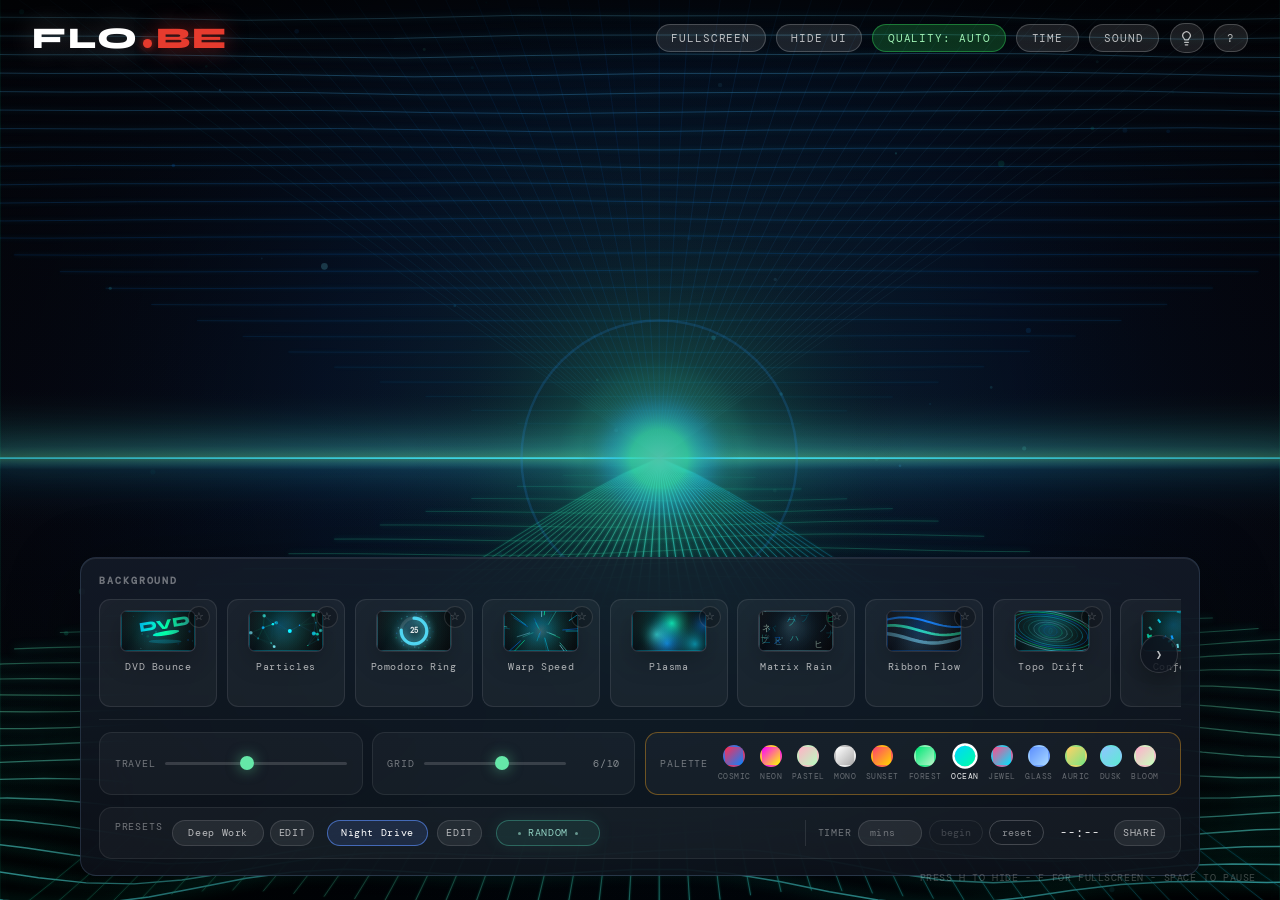
<file: index.html>
<!DOCTYPE html>
<html lang="en">
<head>
<meta charset="UTF-8">
<meta name="viewport" content="width=device-width, initial-scale=1.0, viewport-fit=cover">
<title>Flobe - Dynamic Backgrounds</title>
<link href="https://fonts.googleapis.com/css2?family=DM+Mono:wght@300;400&family=Syne:wght@400;700;800&display=swap" rel="stylesheet">
<link rel="stylesheet" href="styles.css">
<script async src="https://tally.so/widgets/embed.js"></script>
</head>
<body>

<canvas id="bg-canvas" aria-hidden="true"></canvas>

<div id="ui">
  <div id="title-bar">
    <div class="logo" aria-label="Flobe">
      <span class="logo-focus">Flo</span>
      <div class="logo-dot"></div>
      <span class="logo-flow">be</span>
    </div>
    <div id="top-actions">
      <button id="fullscreen-btn" type="button" aria-label="Toggle fullscreen">FULLSCREEN</button>
      <button id="hide-btn" type="button" aria-label="Hide interface">HIDE UI</button>
      <button id="auto-quality-btn" type="button" aria-label="Change quality profile">AUTO</button>
      <button id="leaderboard-btn" type="button" title="Most used backgrounds" aria-label="Most used backgrounds">TIME</button>
      <button id="sound-btn" type="button" title="Ambient sounds" aria-label="Ambient sounds">SOUND</button>
      <button id="idea-btn" type="button" title="Share an idea" aria-label="Share an idea" data-tally-open="ja5Dd1" data-tally-layout="modal" data-tally-emoji-text="💡" data-tally-emoji-animation="tada">
        <svg viewBox="0 0 24 24" aria-hidden="true">
          <path d="M15 14c.2-1.2.9-2 1.7-2.9A6 6 0 1 0 7.3 11c.8.9 1.5 1.8 1.7 3"></path>
          <path d="M9 18h6"></path>
          <path d="M10 22h4"></path>
          <path d="M10 14h4"></path>
        </svg>
      </button>
      <button id="help-btn" type="button" title="Help" aria-label="Help">?</button>
    </div>
  </div>

  <div id="global-timer" class="hidden" aria-hidden="true" aria-live="polite">
    <span id="global-timer-label">TIMER</span>
    <strong id="global-timer-display">--:--</strong>
    <button id="global-timer-toggle" type="button" aria-label="Start timer">START</button>
    <button id="global-timer-reset" type="button" aria-label="Reset timer">RESET</button>
  </div>

  <div id="panel">
    <button id="panel-toggle" type="button" aria-expanded="false">Controls</button>
    <h2>Background</h2>
    <div class="scene-rail">
      <div id="scene-grid"></div>
      <button id="scene-scroll-btn" class="scene-scroll-btn" type="button" title="More backgrounds" aria-label="More backgrounds">›</button>
    </div>
      <div id="controls">
      <div class="ctrl">
        <label id="speed-label">SPEED</label>
        <input type="range" id="speed-slider" min="1" max="10" value="5" aria-label="Speed">
      </div>
      <div class="ctrl">
        <label id="density-label">DENSITY</label>
        <input type="range" id="density-slider" min="1" max="10" value="5" aria-label="Density">
        <span id="density-value" class="ctrl-value">5/10</span>
      </div>
      <div class="ctrl">
        <label>PALETTE</label>
        <div class="palette-row" id="palette-row"></div>
      </div>
      <div class="ctrl presets">
        <label>PRESETS</label>
        <div class="preset-row shell">
          <div class="preset-row slots" id="preset-row"></div>
          <div id="timer-row" aria-label="Custom timer controls">
            <label>TIMER</label>
            <input id="timer-custom-mins" type="number" min="1" max="180" step="1" placeholder="mins" inputmode="numeric" aria-label="Timer minutes">
            <button id="timer-begin" type="button" disabled aria-label="Start timer">begin</button>
            <button id="timer-reset" type="button" aria-label="Reset timer">reset</button>
            <div id="timer-display" role="timer" aria-live="polite">--:--</div>
          </div>
          <button class="preset-share" id="preset-share-btn" type="button">SHARE</button>
        </div>
      </div>
    </div>
  </div>
</div>

<div id="timer-alert" role="alert" aria-live="assertive">
  <div id="timer-alert-box">TIME'S UP</div>
</div>

<div id="qa-badge" aria-live="polite"></div>
<div id="scene-tooltip" role="tooltip"></div>

<div id="help-overlay" class="modal-overlay" role="dialog" aria-modal="true" aria-labelledby="help-title">
  <div id="help-box">
    <h3 id="help-title">Flobe</h3>
    <div class="help-list">
      <div><span>H</span><span>hide or show the interface</span></div>
      <div><span>F</span><span>toggle fullscreen</span></div>
      <div><span>T</span><span>start, pause, or resume the active timer</span></div>
      <div><span>Space</span><span>pause or resume motion</span></div>
      <div><span>Arrows</span><span>move through focused scenes or palettes</span></div>
      <div><span>Esc</span><span>closes open panels</span></div>
      <div><span>QUALITY</span><span>cycles Auto, Crisp, and Battery render profiles</span></div>
      <div><span>SOUND</span><span>opens three opt-in ambient sound choices</span></div>
      <div><span>IDEA</span><span>opens the feedback form</span></div>
      <div><span>V</span><span>runs a visual QA cycle across scenes</span></div>
      <div><span>PRESETS</span><span>save two local scene setups in this browser</span></div>
      <div><span>SHARE</span><span>copies the current scene settings as a link</span></div>
    </div>
    <button id="help-close" type="button">CLOSE</button>
  </div>
</div>

<div id="leaderboard-overlay" class="modal-overlay" role="dialog" aria-modal="true" aria-labelledby="leaderboard-title">
  <div id="leaderboard-box">
    <h3 id="leaderboard-title">Most Used</h3>
    <div id="usage-summary" class="usage-summary"></div>
    <div id="leaderboard-list"></div>
    <button id="leaderboard-close" type="button">CLOSE</button>
  </div>
</div>

<div id="sound-overlay" class="modal-overlay" role="dialog" aria-modal="true" aria-labelledby="sound-title">
  <div id="sound-box">
    <h3 id="sound-title">Ambient Sound</h3>
    <div id="sound-list" class="sound-list"></div>
    <label class="sound-volume" for="sound-volume">
      <span>VOLUME</span>
      <input id="sound-volume" type="range" min="0" max="100" value="55">
      <span id="sound-volume-value">55%</span>
    </label>
    <div id="sound-status" aria-live="polite"></div>
    <button id="sound-close" type="button">CLOSE</button>
  </div>
</div>

<div id="rename-overlay" class="modal-overlay" role="dialog" aria-modal="true" aria-labelledby="rename-title">
  <div id="rename-box">
    <h3 id="rename-title">Save Preset</h3>
    <input id="rename-input" type="text" maxlength="18" autocomplete="off" aria-label="Preset name">
    <div class="rename-actions">
      <button id="rename-cancel" type="button">CANCEL</button>
      <button id="rename-save" type="button">SAVE</button>
    </div>
  </div>
</div>

<div id="hint">PRESS H TO HIDE - F FOR FULLSCREEN - SPACE TO PAUSE</div>

</div>

<script type="module" src="js/app.js"></script>
</body>
</html>
</file>
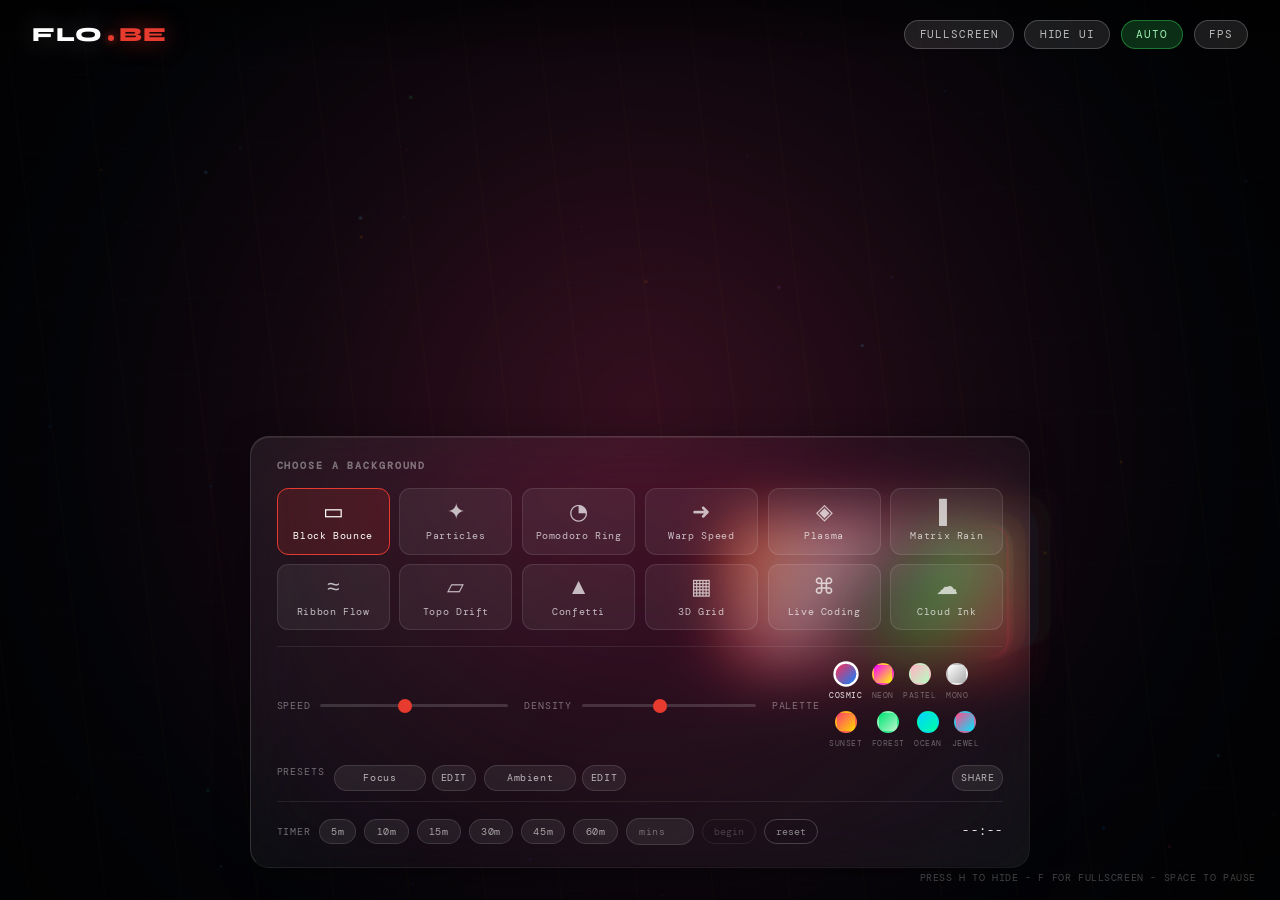
<file: index - Copy 24.4.26.html>
﻿<!DOCTYPE html>
<html lang="en">
<head>
<meta charset="UTF-8">
<meta name="viewport" content="width=device-width, initial-scale=1.0">
<title>Flobe - Dynamic Backgrounds</title>
<link href="https://fonts.googleapis.com/css2?family=DM+Mono:wght@300;400&family=Syne:wght@400;700;800&display=swap" rel="stylesheet">
<style>
  *, *::before, *::after { box-sizing: border-box; margin: 0; padding: 0; }

  :root {
    --ink: #0f0f0f;
    --paper: #f5f2eb;
    --muted: #888;
    --accent: #e63b2e;
    --panel-bg: rgba(245,242,235,0.92);
    --panel-border: rgba(0,0,0,0.12);
  }

.pal-wrap {
  display: flex;
  flex-direction: column;
  align-items: center;
  gap: 0.3rem;
  cursor: pointer;
}
.pal-label {
  font-family: 'DM Mono', monospace;
  font-size: 0.52rem;
  letter-spacing: 0.06em;
  color: rgba(255,255,255,0.35);
  text-transform: uppercase;
  transition: color 0.15s;
  white-space: nowrap;
}
.pal-wrap:hover .pal-label { color: rgba(255,255,255,0.7); }
.pal-swatch.active + .pal-label { color: rgba(255,255,255,0.9); }

  body {
    font-family: 'Syne', sans-serif;
    background: #0f0f0f;
    color: #fff;
    overflow: hidden;
    height: 100vh;
    width: 100vw;
  }

  /* CANVAS LAYER */
  #bg-canvas {
    position: fixed;
    inset: 0;
    width: 100%;
    height: 100%;
    z-index: 0;
  }

  /* UI OVERLAY */
  #ui {
    position: fixed;
    z-index: 10;
    inset: 0;
    pointer-events: none;
    display: flex;
    flex-direction: column;
    justify-content: flex-end;
    align-items: center;
    padding-bottom: 2rem;
    transition: opacity 0.6s;
  }
  #ui.hidden { opacity: 0; }
  #ui.hidden #panel { pointer-events: none; }

  #title-bar {
    position: fixed;
    top: 0; left: 0; right: 0;
    padding: 1.25rem 2rem;
    display: flex;
    align-items: center;
    justify-content: space-between;
    pointer-events: all;
    background: linear-gradient(to bottom, rgba(0,0,0,0.5), transparent);
  }

  .logo {
    display: flex;
    align-items: baseline;
    gap: 0.1em;
    cursor: default;
    user-select: none;
  }
  .logo-focus {
    font-family: 'Syne', sans-serif;
    font-size: 1.25rem;
    font-weight: 800;
    letter-spacing: 0.06em;
    text-transform: uppercase;
    color: #fff;
    text-shadow: 0 0 28px rgba(255,255,255,0.25);
  }
  .logo-flow {
    font-family: 'Syne', sans-serif;
    font-size: 1.25rem;
    font-weight: 800;
    letter-spacing: 0.06em;
    text-transform: uppercase;
    color: #e63b2e;
    text-shadow: 0 0 22px rgba(230,59,46,0.55);
  }
  .logo-dot {
    width: 6px;
    height: 6px;
    border-radius: 50%;
    background: #e63b2e;
    margin: 0 0.18em 0.22em;
    box-shadow: 0 0 8px rgba(230,59,46,0.8);
    flex-shrink: 0;
  }

  #top-actions {
    display: flex;
    gap: 0.65rem;
    align-items: center;
  }

  #hide-btn,
  #fullscreen-btn,
  #auto-quality-btn {
    font-family: 'DM Mono', monospace;
    font-size: 0.7rem;
    letter-spacing: 0.08em;
    background: rgba(255,255,255,0.1);
    border: 1px solid rgba(255,255,255,0.2);
    color: rgba(255,255,255,0.7);
    padding: 0.4rem 0.9rem;
    border-radius: 999px;
    cursor: pointer;
    pointer-events: all;
    transition: background 0.2s, color 0.2s;
  }
  #hide-btn:hover,
  #fullscreen-btn:hover,
  #auto-quality-btn:hover { background: rgba(255,255,255,0.2); color: #fff; }
  #auto-quality-btn.active {
    background: rgba(48,209,88,0.22);
    border-color: rgba(48,209,88,0.45);
    color: #9df0b3;
  }

#fps-btn {
  font-family: 'DM Mono', monospace;
  font-size: 0.7rem;
  letter-spacing: 0.08em;
  background: rgba(255,255,255,0.1);
  border: 1px solid rgba(255,255,255,0.2);
  color: rgba(255,255,255,0.7);
  padding: 0.4rem 0.9rem;
  border-radius: 999px;
  cursor: pointer;
  pointer-events: all;
  transition: background 0.2s, color 0.2s;
}
#fps-btn:hover { background: rgba(255,255,255,0.2); color: #fff; }
#fps-btn.active { background: rgba(230,59,46,0.25); border-color: rgba(230,59,46,0.5); color: #e63b2e; }
  
  /* Panel */
  #panel {
    pointer-events: all;
    background: linear-gradient(
      135deg,
      rgba(255,255,255,0.07) 0%,
      rgba(255,255,255,0.03) 50%,
      rgba(255,255,255,0.06) 100%
    );
    backdrop-filter: blur(28px) saturate(160%);
    -webkit-backdrop-filter: blur(28px) saturate(160%);
    border: 1px solid rgba(255,255,255,0.14);
    border-bottom-color: rgba(255,255,255,0.06);
    border-right-color: rgba(255,255,255,0.06);
    border-radius: 1.2rem;
    padding: 1.4rem 1.6rem;
    width: min(96vw, 780px);
    box-shadow:
      0 8px 32px rgba(0,0,0,0.4),
      0 1px 0 rgba(255,255,255,0.08) inset,
      0 -1px 0 rgba(0,0,0,0.2) inset;
  }

  #panel h2 {
    font-size: 0.65rem;
    letter-spacing: 0.18em;
    text-transform: uppercase;
    color: rgba(255,255,255,0.4);
    margin-bottom: 1rem;
    font-family: 'DM Mono', monospace;
  }

  /* SCENE GRID */
  #scene-grid {
    display: grid;
    grid-template-columns: repeat(auto-fill, minmax(108px, 1fr));
    gap: 0.6rem;
    margin-bottom: 1rem;
  }

  .scene-btn {
    background: rgba(255,255,255,0.06);
    border: 1px solid rgba(255,255,255,0.1);
    border-radius: 0.7rem;
    padding: 0.7rem 0.5rem;
    cursor: pointer;
    text-align: center;
    transition: background 0.15s, border-color 0.15s, transform 0.12s;
    display: flex;
    flex-direction: column;
    align-items: center;
    gap: 0.4rem;
    color: rgba(255,255,255,0.7);
  }
  .scene-btn:hover { background: rgba(255,255,255,0.12); transform: translateY(-1px); }
  .scene-btn.active {
    border-color: #e63b2e;
    background: rgba(230,59,46,0.15);
    color: #fff;
  }
  .scene-btn .icon { font-size: 1.4rem; line-height: 1; }
  .scene-btn .label { font-size: 0.65rem; font-family: 'DM Mono', monospace; letter-spacing: 0.06em; }

  /*  CONTROLS  */
  #controls {
  display: flex;
  gap: 1rem;
  align-items: center;
  flex-wrap: wrap;
  border-top: 1px solid rgba(255,255,255,0.08);
  padding-top: 1rem;
}

  .ctrl {
  display: flex;
  align-items: center;
  gap: 0.6rem;
  flex: 1;
  min-width: 140px;
}
.ctrl:last-child {
  flex-basis: 100%;
  flex-grow: 0;
}

.ctrl.presets {
  flex-basis: 100%;
  flex-grow: 0;
  align-items: flex-start;
}

  .ctrl label {
    font-family: 'DM Mono', monospace;
    font-size: 0.65rem;
    letter-spacing: 0.08em;
    color: rgba(255,255,255,0.4);
    white-space: nowrap;
  }

  .ctrl input[type=range] {
    flex: 1;
    -webkit-appearance: none;
    height: 3px;
    background: rgba(255,255,255,0.15);
    border-radius: 99px;
    outline: none;
  }
  .ctrl input[type=range]::-webkit-slider-thumb {
    -webkit-appearance: none;
    width: 14px; height: 14px;
    background: #e63b2e;
    border-radius: 50%;
    cursor: pointer;
  }

  .palette-row {
  display: flex;
  gap: 0.6rem;
  align-items: flex-start;
  flex-wrap: wrap;
}

  .preset-row {
    display: flex;
    gap: 0.55rem;
    align-items: center;
    flex-wrap: wrap;
  }
  .preset-row.shell {
    justify-content: space-between;
    width: 100%;
    gap: 0.75rem;
  }
  .preset-row.slots {
    gap: 0.5rem;
  }
  .preset-slot {
    display: flex;
    gap: 0.35rem;
    align-items: center;
  }
  .preset-btn,
  .preset-edit,
  .preset-share {
    font-family: 'DM Mono', monospace;
    font-size: 0.65rem;
    letter-spacing: 0.06em;
    background: rgba(255,255,255,0.07);
    border: 1px solid rgba(255,255,255,0.12);
    color: rgba(255,255,255,0.68);
    border-radius: 999px;
    cursor: pointer;
    transition: background 0.15s, color 0.15s, border-color 0.15s;
  }
  .preset-btn {
    padding: 0.35rem 0.8rem;
    min-width: 92px;
  }
  .preset-edit,
  .preset-share {
    padding: 0.35rem 0.5rem;
    min-width: 34px;
  }
  .preset-btn:hover,
  .preset-edit:hover,
  .preset-share:hover {
    background: rgba(255,255,255,0.14);
    color: #fff;
  }
  .preset-btn.active {
    border-color: #e63b2e;
    background: rgba(230,59,46,0.18);
    color: #fff;
  }
  .pal-swatch {
    width: 22px; height: 22px;
    border-radius: 50%;
    cursor: pointer;
    border: 2px solid transparent;
    transition: transform 0.15s, border-color 0.15s;
  }
  .pal-swatch:hover { transform: scale(1.15); }
  .pal-swatch.active { border-color: #fff; transform: scale(1.15); }

  /* Hint text */
  #hint {
    position: fixed;
    bottom: 1rem;
    right: 1.5rem;
    font-family: 'DM Mono', monospace;
    font-size: 0.62rem;
    color: rgba(255,255,255,0.25);
    letter-spacing: 0.06em;
    pointer-events: none;
    z-index: 11;
  }

/* ---- FPS COUNTER ---- */
#fps-counter {
  position: fixed;
  top: 1.25rem;
  left: 50%;
  transform: translateX(-50%);
  font-family: 'DM Mono', monospace;
  font-size: 0.68rem;
  letter-spacing: 0.1em;
  color: rgba(255,255,255,0.5);
  background: rgba(0,0,0,0.45);
  border: 1px solid rgba(255,255,255,0.1);
  border-radius: 999px;
  padding: 0.28rem 0.85rem;
  pointer-events: none;
  z-index: 15;
  display: none;
  gap: 0.5rem;
  align-items: center;
}
#fps-counter.visible { display: flex; }
#fps-dot {
  width: 6px; height: 6px;
  border-radius: 50%;
  background: #30d158;
  flex-shrink: 0;
  transition: background 0.4s;
}
#fps-dot.amber { background: #ff9f0a; }
#fps-dot.red   { background: #e63b2e; }

  /* TIMER */
  #timer-row {
    display: flex;
    gap: 0.5rem;
    align-items: center;
    flex-wrap: wrap;
    border-top: 1px solid rgba(255,255,255,0.08);
    padding-top: 1rem;
    margin-top: 0.65rem;
  }
  #timer-row label {
    font-family: 'DM Mono', monospace;
    font-size: 0.65rem;
    letter-spacing: 0.08em;
    color: rgba(255,255,255,0.4);
    white-space: nowrap;
  }
  .timer-preset {
    font-family: 'DM Mono', monospace;
    font-size: 0.65rem;
    letter-spacing: 0.06em;
    background: rgba(255,255,255,0.07);
    border: 1px solid rgba(255,255,255,0.12);
    color: rgba(255,255,255,0.6);
    padding: 0.3rem 0.7rem;
    border-radius: 999px;
    cursor: pointer;
    transition: background 0.15s, color 0.15s, border-color 0.15s;
  }
  .timer-preset:hover { background: rgba(255,255,255,0.14); color: #fff; }
  .timer-preset.active { border-color: #e63b2e; background: rgba(230,59,46,0.18); color: #fff; }
  #timer-display {
    font-family: 'DM Mono', monospace;
    font-size: 0.75rem;
    color: rgba(255,255,255,0.9);
    letter-spacing: 0.1em;
    margin-left: auto;
    min-width: 52px;
    text-align: right;
  }
  #timer-custom-mins {
    width: 68px;
    font-family: 'DM Mono', monospace;
    font-size: 0.65rem;
    letter-spacing: 0.04em;
    background: rgba(255,255,255,0.07);
    border: 1px solid rgba(255,255,255,0.12);
    color: rgba(255,255,255,0.86);
    padding: 0.36rem 0.55rem;
    border-radius: 999px;
    outline: none;
    text-align: center;
  }
  #timer-custom-mins::placeholder {
    color: rgba(255,255,255,0.35);
  }
  #timer-custom-mins:focus {
    border-color: rgba(230,59,46,0.5);
  }
  #timer-display.running { color: #e63b2e; }
  #timer-begin,
  #timer-reset {
    font-family: 'DM Mono', monospace;
    font-size: 0.65rem;
    background: transparent;
    border: 1px solid rgba(255,255,255,0.2);
    color: rgba(255,255,255,0.5);
    padding: 0.3rem 0.7rem;
    border-radius: 999px;
    cursor: pointer;
    transition: background 0.15s, color 0.15s;
  }
  #timer-begin:hover,
  #timer-reset:hover { background: rgba(255,255,255,0.1); color: #fff; }
  #timer-begin:disabled {
    opacity: 0.4;
    cursor: default;
  }
  
  /* ALERT OVERLAY */
  #timer-alert {
    position: fixed;
    inset: 0;
    z-index: 20;
    display: none;
    align-items: center;
    justify-content: center;
    pointer-events: none;
  }
  #timer-alert.show { display: flex; }
  #timer-alert-box {
    font-family: 'DM Mono', monospace;
    font-size: 1.1rem;
    letter-spacing: 0.12em;
    color: #fff;
    background: rgba(230,59,46,0.92);
    border-radius: 1rem;
    padding: 1.4rem 2.4rem;
    text-align: center;
    animation: alertPulse 0.5s ease-in-out 2;
  }
  @keyframes alertPulse {
    0%,100% { transform: scale(1); }
    50%      { transform: scale(1.06); }
  }
</style>
</head>
<body>

<canvas id="bg-canvas"></canvas>

<div id="ui">
  <div id="title-bar">
    <div class="logo">
      <span class="logo-focus">Flo</span>
      <div class="logo-dot"></div>
      <span class="logo-flow">be</span>
    </div>
    <div id="top-actions">
      <button id="fullscreen-btn">FULLSCREEN</button>
      <button id="hide-btn">HIDE UI</button>
      <button id="auto-quality-btn">AUTO</button>
      <button id="fps-btn">FPS</button>
    </div>
  </div>

  <div id="panel">
    <h2>Choose a background</h2>
    <div id="scene-grid"></div>
    <div id="controls">
      <div class="ctrl">
        <label>SPEED</label>
        <input type="range" id="speed-slider" min="1" max="10" value="5">
      </div>
      <div class="ctrl">
        <label>DENSITY</label>
        <input type="range" id="density-slider" min="1" max="10" value="5">
      </div>
      <div class="ctrl">
        <label>PALETTE</label>
        <div class="palette-row" id="palette-row"></div>
      </div>
      <div class="ctrl presets">
        <label>PRESETS</label>
        <div class="preset-row shell">
          <div class="preset-row slots" id="preset-row"></div>
          <button class="preset-share" id="preset-share-btn">SHARE</button>
        </div>
      </div>
    </div>

    <div id="timer-row">
      <label>TIMER</label>
      <button class="timer-preset" data-mins="5">5m</button>
      <button class="timer-preset" data-mins="10">10m</button>
      <button class="timer-preset" data-mins="15">15m</button>
      <button class="timer-preset" data-mins="30">30m</button>
      <button class="timer-preset" data-mins="45">45m</button>
      <button class="timer-preset" data-mins="60">60m</button>
      <input id="timer-custom-mins" type="number" min="1" max="180" step="1" placeholder="mins" inputmode="numeric">
      <button id="timer-begin" disabled>begin</button>
      <button id="timer-reset">reset</button>
      <div id="timer-display">--:--</div>
    </div>
  </div>
</div>

<div id="timer-alert">
  <div id="timer-alert-box">TIME'S UP</div>
</div>

<div id="fps-counter">
  <div id="fps-dot"></div>
  <span id="fps-text">-- fps</span>
</div>

<div id="hint">PRESS H TO HIDE - F FOR FULLSCREEN - SPACE TO PAUSE</div>

</div>

<script>
// ----------------------------------------
// ----------------------------------------
// ----------------------------------------
const PALETTES = {
  cosmic:  ['#ff2d55','#ff9f0a','#0a84ff','#30d158','#bf5af2','#5ac8fa'],
  neon:    ['#ff00ff','#00ffff','#ffff00','#ff3300','#00ff88','#ff0099'],
  pastel:  ['#ffb3c6','#a0c4ff','#b9fbc0','#ffd6a5','#e0c3fc','#98f5e1'],
  mono:    ['#ffffff','#e0e0e0','#aaaaaa','#777777','#444444','#1a1a1a'],
  sunset:  ['#ff416c','#ff9a3c','#ffd700','#ff6200','#ff2244','#c0392b'],
  forest:  ['#00e676','#69f0ae','#b9f6ca','#00c853','#64dd17','#ccff90'],
  ocean:   ['#00d4ff','#0077ff','#00ffa3','#7bdff2','#2ec4b6','#005f73'],
  jewel:   ['#ff4d8d','#7c3aed','#00e5ff','#ffd166','#06d6a0','#3a0ca3'],
};

let currentPalette = PALETTES.cosmic;
let activePaletteKey = 'cosmic';
const PRESET_STORAGE_KEY = 'flobe-presets-v1';
const SESSION_STORAGE_KEY = 'flobe-session-v1';
const DEFAULT_PRESETS = [
  { name:'Focus', sceneId:'pomodoro', paletteKey:'mono', speed:3, density:4 },
  { name:'Ambient', sceneId:'ribbons', paletteKey:'ocean', speed:5, density:6 },
];
let presets = [];
let activePresetIndex = -1;

// ----------------------------------------
// ----------------------------------------
// ----------------------------------------
const SCENES = [
  { id:'block',     label:'Block Bounce',  icon:'▭' },
  { id:'particles', label:'Particles',     icon:'✦' },
  { id:'pomodoro', label:'Pomodoro Ring', icon:'◔' },
  { id:'warp',      label:'Warp Speed',    icon:'➜' },
  { id:'plasma',    label:'Plasma',        icon:'◈' },
  { id:'rain',      label:'Matrix Rain',   icon:'▌' },
  { id:'ribbons',   label:'Ribbon Flow',   icon:'≈' },
  { id:'topography', label:'Topo Drift',   icon:'▱' },
  { id:'confetti',  label:'Confetti',      icon:'▲' },
  { id:'grid3d',    label:'3D Grid',       icon:'▦' },
  { id:'livecoding', label:'Live Coding', icon:'⌘' },
  { id:'inkcloud',  label:'Cloud Ink',     icon:'☁' },
];

// ----------------------------------------
// ----------------------------------------
// ----------------------------------------
const canvas = document.getElementById('bg-canvas');
const ctx = canvas.getContext('2d');
let W, H;
const transitionCanvas = document.createElement('canvas');
const transitionCtx = transitionCanvas.getContext('2d');
const speedSlider = document.getElementById('speed-slider');
const densitySlider = document.getElementById('density-slider');
const presetRow = document.getElementById('preset-row');
const autoQualityBtn = document.getElementById('auto-quality-btn');
const presetShareBtn = document.getElementById('preset-share-btn');
const timerCustomMinsInput = document.getElementById('timer-custom-mins');

// ----------------------------------------
// ----------------------------------------
// ----------------------------------------
let speed = 5, density = 5;
let paused = false;
let rafId = null;
let currentScene = null;
let activeSceneId = null;
let renderScale = 1;
let autoQualityEnabled = true;
let transitionStart = 0;
let transitionActive = false;
const TRANSITION_DURATION = 360;
const MIN_RENDER_SCALE = 0.7;
const MAX_RENDER_SCALE = 1;
let fpsCurrent = 0;
let fpsAdjustCooldownUntil = 0;

function resize() {
  canvas.style.width = `${window.innerWidth}px`;
  canvas.style.height = `${window.innerHeight}px`;
  W = canvas.width  = Math.max(1, Math.round(window.innerWidth * renderScale));
  H = canvas.height = Math.max(1, Math.round(window.innerHeight * renderScale));
  if(currentScene) currentScene.reset?.();
}
window.addEventListener('resize', resize);
resize();

function captureTransitionFrame() {
  if(!W || !H || !currentScene) return;
  transitionCanvas.width = W;
  transitionCanvas.height = H;
  transitionCtx.clearRect(0, 0, W, H);
  transitionCtx.drawImage(canvas, 0, 0, W, H);
  transitionStart = performance.now();
  transitionActive = true;
}

function drawTransition(now) {
  if(!transitionActive) return;
  const progress = Math.min(1, (now - transitionStart) / TRANSITION_DURATION);
  if(progress >= 1) {
    transitionActive = false;
    return;
  }
  ctx.save();
  ctx.globalAlpha = 1 - progress;
  ctx.drawImage(transitionCanvas, 0, 0, W, H);
  ctx.restore();
}

function rebuildCurrentScene() {
  if(!activeSceneId) return;
  currentScene = SceneFactories[activeSceneId]?.();
}

function applyRenderScale(nextScale) {
  const clamped = Math.max(MIN_RENDER_SCALE, Math.min(MAX_RENDER_SCALE, Math.round(nextScale * 100) / 100));
  if(Math.abs(clamped - renderScale) < 0.01) return;
  renderScale = clamped;
  resize();
  rebuildCurrentScene();
  fpsFrameTimes = [];
  fpsLastTime = null;
  fpsAdjustCooldownUntil = performance.now() + 2600;
  updateAutoQualityButton();
}

function updateAutoQualityButton() {
  autoQualityBtn.classList.toggle('active', autoQualityEnabled);
  autoQualityBtn.textContent = 'AUTO';
  autoQualityBtn.title = autoQualityEnabled
    ? `Auto quality on (${Math.round(renderScale * 100)}%)`
    : 'Auto quality off';
}

function normalizedSpeedValue(value) {
  return Math.max(1, Math.min(10, Number(value) || 5));
}

function normalizedDensityValue(value) {
  return Math.max(1, Math.min(10, Number(value) || 5));
}

function buildShareUrl() {
  const url = new URL(window.location.href);
  url.searchParams.set('scene', activeSceneId || 'block');
  url.searchParams.set('palette', activePaletteKey);
  url.searchParams.set('speed', String(speed));
  url.searchParams.set('density', String(density));
  if(timerSelectedSecs > 0) url.searchParams.set('timer', String(Math.max(1, Math.round(timerSelectedSecs / 60))));
  else url.searchParams.delete('timer');
  url.searchParams.set('auto', autoQualityEnabled ? '1' : '0');
  return url;
}

function syncShareUrl() {
  if(!window.history?.replaceState) return;
  const next = buildShareUrl();
  history.replaceState(null, '', next);
}

function getSessionState() {
  return {
    sceneId: activeSceneId || 'block',
    paletteKey: activePaletteKey,
    speed,
    density,
    timerSecs: timerSelectedSecs,
    customTimerMins: Math.max(0, Number(timerCustomMinsInput.value) || 0),
    autoQualityEnabled,
  };
}

function saveSessionState() {
  try {
    localStorage.setItem(SESSION_STORAGE_KEY, JSON.stringify(getSessionState()));
  } catch {}
}

function sanitizeState(raw = {}) {
  const fallbackSceneId = SCENES.some(scene => scene.id === raw.sceneId) ? raw.sceneId : 'block';
  const fallbackPaletteKey = PALETTES[raw.paletteKey] ? raw.paletteKey : activePaletteKey;
  const timerSecs = Math.max(0, Math.min(180 * 60, Math.round(Number(raw.timerSecs || 0))));
  const customTimerMins = Math.max(0, Math.min(180, Math.round(Number(raw.customTimerMins || 0))));
  return {
    sceneId: fallbackSceneId,
    paletteKey: fallbackPaletteKey,
    speed: normalizedSpeedValue(raw.speed),
    density: normalizedDensityValue(raw.density),
    timerSecs,
    customTimerMins,
    autoQualityEnabled: raw.autoQualityEnabled !== false,
  };
}

function loadSavedSessionState() {
  try {
    const raw = localStorage.getItem(SESSION_STORAGE_KEY);
    if(!raw) return null;
    return sanitizeState(JSON.parse(raw));
  } catch {
    return null;
  }
}

function loadStateFromUrl() {
  const params = new URLSearchParams(window.location.search);
  if(!params.toString()) return null;
  return sanitizeState({
    sceneId: params.get('scene'),
    paletteKey: params.get('palette'),
    speed: params.get('speed'),
    density: params.get('density'),
    timerSecs: (Number(params.get('timer')) || 0) * 60,
    customTimerMins: Number(params.get('timer')) || 0,
    autoQualityEnabled: params.get('auto') !== '0',
  });
}

function applyBootState(state) {
  const next = sanitizeState(state || {});
  speed = next.speed;
  density = next.density;
  speedSlider.value = speed;
  densitySlider.value = density;
  setPalette(next.paletteKey);
  autoQualityEnabled = next.autoQualityEnabled;
  if(!autoQualityEnabled) renderScale = 1;
  updateAutoQualityButton();
  if(next.timerSecs > 0) {
    selectTimer(next.timerSecs);
    timerCustomMinsInput.value = next.customTimerMins || Math.round(next.timerSecs / 60);
  } else if(next.customTimerMins > 0) {
    timerCustomMinsInput.value = next.customTimerMins;
  }
  return next.sceneId;
}

// ----------------------------------------
// ----------------------------------------
// ----------------------------------------
const grid = document.getElementById('scene-grid');
SCENES.forEach(s => {
  const btn = document.createElement('button');
  btn.className = 'scene-btn';
  btn.dataset.id = s.id;
  btn.innerHTML = `<span class="icon">${s.icon}</span><span class="label">${s.label}</span>`;
  btn.addEventListener('click', () => {
    activateScene(s.id);
    syncActivePreset();
    persistAppState();
  });
  grid.appendChild(btn);
});

const palRow = document.getElementById('palette-row');
Object.keys(PALETTES).forEach(key => {
  const wrap = document.createElement('div');
  wrap.className = 'pal-wrap';

  const sw = document.createElement('div');
  sw.className = 'pal-swatch' + (key === activePaletteKey ? ' active' : '');
  sw.style.background = `linear-gradient(135deg, ${PALETTES[key][0]}, ${PALETTES[key][2]})`;
  sw.title = key;

  const lbl = document.createElement('span');
  lbl.className = 'pal-label';
  lbl.textContent = key;

  wrap.appendChild(sw);
  wrap.appendChild(lbl);

  wrap.addEventListener('click', () => {
    setPalette(key);
    activateScene(activeSceneId);
    syncActivePreset();
    persistAppState();
  });
  palRow.appendChild(wrap);
});

function setPalette(key) {
  if(!PALETTES[key]) return;
  document.querySelectorAll('.pal-swatch').forEach(s=>s.classList.remove('active'));
  document.querySelectorAll('.pal-wrap').forEach((wrap, i) => {
    const match = Object.keys(PALETTES)[i] === key;
    const swatch = wrap.querySelector('.pal-swatch');
    if(match && swatch) swatch.classList.add('active');
  });
  currentPalette = PALETTES[key];
  activePaletteKey = key;
}

function persistAppState() {
  saveSessionState();
  syncShareUrl();
}

function loadPresets() {
  try {
    const raw = localStorage.getItem(PRESET_STORAGE_KEY);
    if(!raw) return DEFAULT_PRESETS.map(p => ({ ...p }));
    const parsed = JSON.parse(raw);
    if(!Array.isArray(parsed) || parsed.length !== 2) throw new Error('bad preset data');
    return parsed.map((preset, i) => ({
      name: typeof preset?.name === 'string' && preset.name.trim() ? preset.name.trim() : DEFAULT_PRESETS[i].name,
      sceneId: SCENES.some(scene => scene.id === preset?.sceneId) ? preset.sceneId : DEFAULT_PRESETS[i].sceneId,
      paletteKey: PALETTES[preset?.paletteKey] ? preset.paletteKey : DEFAULT_PRESETS[i].paletteKey,
      speed: Math.max(1, Math.min(10, Number(preset?.speed) || DEFAULT_PRESETS[i].speed)),
      density: Math.max(1, Math.min(10, Number(preset?.density) || DEFAULT_PRESETS[i].density)),
    }));
  } catch {
    return DEFAULT_PRESETS.map(p => ({ ...p }));
  }
}

function savePresets() {
  try {
    localStorage.setItem(PRESET_STORAGE_KEY, JSON.stringify(presets));
  } catch {}
}

function currentSettings() {
  return {
    sceneId: activeSceneId,
    paletteKey: activePaletteKey,
    speed,
    density,
  };
}

function presetMatchesCurrent(preset) {
  const current = currentSettings();
  return preset.sceneId === current.sceneId
    && preset.paletteKey === current.paletteKey
    && preset.speed === current.speed
    && preset.density === current.density;
}

function syncActivePreset() {
  activePresetIndex = presets.findIndex(presetMatchesCurrent);
  document.querySelectorAll('.preset-btn').forEach((btn, i) => {
    btn.classList.toggle('active', i === activePresetIndex);
  });
}

function renderPresetButtons() {
  presetRow.innerHTML = '';
  presets.forEach((preset, i) => {
    const slot = document.createElement('div');
    slot.className = 'preset-slot';

    const applyBtn = document.createElement('button');
    applyBtn.className = 'preset-btn';
    applyBtn.textContent = preset.name;
    applyBtn.title = `Apply ${preset.name}`;
    applyBtn.addEventListener('click', () => applyPreset(i));

    const editBtn = document.createElement('button');
    editBtn.className = 'preset-edit';
    editBtn.textContent = 'EDIT';
    editBtn.title = `Save current settings to ${preset.name}`;
    editBtn.addEventListener('click', () => editPreset(i));

    slot.appendChild(applyBtn);
    slot.appendChild(editBtn);
    presetRow.appendChild(slot);
  });
  syncActivePreset();
}

function applyPreset(index) {
  const preset = presets[index];
  if(!preset) return;
  speed = preset.speed;
  density = preset.density;
  speedSlider.value = speed;
  densitySlider.value = density;
  setPalette(preset.paletteKey);
  activateScene(preset.sceneId);
  syncActivePreset();
  persistAppState();
}

function editPreset(index) {
  const preset = presets[index];
  if(!preset) return;
  const nextName = window.prompt('Preset name', preset.name);
  if(nextName === null) return;
  presets[index] = {
    ...currentSettings(),
    name: nextName.trim() || preset.name,
  };
  savePresets();
  renderPresetButtons();
  persistAppState();
}

presets = loadPresets();
renderPresetButtons();
speedSlider.addEventListener('input', e => {
  speed = normalizedSpeedValue(e.target.value);
  activateScene(activeSceneId, { transition:false });
  syncActivePreset();
  persistAppState();
});
densitySlider.addEventListener('input', e => {
  density = normalizedDensityValue(e.target.value);
  activateScene(activeSceneId, { transition:false });
  syncActivePreset();
  persistAppState();
});

autoQualityBtn.addEventListener('click', () => {
  autoQualityEnabled = !autoQualityEnabled;
  if(!autoQualityEnabled) applyRenderScale(1);
  updateAutoQualityButton();
  persistAppState();
});
presetShareBtn.addEventListener('click', async () => {
  const url = buildShareUrl().toString();
  try {
    await navigator.clipboard.writeText(url);
    const prev = presetShareBtn.textContent;
    presetShareBtn.textContent = 'COPIED';
    setTimeout(() => { presetShareBtn.textContent = prev; }, 1200);
  } catch {
    window.prompt('Copy this link', url);
  }
});
updateAutoQualityButton();

// ----------------------------------------
let uiHidden = false;
const ui = document.getElementById('ui');
const hideBtn = document.getElementById('hide-btn');
const fullscreenBtn = document.getElementById('fullscreen-btn');
hideBtn.addEventListener('click', toggleUI);
fullscreenBtn.addEventListener('click', toggleFullscreen);
function toggleUI() {
  uiHidden = !uiHidden;
  ui.classList.toggle('hidden', uiHidden);
  document.getElementById('hint').style.opacity = uiHidden ? 0.15 : 1;
  hideBtn.textContent = uiHidden ? 'SHOW UI' : 'HIDE UI';
  if(uiHidden) { ui.style.pointerEvents = 'none'; }
  else { ui.style.pointerEvents = ''; }
}

async function toggleFullscreen() {
  if (!document.fullscreenElement) {
    await document.documentElement.requestFullscreen?.();
  } else {
    await document.exitFullscreen?.();
  }
}

function syncFullscreenLabel() {
  fullscreenBtn.textContent = document.fullscreenElement ? 'EXIT FULLSCREEN' : 'FULLSCREEN';
}

document.addEventListener('fullscreenchange', syncFullscreenLabel);
syncFullscreenLabel();

document.addEventListener('keydown', e => {
  if(e.key.toLowerCase() === 'h') toggleUI();
  if(e.key.toLowerCase() === 'f') toggleFullscreen();
  if(e.key === ' ') { paused = !paused; if(!paused) loop(); e.preventDefault(); }
});

// ----------------------------------------
// ----------------------------------------
// ----------------------------------------
let timerInterval = null;
let timerSecsLeft = 0;
let timerSelectedSecs = 0;
const timerDisplay = document.getElementById('timer-display');
const timerBegin   = document.getElementById('timer-begin');
const timerReset   = document.getElementById('timer-reset');
const timerAlert   = document.getElementById('timer-alert');

function clearTimerPresetHighlights() {
  document.querySelectorAll('.timer-preset').forEach(b=>b.classList.remove('active'));
}

function playAlertSound() {
  const AudioCtx = window.AudioContext || window.webkitAudioContext;
  if(!AudioCtx) return;
  function beep() {
    const ac = new AudioCtx();
    const osc = ac.createOscillator();
    const gain = ac.createGain();
    osc.connect(gain); gain.connect(ac.destination);
    osc.type = 'sine';
    osc.frequency.setValueAtTime(880, ac.currentTime);
    osc.frequency.exponentialRampToValueAtTime(440, ac.currentTime + 0.4);
    gain.gain.setValueAtTime(0.6, ac.currentTime);
    gain.gain.exponentialRampToValueAtTime(0.001, ac.currentTime + 0.5);
    osc.start(ac.currentTime);
    osc.stop(ac.currentTime + 0.5);
  }
  beep();
  setTimeout(beep, 700);
}

function formatTime(secs) {
  const m = Math.floor(secs/60), s = secs%60;
  return String(m).padStart(2,'0') + ':' + String(s).padStart(2,'0');
}

function startTimer(totalSecs) {
  clearInterval(timerInterval);
  timerSecsLeft = totalSecs;
  timerDisplay.textContent = formatTime(timerSecsLeft);
  timerDisplay.classList.add('running');
  timerBegin.disabled = true;
  timerInterval = setInterval(() => {
    timerSecsLeft--;
    timerDisplay.textContent = formatTime(timerSecsLeft);
    if(timerSecsLeft <= 0) {
      clearInterval(timerInterval);
      timerInterval = null;
      timerDisplay.textContent = '00:00';
      timerDisplay.classList.remove('running');
      timerBegin.disabled = !timerSelectedSecs;
      document.querySelectorAll('.timer-preset').forEach(b=>b.classList.remove('active'));
      // show alert and play sound twice
      timerAlert.classList.add('show');
      playAlertSound();
      setTimeout(() => timerAlert.classList.remove('show'), 3000);
    }
  }, 1000);
}

function resetTimer() {
  clearInterval(timerInterval);
  timerInterval = null;
  timerSecsLeft = 0;
  timerSelectedSecs = 0;
  timerCustomMinsInput.value = '';
  timerDisplay.textContent = '--:--';
  timerDisplay.classList.remove('running');
  timerBegin.disabled = true;
  clearTimerPresetHighlights();
  persistAppState();
}

function selectTimer(totalSecs) {
  clearInterval(timerInterval);
  timerInterval = null;
  timerSelectedSecs = totalSecs;
  timerSecsLeft = totalSecs;
  timerDisplay.textContent = formatTime(totalSecs);
  timerDisplay.classList.remove('running');
  timerBegin.disabled = false;
  persistAppState();
}

document.querySelectorAll('.timer-preset').forEach(btn => {
  btn.addEventListener('click', () => {
    clearTimerPresetHighlights();
    btn.classList.add('active');
    const secs = btn.dataset.secs ? +btn.dataset.secs : +btn.dataset.mins * 60;
    timerCustomMinsInput.value = btn.dataset.mins || Math.round(secs / 60);
    selectTimer(secs);
  });
});
timerBegin.addEventListener('click', () => {
  if(!timerSelectedSecs || timerInterval) return;
  startTimer(timerSelectedSecs);
});
timerReset.addEventListener('click', resetTimer);
timerAlert.addEventListener('click', () => timerAlert.classList.remove('show'));
timerCustomMinsInput.addEventListener('change', () => {
  const mins = Math.max(0, Math.min(180, Math.round(Number(timerCustomMinsInput.value) || 0)));
  timerCustomMinsInput.value = mins ? mins : '';
  clearTimerPresetHighlights();
  if(!mins) {
    resetTimer();
    return;
  }
  selectTimer(mins * 60);
});

// ----------------------------------------
// ----------------------------------------
// ----------------------------------------
function rnd(a,b) { return a + Math.random()*(b-a); }
function rndInt(a,b) { return Math.floor(rnd(a,b+1)); }
function rndCol() { return currentPalette[rndInt(0, currentPalette.length-1)]; }
function lerp(a,b,t) { return a+(b-a)*t; }
function densityT() { return Math.max(0, Math.min(1, (density - 1) / 9)); }
function densityCount(min,max) { return Math.round(lerp(min, max, densityT())); }

// ----------------------------------------

// ----------------------------------------
// ----------------------------------------
// ----------------------------------------
const SceneFactories = {

  // BLOCK BOUNCE
  block() {
    const BW = Math.max(1, Math.min(260, Math.max(110, W * 0.58), Math.max(1, W)));
    const BH = Math.max(1, Math.min(130, Math.max(64, H * 0.18), Math.max(1, H)));
    let x = rnd(0, Math.max(0, W - BW));
    let y = rnd(0, Math.max(0, H - BH));
    let vx = (1.8 + speed*0.3) * (Math.random()<0.5?1:-1);
    let vy = (1.2 + speed*0.22) * (Math.random()<0.5?1:-1);
    let squashX = 1;
    let squashY = 1;
    let targetSquashX = 1;
    let targetSquashY = 1;
    let angle = rnd(-0.08, 0.08);
    let angularVel = 0;
    let impactPower = 0;
    let colorIdx = 0;
    let frameN = 0;
    const trails = [];
    const ripples = [];
    const sparks = [];
    const motes = Array.from({length: densityCount(26, 70)}, () => ({
      x: rnd(0, W),
      y: rnd(0, H),
      r: rnd(0.6, 1.8),
      speed: rnd(0.08, 0.34),
      phase: rnd(0, Math.PI * 2),
      alpha: rnd(0.08, 0.22),
      col: rndCol(),
    }));
    function rgba(hex, alpha) {
      const [r, g, b] = hexToRgb(hex);
      return `rgba(${r},${g},${b},${alpha})`;
    }
    function mixHex(a, b, t) {
      const [ar, ag, ab] = hexToRgb(a);
      const [br, bg, bb] = hexToRgb(b);
      const rr = Math.round(lerp(ar, br, t));
      const rg = Math.round(lerp(ag, bg, t));
      const rb = Math.round(lerp(ab, bb, t));
      return `rgb(${rr},${rg},${rb})`;
    }
    function roundedRect(px, py, pw, ph, pr) {
      ctx.beginPath();
      ctx.moveTo(px + pr, py);
      ctx.lineTo(px + pw - pr, py);
      ctx.quadraticCurveTo(px + pw, py, px + pw, py + pr);
      ctx.lineTo(px + pw, py + ph - pr);
      ctx.quadraticCurveTo(px + pw, py + ph, px + pw - pr, py + ph);
      ctx.lineTo(px + pr, py + ph);
      ctx.quadraticCurveTo(px, py + ph, px, py + ph - pr);
      ctx.lineTo(px, py + pr);
      ctx.quadraticCurveTo(px, py, px + pr, py);
      ctx.closePath();
    }
    function drawRoundedBlock(cx, cy, w, h, radius, rot, fill) {
      ctx.save();
      ctx.translate(cx, cy);
      ctx.rotate(rot);
      ctx.fillStyle = fill;
      roundedRect(-w/2, -h/2, w, h, radius);
      ctx.fill();
      ctx.restore();
    }
    function spawnImpact(px, py, nx, ny, col, power) {
      const burstCount = Math.round(lerp(10, 26, densityT()) * power);
      ripples.push({ x: px, y: py, r: 6, life: 1, col, power });
      for(let i = 0; i < burstCount; i++) {
        const spread = rnd(-0.9, 0.9);
        const tangentX = -ny;
        const tangentY = nx;
        const speedOut = rnd(2.2, 6.8) * (0.55 + speed * 0.08) * power;
        sparks.push({
          x: px,
          y: py,
          vx: nx * speedOut + tangentX * spread * speedOut,
          vy: ny * speedOut + tangentY * spread * speedOut,
          life: rnd(0.35, 0.9),
          maxLife: 1,
          r: rnd(1.2, 3.4),
          col: currentPalette[(colorIdx + i) % currentPalette.length],
        });
      }
    }
    function drawBackground(primary, secondary, tertiary) {
      const bg = ctx.createRadialGradient(W * 0.5, H * 0.45, 0, W * 0.5, H * 0.5, Math.max(W, H) * 0.78);
      bg.addColorStop(0, mixHex('#070912', primary, 0.18));
      bg.addColorStop(0.58, '#05060b');
      bg.addColorStop(1, '#000000');
      ctx.fillStyle = bg;
      ctx.fillRect(0, 0, W, H);

      ctx.save();
      ctx.globalAlpha = 0.22;
      const grid = Math.max(52, Math.round(90 - density * 4));
      const offset = (frameN * speed * 0.12) % grid;
      ctx.strokeStyle = rgba(secondary, 0.16);
      ctx.lineWidth = 1;
      for(let gx = -grid + offset; gx < W + grid; gx += grid) {
        ctx.beginPath();
        ctx.moveTo(gx, 0);
        ctx.lineTo(gx + W * 0.08, H);
        ctx.stroke();
      }
      ctx.strokeStyle = rgba(tertiary, 0.1);
      for(let gy = -grid + offset * 0.6; gy < H + grid; gy += grid) {
        ctx.beginPath();
        ctx.moveTo(0, gy);
        ctx.lineTo(W, gy - H * 0.06);
        ctx.stroke();
      }
      ctx.restore();

      motes.forEach(m => {
        m.y += m.speed + speed * 0.018;
        m.x += Math.sin(frameN * 0.012 + m.phase) * 0.16;
        if(m.y > H + 8) {
          m.y = -8;
          m.x = rnd(0, W);
          m.col = rndCol();
        }
        ctx.beginPath();
        ctx.arc(m.x, m.y, m.r, 0, Math.PI * 2);
        ctx.fillStyle = rgba(m.col, m.alpha);
        ctx.fill();
      });

      const vignette = ctx.createRadialGradient(W/2, H/2, Math.min(W,H) * 0.16, W/2, H/2, Math.max(W,H) * 0.7);
      vignette.addColorStop(0, 'rgba(0,0,0,0)');
      vignette.addColorStop(1, 'rgba(0,0,0,0.58)');
      ctx.fillStyle = vignette;
      ctx.fillRect(0, 0, W, H);
    }
    return {
      draw() {
        frameN++;
        const primary    = currentPalette[colorIdx % currentPalette.length] || '#5ac8fa';
        const secondary  = currentPalette[(colorIdx + 1) % currentPalette.length] || '#ff2d55';
        const tertiary   = currentPalette[(colorIdx + 2) % currentPalette.length] || '#30d158';
        const quaternary = currentPalette[(colorIdx + 3) % currentPalette.length] || secondary;

        drawBackground(primary, secondary, tertiary);

        // move block
        x += vx; y += vy;
        let hitX = false;
        let hitY = false;
        let normalX = 0;
        let normalY = 0;
        let impactX = x + BW/2;
        let impactY = y + BH/2;
        const hitCol = currentPalette[(colorIdx + 2) % currentPalette.length] || primary;
        if(x + BW >= W) {
          x = Math.max(0, W - BW); vx = -Math.abs(vx); hitX = true; normalX = -1; impactX = W; impactY = y + BH/2;
        }
        if(x <= 0) {
          x = 0; vx = Math.abs(vx); hitX = true; normalX = 1; impactX = 0; impactY = y + BH/2;
        }
        if(y + BH >= H) {
          y = Math.max(0, H - BH); vy = -Math.abs(vy); hitY = true; normalY = -1; impactX = x + BW/2; impactY = H;
        }
        if(y <= 0) {
          y = 0; vy = Math.abs(vy); hitY = true; normalY = 1; impactX = x + BW/2; impactY = 0;
        }

        if(hitX && hitY) {
          colorIdx = (colorIdx + 2) % currentPalette.length;
          targetSquashX = 0.82;
          targetSquashY = 1.18;
          impactPower = 1.25;
          angularVel += (Math.random() < 0.5 ? -1 : 1) * 0.06;
          spawnImpact(impactX, impactY, normalX || -Math.sign(vx), normalY || -Math.sign(vy), hitCol, 1.35);
        } else if(hitX) {
          colorIdx = (colorIdx + 1) % currentPalette.length;
          targetSquashX = 0.78;
          targetSquashY = 1.12;
          impactPower = 1;
          angularVel += -normalX * 0.038;
          spawnImpact(impactX, impactY, normalX, 0, hitCol, 1);
        } else if(hitY) {
          colorIdx = (colorIdx + 1) % currentPalette.length;
          targetSquashX = 1.1;
          targetSquashY = 0.78;
          impactPower = 1;
          angularVel += normalY * 0.032;
          spawnImpact(impactX, impactY, 0, normalY, hitCol, 1);
        }

        targetSquashX += (1 - targetSquashX) * 0.18;
        targetSquashY += (1 - targetSquashY) * 0.18;
        squashX += (targetSquashX - squashX) * 0.36;
        squashY += (targetSquashY - squashY) * 0.36;
        impactPower *= 0.86;
        angle += angularVel;
        angle += (Math.atan2(vy, vx) * 0.035 - angle) * 0.018;
        angularVel *= 0.9;

        const drawW = BW * squashX + impactPower * 8;
        const drawH = BH * squashY + impactPower * 6;
        const cx = x + BW/2;
        const cy = y + BH/2;
        const radius = 28 + impactPower * 8;

        const maxTrails = densityCount(16, 42);
        trails.unshift({ x: cx, y: cy, w: drawW, h: drawH, r: radius, rot: angle, col: primary, a: 0.32 });
        if (trails.length > maxTrails) trails.length = maxTrails;
        trails.forEach((trail, i) => {
          const age = i / trails.length;
          const alpha = trail.a * Math.pow(1 - age, 1.6);
          if(alpha <= 0.005) return;
          drawRoundedBlock(
            trail.x - vx * age * 8,
            trail.y - vy * age * 8,
            trail.w * (1 + age * 0.12),
            trail.h * (1 + age * 0.12),
            trail.r,
            trail.rot,
            rgba(currentPalette[(colorIdx + i) % currentPalette.length], alpha * 0.38)
          );
        });

        ripples.forEach((r, i) => {
          r.life -= 0.025;
          r.r += (5.8 + speed * 0.55) * r.power;
          if(r.life <= 0) { ripples.splice(i, 1); return; }
          ctx.beginPath();
          ctx.arc(r.x, r.y, r.r, 0, Math.PI * 2);
          ctx.strokeStyle = rgba(r.col, r.life * 0.42);
          ctx.lineWidth = 1 + r.power * 2.5;
          ctx.stroke();
        });

        sparks.forEach((s, i) => {
          s.life -= 0.028;
          s.x += s.vx;
          s.y += s.vy;
          s.vx *= 0.965;
          s.vy *= 0.965;
          if(s.life <= 0) { sparks.splice(i, 1); return; }
          ctx.beginPath();
          ctx.arc(s.x, s.y, s.r * s.life, 0, Math.PI * 2);
          ctx.fillStyle = rgba(s.col, s.life * 0.8);
          ctx.fill();
        });

        ctx.save();
        ctx.translate(cx, cy);
        ctx.rotate(angle);

        for(let g=34; g>0; g-=5) {
          ctx.fillStyle = rgba(primary, (0.018 + impactPower * 0.012) * (g / 34));
          roundedRect(-drawW/2-g, -drawH/2-g, drawW+g*2, drawH+g*2, radius + g * 0.45);
          ctx.fill();
        }

        const bodyTint = mixHex('#050811', primary, 0.16 + impactPower * 0.04);
        const shell = ctx.createLinearGradient(-drawW/2, -drawH/2, drawW/2, drawH/2);
        shell.addColorStop(0, rgba(secondary, 0.48));
        shell.addColorStop(0.24, 'rgba(255,255,255,0.18)');
        shell.addColorStop(0.5, bodyTint);
        shell.addColorStop(0.78, rgba(quaternary, 0.28));
        shell.addColorStop(1, rgba(primary, 0.2));
        ctx.fillStyle = shell;
        roundedRect(-drawW/2, -drawH/2, drawW, drawH, radius);
        ctx.fill();

        const inset = 9;
        const glass = ctx.createLinearGradient(0, -drawH/2, 0, drawH/2);
        glass.addColorStop(0, 'rgba(255,255,255,0.26)');
        glass.addColorStop(0.32, 'rgba(255,255,255,0.05)');
        glass.addColorStop(1, 'rgba(255,255,255,0)');
        ctx.fillStyle = glass;
        roundedRect(-drawW/2 + inset, -drawH/2 + inset, drawW - inset * 2, drawH * 0.42, Math.max(8, radius - 12));
        ctx.fill();

        ctx.save();
        ctx.beginPath();
        roundedRect(-drawW/2 + 4, -drawH/2 + 4, drawW - 8, drawH - 8, Math.max(10, radius - 6));
        ctx.clip();
        ctx.globalAlpha = 0.12;
        ctx.strokeStyle = '#ffffff';
        ctx.lineWidth = 1;
        for(let sx = -drawW; sx < drawW; sx += 16) {
          ctx.beginPath();
          ctx.moveTo(sx + (frameN % 16), -drawH/2);
          ctx.lineTo(sx + drawH * 0.5 + (frameN % 16), drawH/2);
          ctx.stroke();
        }
        ctx.restore();

        ctx.strokeStyle = rgba(primary, 0.72);
        ctx.lineWidth = 1.8 + impactPower * 0.8;
        ctx.shadowColor = primary;
        ctx.shadowBlur = 18 + impactPower * 28;
        roundedRect(-drawW/2 + 5, -drawH/2 + 5, drawW - 10, drawH - 10, Math.max(8, radius - 10));
        ctx.stroke();
        ctx.shadowBlur = 0;

        ctx.restore();
      }
    };
  },

  // PARTICLES
  particles() {
  const count = densityCount(90, 220);
  const ps = Array.from({length:count}, ()=>({
    x:rnd(0,W), y:rnd(0,H),
    vx:rnd(-1,1)*(speed/5),
    vy:rnd(-1,1)*(speed/5),
    r:rnd(1.5,5), col:rndCol(), alpha:rnd(0.4,1)
  }));

  const CELL = 100; // px per bucket cell
  function clampCell(value, max) {
    return Math.max(0, Math.min(max - 1, Math.floor(value / CELL)));
  }
  function buildGrid() {
    const cols = Math.max(1, Math.ceil(W / CELL));
    const rows = Math.max(1, Math.ceil(H / CELL));
    const grid = Array.from({length: cols * rows}, () => []);
    ps.forEach((p, i) => {
      const cx = clampCell(p.x, cols);
      const cy = clampCell(p.y, rows);
      grid[cy * cols + cx].push(i);
    });
    return { grid, cols, rows };
  }

  return {
    draw() {
      ctx.fillStyle = 'rgba(0,0,0,0.18)';
      ctx.fillRect(0,0,W,H);

      const { grid, cols, rows } = buildGrid();

      ps.forEach((p, i) => {
        p.x += p.vx; p.y += p.vy;
        if(p.x<0||p.x>W) {
          p.vx *= -1;
          p.x = Math.max(0, Math.min(W, p.x));
        }
        if(p.y<0||p.y>H) {
          p.vy *= -1;
          p.y = Math.max(0, Math.min(H, p.y));
        }

        // only check particles in neighbouring cells
        const cx = clampCell(p.x, cols);
        const cy = clampCell(p.y, rows);
        for(let dy = -1; dy <= 1; dy++) {
          for(let dx = -1; dx <= 1; dx++) {
            const nx = cx + dx, ny = cy + dy;
            if(nx < 0 || nx >= cols || ny < 0 || ny >= rows) continue;
            grid[ny * cols + nx].forEach(j => {
              if(j <= i) return; // avoid duplicate pairs
              const q = ps[j];
              const ddx = p.x - q.x, ddy = p.y - q.y;
              const dist = Math.sqrt(ddx*ddx + ddy*ddy);
              if(dist < 90) {
                ctx.beginPath();
                ctx.strokeStyle = p.col;
                ctx.globalAlpha = (1 - dist/90) * 0.4;
                ctx.lineWidth = 0.8;
                ctx.moveTo(p.x,p.y); ctx.lineTo(q.x,q.y);
                ctx.stroke(); ctx.globalAlpha = 1;
              }
            });
          }
        }

        ctx.beginPath();
        ctx.arc(p.x,p.y,p.r,0,Math.PI*2);
        ctx.fillStyle = p.col;
        ctx.globalAlpha = p.alpha;
        ctx.fill(); ctx.globalAlpha=1;
      });
    }
  };
},

  // POMODORO RING
  pomodoro() {
    const orbiterCount = densityCount(24, 96);
    const orbiters = Array.from({length: orbiterCount}, (_, i) => ({
      angle: (Math.PI * 2 * i) / orbiterCount,
      radiusOffset: rnd(-28, 28),
      size: rnd(1.5, 4.5),
      speedMul: rnd(0.6, 1.5),
      alpha: rnd(0.18, 0.7),
      colorIndex: i % currentPalette.length,
    }));
    let tick = 0;
    return {
      draw() {
        tick += 0.01 * (0.8 + speed * 0.16);
        const cx = W / 2;
        const cy = H / 2;
        const totalSecs = timerSelectedSecs || 25 * 60;
        const remainingSecs = timerInterval ? timerSecsLeft : totalSecs;
        const progress = totalSecs > 0 ? 1 - (remainingSecs / totalSecs) : 0;
        const displayTime = timerInterval || timerSelectedSecs ? formatTime(Math.max(0, remainingSecs)) : '25:00';
        const ringRadius = Math.min(W, H) * 0.22;
        const ringWidth = Math.max(16, Math.min(W, H) * 0.028);
        const pulse = 0.5 + 0.5 * Math.sin(tick * 2.4);

        const bg = ctx.createRadialGradient(cx, cy, 0, cx, cy, Math.max(W, H) * 0.8);
        bg.addColorStop(0, 'rgba(10,10,18,0.96)');
        bg.addColorStop(0.45, 'rgba(7,7,14,0.9)');
        bg.addColorStop(1, 'rgba(0,0,0,1)');
        ctx.fillStyle = bg;
        ctx.fillRect(0, 0, W, H);

        const haze = ctx.createRadialGradient(cx, cy, ringRadius * 0.3, cx, cy, ringRadius * 2.4);
        haze.addColorStop(0, `${currentPalette[0]}18`);
        haze.addColorStop(0.5, `${currentPalette[2 % currentPalette.length]}10`);
        haze.addColorStop(1, 'rgba(0,0,0,0)');
        ctx.fillStyle = haze;
        ctx.fillRect(0, 0, W, H);

        for(let i = 0; i < 3; i++) {
          ctx.beginPath();
          ctx.arc(cx, cy, ringRadius + i * 22 + Math.sin(tick * 1.6 + i) * 4, 0, Math.PI * 2);
          ctx.strokeStyle = `rgba(255,255,255,${0.04 - i * 0.008})`;
          ctx.lineWidth = 1;
          ctx.stroke();
        }

        ctx.beginPath();
        ctx.arc(cx, cy, ringRadius, 0, Math.PI * 2);
        ctx.strokeStyle = 'rgba(255,255,255,0.08)';
        ctx.lineWidth = ringWidth;
        ctx.stroke();

        const ringGradient = ctx.createConicGradient(-Math.PI / 2, cx, cy);
        currentPalette.forEach((col, i) => {
          ringGradient.addColorStop(i / currentPalette.length, col);
        });
        ringGradient.addColorStop(1, currentPalette[0]);

        ctx.save();
        ctx.beginPath();
        ctx.arc(cx, cy, ringRadius, -Math.PI / 2, -Math.PI / 2 + Math.PI * 2 * Math.max(progress, 0.008), false);
        ctx.strokeStyle = ringGradient;
        ctx.lineWidth = ringWidth;
        ctx.lineCap = 'round';
        ctx.shadowBlur = 24 + pulse * 12;
        ctx.shadowColor = currentPalette[0];
        ctx.stroke();
        ctx.restore();

        const headAngle = -Math.PI / 2 + Math.PI * 2 * progress;
        const hx = cx + Math.cos(headAngle) * ringRadius;
        const hy = cy + Math.sin(headAngle) * ringRadius;
        ctx.beginPath();
        ctx.arc(hx, hy, ringWidth * 0.32 + pulse * 2, 0, Math.PI * 2);
        ctx.fillStyle = currentPalette[(Math.floor(progress * currentPalette.length) + 1) % currentPalette.length];
        ctx.shadowBlur = 18;
        ctx.shadowColor = ctx.fillStyle;
        ctx.fill();
        ctx.shadowBlur = 0;

        orbiters.forEach((orbiter, i) => {
          orbiter.angle += 0.0035 * speed * orbiter.speedMul;
          const orbitRadius = ringRadius + 34 + orbiter.radiusOffset + Math.sin(tick * 2 + i) * 6;
          const ox = cx + Math.cos(orbiter.angle) * orbitRadius;
          const oy = cy + Math.sin(orbiter.angle) * orbitRadius;
          ctx.beginPath();
          ctx.arc(ox, oy, orbiter.size + pulse * 0.6, 0, Math.PI * 2);
          ctx.fillStyle = currentPalette[orbiter.colorIndex];
          ctx.globalAlpha = orbiter.alpha;
          ctx.fill();
          ctx.globalAlpha = 1;
        });

        const innerGlow = ctx.createRadialGradient(cx, cy, 0, cx, cy, ringRadius * 0.9);
        innerGlow.addColorStop(0, 'rgba(255,255,255,0.08)');
        innerGlow.addColorStop(1, 'rgba(255,255,255,0)');
        ctx.fillStyle = innerGlow;
        ctx.beginPath();
        ctx.arc(cx, cy, ringRadius - ringWidth * 0.8, 0, Math.PI * 2);
        ctx.fill();

        ctx.fillStyle = 'rgba(255,255,255,0.5)';
        ctx.font = `12px DM Mono, monospace`;
        ctx.textAlign = 'center';
        const pomodoroLabel = timerInterval ? 'FOCUS RUNNING' : (timerSelectedSecs ? 'READY TO BEGIN' : 'POMODORO READY');
        ctx.fillText(pomodoroLabel, cx, cy - 34);

        ctx.fillStyle = '#ffffff';
        ctx.font = `700 ${Math.max(34, Math.min(W, H) * 0.08)}px Syne, sans-serif`;
        ctx.fillText(displayTime, cx, cy + 18);

        ctx.fillStyle = 'rgba(255,255,255,0.42)';
        ctx.font = `11px DM Mono, monospace`;
        ctx.fillText(`${Math.round(progress * 100)}% COMPLETE`, cx, cy + 66);
      }
    };
  },

  // â”€â”€ WARP SPEED â”€â”€
  warp() {
    const count = densityCount(120, 420);
    const stars = Array.from({length:count}, mkStar);
    function mkStar() {
      return { x:rnd(-W/2,W/2), y:rnd(-H/2,H/2), z:rnd(1,W), pz:1, col:rndCol() };
    }
    return {
      draw() {
        ctx.fillStyle = 'rgba(0,0,0,0.2)';
        ctx.fillRect(0,0,W,H);
        ctx.save(); ctx.translate(W/2,H/2);
        stars.forEach((s,i)=>{
          s.pz = s.z;
          s.z -= speed*3;
          if(s.z<=0) { stars[i]=mkStar(); return; }
          const sz = Math.max(s.z, 0.1), spz = Math.max(s.pz, 0.1);
          const sx = (s.x/sz)*W, sy = (s.y/sz)*H;
          const px = (s.x/spz)*W, py = (s.y/spz)*H;
          const size = Math.max(0.5, (1-s.z/W)*2.5);
          ctx.beginPath();
          ctx.moveTo(px,py); ctx.lineTo(sx,sy);
          ctx.strokeStyle = s.col;
          ctx.lineWidth = size;
          ctx.globalAlpha = (1-s.z/W)*0.9;
          ctx.stroke(); ctx.globalAlpha=1;
        });
        ctx.restore();
      }
    };
  },

  // â”€â”€ PLASMA â”€â”€
  plasma() {
    let t=0;
    const offscreen = document.createElement('canvas');
    offscreen.width=160; offscreen.height=90;
    const oc = offscreen.getContext('2d');
    return {
      draw() {
        t += speed*0.004;
        const id = oc.createImageData(160,90);
        const d=id.data;
        for(let y=0;y<90;y++) for(let x=0;x<160;x++){
          const v = Math.sin(x/8+t) + Math.sin(y/6+t*1.3) + Math.sin((x+y)/10+t*0.7) + Math.sin(Math.sqrt(x*x+y*y)/7+t*0.5);
          const n=(v+4)/8;
          const idx=(y*160+x)*4;
          // map to palette color
          const ci = Math.floor(n*(currentPalette.length-1));
          const c1=hexToRgb(currentPalette[ci]), c2=hexToRgb(currentPalette[Math.min(ci+1,currentPalette.length-1)]);
          const f=n*(currentPalette.length-1)-ci;
          d[idx]  =lerp(c1[0],c2[0],f);
          d[idx+1]=lerp(c1[1],c2[1],f);
          d[idx+2]=lerp(c1[2],c2[2],f);
          d[idx+3]=255;
        }
        oc.putImageData(id,0,0);
        ctx.drawImage(offscreen,0,0,W,H);
      }
    };
  },

  // â”€â”€ MATRIX RAIN â”€â”€
  rain() {
    const colWidth = lerp(24, 12, densityT());
    const cols = Math.max(18, Math.floor(W / colWidth));
    const drops = Array.from({length:cols}, ()=>rnd(0,H/20));
    const chars = '01ABCDEF#$%&*+-<>'.split('');
    return {
      draw() {
        ctx.fillStyle = 'rgba(0,0,0,0.08)';
        ctx.fillRect(0,0,W,H);
        const fontSize = Math.round(lerp(14, 18, densityT()));
        ctx.font = `${fontSize}px DM Mono, monospace`;
        drops.forEach((d,i)=>{
          const ch = chars[Math.floor(Math.random()*chars.length)];
          const bodyColor = currentPalette[i % currentPalette.length] || '#00ff00';
          const headColor = currentPalette[(i + 2) % currentPalette.length] || '#ffffff';
          const x = i * colWidth;
          const y = d * fontSize * 1.2;
          ctx.fillStyle = bodyColor;
          ctx.globalAlpha = 0.82;
          ctx.fillText(ch, x, y);
          ctx.fillStyle = headColor;
          ctx.globalAlpha = 0.96;
          ctx.fillText(ch, x, y - fontSize);
          ctx.globalAlpha=1;
          if(y > H && Math.random() > 0.975) drops[i] = 0;
          drops[i] += speed * lerp(0.06, 0.14, densityT());
        });
      }
    };
  },

  // RIBBON FLOW
  ribbons() {
    let t = 0;
    const ribbonCount = densityCount(4, 9);
    const sparkCount = densityCount(18, 42);
    const ribbons = Array.from({length: ribbonCount}, (_, i) => ({
      y: H * lerp(0.14, 0.86, (i + 1) / (ribbonCount + 1)),
      amp: H * rnd(0.04, 0.12),
      amp2: H * rnd(0.015, 0.045),
      phase: rnd(0, Math.PI * 2),
      drift: rnd(0.3, 0.95),
      freq: rnd(0.7, 1.45),
      width: rnd(14, 34),
      alpha: rnd(0.24, 0.55),
      colorOffset: i * 0.9,
    }));
    const sparks = Array.from({length: sparkCount}, () => ({
      x: rnd(0, W),
      y: rnd(0, H),
      r: rnd(1, 2.6),
      phase: rnd(0, Math.PI * 2),
      drift: rnd(0.2, 0.8),
      alpha: rnd(0.08, 0.18),
    }));
    function colorAt(offset, alpha) {
      const pos = ((offset % currentPalette.length) + currentPalette.length) % currentPalette.length;
      const i = Math.floor(pos);
      const f = pos - i;
      const c1 = hexToRgb(currentPalette[i]);
      const c2 = hexToRgb(currentPalette[(i + 1) % currentPalette.length]);
      const r = Math.round(lerp(c1[0], c2[0], f));
      const g = Math.round(lerp(c1[1], c2[1], f));
      const b = Math.round(lerp(c1[2], c2[2], f));
      return `rgba(${r},${g},${b},${alpha})`;
    }
    function ribbonY(ribbon, x) {
      return ribbon.y
        + Math.sin(x * 0.0065 * ribbon.freq + t * ribbon.drift + ribbon.phase) * ribbon.amp
        + Math.cos(x * 0.013 + t * ribbon.drift * 1.6 + ribbon.phase * 0.7) * ribbon.amp2;
    }
    return {
      draw() {
        t += speed * 0.0045;
        const bg = ctx.createLinearGradient(0, 0, 0, H);
        bg.addColorStop(0, 'rgba(4,6,12,0.94)');
        bg.addColorStop(0.5, 'rgba(5,8,15,0.98)');
        bg.addColorStop(1, 'rgba(2,2,6,1)');
        ctx.fillStyle = bg;
        ctx.fillRect(0, 0, W, H);

        const wash = ctx.createRadialGradient(W * 0.5, H * 0.48, 0, W * 0.5, H * 0.5, Math.max(W, H) * 0.65);
        wash.addColorStop(0, colorAt(t * 0.4, 0.11));
        wash.addColorStop(0.48, colorAt(t * 0.35 + 1.4, 0.06));
        wash.addColorStop(1, 'rgba(0,0,0,0)');
        ctx.fillStyle = wash;
        ctx.fillRect(0, 0, W, H);

        sparks.forEach((spark, i) => {
          spark.x += Math.cos(t * spark.drift + spark.phase) * 0.18;
          spark.y += Math.sin(t * spark.drift * 0.8 + spark.phase) * 0.12;
          if(spark.x < -8) spark.x = W + 8;
          if(spark.x > W + 8) spark.x = -8;
          if(spark.y < -8) spark.y = H + 8;
          if(spark.y > H + 8) spark.y = -8;
          ctx.beginPath();
          ctx.arc(spark.x, spark.y, spark.r, 0, Math.PI * 2);
          ctx.fillStyle = colorAt(i * 0.3 + t * 0.2, spark.alpha);
          ctx.fill();
        });

        ribbons.forEach((ribbon, i) => {
          const step = Math.max(14, Math.round(W / 70));
          const bodyColor = colorAt(ribbon.colorOffset + t * 0.22, ribbon.alpha);
          const glowColor = colorAt(ribbon.colorOffset + 0.6 + t * 0.18, ribbon.alpha * 0.42);
          for(let pass = 0; pass < 3; pass++) {
            ctx.beginPath();
            for(let x = -step; x <= W + step; x += step) {
              const y = ribbonY(ribbon, x);
              if(x === -step) ctx.moveTo(x, y);
              else ctx.lineTo(x, y);
            }
            ctx.strokeStyle = pass === 0 ? glowColor : bodyColor;
            ctx.globalAlpha = pass === 0 ? 0.7 : pass === 1 ? 0.84 : 1;
            ctx.lineWidth = pass === 0 ? ribbon.width * 1.9 : pass === 1 ? ribbon.width : Math.max(1.4, ribbon.width * 0.18);
            ctx.lineCap = 'round';
            ctx.lineJoin = 'round';
            ctx.shadowColor = pass === 2 ? colorAt(ribbon.colorOffset + 1.2, 1) : glowColor;
            ctx.shadowBlur = pass === 0 ? 34 : pass === 1 ? 14 : 8;
            ctx.stroke();
          }
          ctx.shadowBlur = 0;
          ctx.globalAlpha = 1;
        });

        const vignette = ctx.createRadialGradient(W/2, H/2, Math.min(W, H) * 0.22, W/2, H/2, Math.max(W, H) * 0.74);
        vignette.addColorStop(0, 'rgba(0,0,0,0)');
        vignette.addColorStop(1, 'rgba(0,0,0,0.44)');
        ctx.fillStyle = vignette;
        ctx.fillRect(0, 0, W, H);
      }
    };
  },

  // TOPO DRIFT
  topography() {
    let t = 0;
    const lineCount = densityCount(18, 42);
    const step = Math.max(10, Math.round(W / 80));
    function topoY(x, yBase, idx) {
      return yBase
        + Math.sin(x * 0.008 + t * 1.35 + idx * 0.22) * (10 + idx * 0.16)
        + Math.cos(x * 0.015 - t * 1.1 + idx * 0.37) * (6 + idx * 0.08)
        + Math.sin((x + yBase) * 0.004 + t * 0.7) * 12;
    }
    function colorAt(offset, alpha) {
      const pos = ((offset % currentPalette.length) + currentPalette.length) % currentPalette.length;
      const i = Math.floor(pos);
      const f = pos - i;
      const c1 = hexToRgb(currentPalette[i]);
      const c2 = hexToRgb(currentPalette[(i + 1) % currentPalette.length]);
      const r = Math.round(lerp(c1[0], c2[0], f));
      const g = Math.round(lerp(c1[1], c2[1], f));
      const b = Math.round(lerp(c1[2], c2[2], f));
      return `rgba(${r},${g},${b},${alpha})`;
    }
    return {
      draw() {
        t += speed * 0.0034;
        ctx.fillStyle = '#05070b';
        ctx.fillRect(0, 0, W, H);

        const field = ctx.createRadialGradient(W * 0.5, H * 0.42, 0, W * 0.5, H * 0.45, Math.max(W, H) * 0.7);
        field.addColorStop(0, colorAt(t * 0.35, 0.16));
        field.addColorStop(0.46, colorAt(t * 0.26 + 1.2, 0.09));
        field.addColorStop(1, 'rgba(0,0,0,0)');
        ctx.fillStyle = field;
        ctx.fillRect(0, 0, W, H);

        for(let i = 0; i < lineCount; i++) {
          const yBase = lerp(-H * 0.08, H * 1.05, i / Math.max(1, lineCount - 1));
          const alpha = lerp(0.14, 0.5, 1 - i / Math.max(1, lineCount - 1));
          const col = colorAt(i * 0.22 + t * 0.18, alpha);

          ctx.beginPath();
          for(let x = -step; x <= W + step; x += step) {
            const y = topoY(x, yBase, i);
            if(x === -step) ctx.moveTo(x, y);
            else ctx.lineTo(x, y);
          }
          ctx.strokeStyle = col;
          ctx.lineWidth = 1;
          ctx.shadowColor = colorAt(i * 0.22 + 0.7, 1);
          ctx.shadowBlur = 8;
          ctx.stroke();

          if(i % 6 === 0) {
            ctx.beginPath();
            for(let x = -step; x <= W + step; x += step) {
              const y = topoY(x, yBase, i) - 12;
              if(x === -step) ctx.moveTo(x, y);
              else ctx.lineTo(x, y);
            }
            ctx.strokeStyle = colorAt(i * 0.22 + 1.4, alpha * 0.35);
            ctx.lineWidth = 3.6;
            ctx.shadowBlur = 0;
            ctx.stroke();
          }
        }

        ctx.shadowBlur = 0;
        ctx.fillStyle = 'rgba(255,255,255,0.04)';
        for(let i = 0; i < 3; i++) {
          const py = H * (0.22 + i * 0.28) + Math.sin(t * 1.3 + i) * 18;
          ctx.fillRect(0, py, W, 1);
        }
      }
    };
  },

  // â”€â”€ CONFETTI â”€â”€
  confetti() {
    const count = densityCount(30, 180);
    const pieces = Array.from({length:count}, mkPiece);
    function mkPiece(){
      return {
        x:rnd(0,W), y:rnd(-100,H),
        vx:rnd(-1,1), vy:rnd(0.5,2)*speed*0.2+0.5,
        rot:rnd(0,Math.PI*2), rotV:rnd(-0.05,0.05),
        w:rnd(6,16), h:rnd(4,10), col:rndCol(), type:rndInt(0,2)
      };
    }
    return {
      draw() {
        ctx.fillStyle = 'rgba(0,0,0,0.15)';
        ctx.fillRect(0,0,W,H);
        pieces.forEach((p,i)=>{
          p.x+=p.vx; p.y+=p.vy; p.rot+=p.rotV;
          if(p.y>H+20) pieces[i]=mkPiece(), pieces[i].y=-20;
          ctx.save();
          ctx.translate(p.x,p.y); ctx.rotate(p.rot);
          ctx.fillStyle=p.col;
          if(p.type===0) ctx.fillRect(-p.w/2,-p.h/2,p.w,p.h);
          else if(p.type===1){ctx.beginPath();ctx.arc(0,0,p.w/2,0,Math.PI*2);ctx.fill();}
          else {ctx.beginPath();ctx.moveTo(0,-p.w/2);ctx.lineTo(p.w/2,p.w/2);ctx.lineTo(-p.w/2,p.w/2);ctx.closePath();ctx.fill();}
          ctx.restore();
        });
      }
    };
  },

  // â”€â”€ 3D GRID â”€â”€
  grid3d() {
    let t = 0;
    const dust = Array.from({ length: densityCount(26, 80) }, () => ({
      x: rnd(0, W),
      y: rnd(0, H),
      z: rnd(0.2, 1),
      r: rnd(0.8, 2.4),
      drift: rnd(0.2, 1.1),
      alpha: rnd(0.08, 0.24),
      colorOffset: rnd(0, currentPalette.length),
    }));
    function mixPalette(offset, alpha = 1) {
      const pos = ((offset % currentPalette.length) + currentPalette.length) % currentPalette.length;
      const i = Math.floor(pos);
      const f = pos - i;
      const c1 = hexToRgb(currentPalette[i]);
      const c2 = hexToRgb(currentPalette[(i + 1) % currentPalette.length]);
      const r = Math.round(lerp(c1[0], c2[0], f));
      const g = Math.round(lerp(c1[1], c2[1], f));
      const b = Math.round(lerp(c1[2], c2[2], f));
      return `rgba(${r},${g},${b},${alpha})`;
    }
    function ridgeWave(x, band, depth) {
      return Math.sin(x * 0.0065 + t * 1.2 + band * 0.45) * (18 + depth * 26)
        + Math.cos(x * 0.015 - t * 0.85 + band * 0.7) * (8 + depth * 15);
    }
    return {
      draw() {
        t += speed * 0.014;

        const horizonBase = H * 0.5;
        const bob = Math.sin(t * 0.55) * H * 0.012;
        const sway = Math.cos(t * 0.38) * W * 0.018;
        const cx = W / 2 + sway;
        const horizon = horizonBase + bob;
        const horizonGlow = 0.62 + 0.38 * Math.sin(t * 0.9);
        const col0 = currentPalette[0] || '#00aaff';
        const col1 = currentPalette[1] || '#ff00ff';
        const col2 = currentPalette[2] || '#ffffff';

        const bg = ctx.createLinearGradient(0, 0, 0, H);
        bg.addColorStop(0, '#03040b');
        bg.addColorStop(0.52, 'rgba(6,8,18,1)');
        bg.addColorStop(1, '#010204');
        ctx.fillStyle = bg;
        ctx.fillRect(0, 0, W, H);

        const skyWash = ctx.createRadialGradient(cx, horizon - H * 0.06, 0, cx, horizon - H * 0.02, Math.max(W, H) * 0.62);
        skyWash.addColorStop(0, mixPalette(1.1 + t * 0.12, 0.18));
        skyWash.addColorStop(0.45, mixPalette(2.8 + t * 0.1, 0.08));
        skyWash.addColorStop(1, 'rgba(0,0,0,0)');
        ctx.fillStyle = skyWash;
        ctx.fillRect(0, 0, W, H);

        const numRows = densityCount(18, 36);
        const numCols = densityCount(24, 56);
        const scrollOffset = (t * 0.42) % (1 / numRows);

        ctx.save();

        dust.forEach((p, i) => {
          p.y += (0.15 + speed * 0.05) * p.z;
          p.x += Math.sin(t * p.drift + i) * 0.16;
          if(p.y > H + 6) {
            p.y = -6;
            p.x = rnd(0, W);
          }
          ctx.beginPath();
          ctx.arc(p.x, p.y, p.r * (0.7 + p.z * 0.8), 0, Math.PI * 2);
          ctx.fillStyle = mixPalette(p.colorOffset + t * 0.08, p.alpha * (0.5 + p.z * 0.6));
          ctx.fill();
        });

        // â”€â”€ FLOOR PLANE (bottom half) â”€â”€
        for (let i = 0; i <= numRows; i++) {
          const frac = ((i / numRows) + scrollOffset) % 1;
          const depth = Math.pow(frac, 1.25);
          const y = horizon + (H - horizon) * depth;
          const spread = frac;
          const x0 = cx - W * spread;
          const x1 = cx + W * spread;
          const segments = Math.max(18, Math.round(24 + spread * 28));
          ctx.beginPath();
          for(let s = 0; s <= segments; s++) {
            const lineFrac = s / segments;
            const x = lerp(x0, x1, lineFrac);
            const wave = ridgeWave(x, i, depth) * (0.08 + depth * 0.28);
            const py = y + wave;
            if(s === 0) ctx.moveTo(x, py);
            else ctx.lineTo(x, py);
          }
          ctx.strokeStyle = mixPalette(depth * 1.4 + t * 0.14, 1);
          ctx.lineWidth = depth < 0.05 ? 0.4 : 0.8 + depth * 0.75;
          ctx.globalAlpha = 0.12 + depth * 0.9;
          ctx.shadowColor = col0;
          ctx.shadowBlur = 4 + depth * 10;
          ctx.stroke();
        }
        for (let j = -numCols / 2; j <= numCols / 2; j++) {
          const frac = j / numCols;
          const xBottom = cx + frac * W;
          const band = (j + numCols / 2) / Math.max(1, numCols);
          ctx.beginPath();
          ctx.moveTo(cx, horizon);
          for(let s = 1; s <= 18; s++) {
            const depth = s / 18;
            const x = lerp(cx, xBottom, depth);
            const y = lerp(horizon, H, Math.pow(depth, 1.15));
            const wave = ridgeWave(x, band * 12, depth) * (0.04 + depth * 0.12);
            ctx.lineTo(x, y + wave);
          }
          ctx.strokeStyle = mixPalette(0.4 + band * 2 + t * 0.08, 1);
          ctx.lineWidth = 0.55 + (1 - Math.abs(frac)) * 0.5;
          ctx.globalAlpha = 0.08 + (1 - Math.abs(frac)) * 0.54;
          ctx.shadowBlur = 2;
          ctx.stroke();
        }

        // â”€â”€ CEILING PLANE (top half, mirrored) â”€â”€
        for (let i = 0; i <= numRows; i++) {
          const frac = ((i / numRows) + scrollOffset) % 1;
          const depth = Math.pow(frac, 1.18);
          const y = horizon - horizon * depth;
          const spread = frac;
          const x0 = cx - W * spread;
          const x1 = cx + W * spread;
          ctx.beginPath();
          for(let s = 0; s <= 18; s++) {
            const lineFrac = s / 18;
            const x = lerp(x0, x1, lineFrac);
            const wave = ridgeWave(x, i + 18, depth) * (0.03 + depth * 0.12);
            const py = y - wave * 0.35;
            if(s === 0) ctx.moveTo(x, py);
            else ctx.lineTo(x, py);
          }
          ctx.strokeStyle = mixPalette(2.1 + depth * 1.6 + t * 0.12, 1);
          ctx.lineWidth = depth < 0.05 ? 0.3 : 0.7 + depth * 0.35;
          ctx.globalAlpha = 0.05 + depth * 0.34;
          ctx.shadowColor = col2;
          ctx.shadowBlur = 3 + depth * 4;
          ctx.stroke();
        }
        for (let j = -numCols / 2; j <= numCols / 2; j++) {
          const frac = j / numCols;
          const xTop = cx + frac * W;
          ctx.beginPath();
          ctx.moveTo(cx, horizon);
          ctx.lineTo(xTop, 0);
          ctx.strokeStyle = mixPalette(3 + frac * 1.8 + t * 0.06, 1);
          ctx.lineWidth = 0.55;
          ctx.globalAlpha = (1 - Math.abs(frac)) * 0.18 + 0.02;
          ctx.shadowBlur = 0;
          ctx.stroke();
        }

        const fogTop = ctx.createLinearGradient(0, 0, 0, horizon);
        fogTop.addColorStop(0, 'rgba(0,0,0,0.22)');
        fogTop.addColorStop(1, 'rgba(0,0,0,0)');
        ctx.fillStyle = fogTop;
        ctx.fillRect(0, 0, W, horizon + 1);

        const fogFloor = ctx.createLinearGradient(0, horizon - 4, 0, H);
        fogFloor.addColorStop(0, 'rgba(255,255,255,0)');
        fogFloor.addColorStop(0.28, mixPalette(0.9 + t * 0.08, 0.05));
        fogFloor.addColorStop(1, 'rgba(0,0,0,0.42)');
        ctx.fillStyle = fogFloor;
        ctx.fillRect(0, horizon - 4, W, H - horizon + 4);

        // â”€â”€ HORIZON GLOW â”€â”€
        ctx.globalAlpha = 1;
        const glowGrad = ctx.createLinearGradient(0, horizon - 72, 0, horizon + 72);
        glowGrad.addColorStop(0, 'rgba(0,0,0,0)');
        glowGrad.addColorStop(0.42, mixPalette(1.4 + t * 0.08, 0.16 + horizonGlow * 0.14));
        glowGrad.addColorStop(0.5, mixPalette(0.8 + t * 0.12, 0.34 + horizonGlow * 0.22));
        glowGrad.addColorStop(0.58, mixPalette(2.2 + t * 0.1, 0.14));
        glowGrad.addColorStop(1, 'rgba(0,0,0,0)');
        ctx.fillStyle = glowGrad;
        ctx.fillRect(0, horizon - 72, W, 144);

        const bloom = ctx.createRadialGradient(cx, horizon, 0, cx, horizon, Math.min(W, H) * 0.28);
        bloom.addColorStop(0, mixPalette(1.1 + t * 0.1, 0.42 + horizonGlow * 0.18));
        bloom.addColorStop(0.4, mixPalette(0.2 + t * 0.06, 0.12));
        bloom.addColorStop(1, 'rgba(0,0,0,0)');
        ctx.fillStyle = bloom;
        ctx.beginPath();
        ctx.arc(cx, horizon, Math.min(W, H) * 0.28, 0, Math.PI * 2);
        ctx.fill();

        // sharp horizon line
        ctx.beginPath();
        ctx.moveTo(0, horizon); ctx.lineTo(W, horizon);
        ctx.strokeStyle = mixPalette(1.6 + t * 0.08, 1);
        ctx.lineWidth = 1.6;
        ctx.shadowColor = col1;
        ctx.shadowBlur = 34;
        ctx.globalAlpha = 1;
        ctx.stroke();

        // â”€â”€ SIDE EDGES (left & right verticals to fill frame) â”€â”€
        ctx.shadowBlur = 0;
        [[0, col0], [W, col0]].forEach(([ex, ec]) => {
          ctx.beginPath(); ctx.moveTo(ex, 0); ctx.lineTo(ex, H);
          ctx.strokeStyle = ec; ctx.lineWidth = 1;
          ctx.globalAlpha = 0.18; ctx.stroke();
        });

        // â”€â”€ SUN / orb on horizon â”€â”€
        const sunR = Math.min(W, H) * 0.09;
        const sunGrd = ctx.createRadialGradient(cx, horizon, 0, cx, horizon, sunR);
        sunGrd.addColorStop(0, mixPalette(1 + t * 0.1, 1));
        sunGrd.addColorStop(0.35, mixPalette(0.35 + t * 0.08, 0.68));
        sunGrd.addColorStop(0.7, mixPalette(2.6 + t * 0.12, 0.14));
        sunGrd.addColorStop(1, 'rgba(0,0,0,0)');
        ctx.globalAlpha = 0.85;
        ctx.fillStyle = sunGrd;
        ctx.beginPath(); ctx.arc(cx, horizon, sunR, 0, Math.PI * 2);
        ctx.fill();

        ctx.beginPath();
        ctx.arc(cx, horizon, sunR * 1.7, 0, Math.PI * 2);
        ctx.strokeStyle = mixPalette(3.1 + t * 0.12, 0.2);
        ctx.lineWidth = 2.5;
        ctx.stroke();

        const vignette = ctx.createRadialGradient(W/2, H/2, Math.min(W, H) * 0.22, W/2, H/2, Math.max(W, H) * 0.8);
        vignette.addColorStop(0, 'rgba(0,0,0,0)');
        vignette.addColorStop(1, 'rgba(0,0,0,0.5)');
        ctx.fillStyle = vignette;
        ctx.fillRect(0, 0, W, H);

        ctx.restore();
      }
    };
  },

  // LIVE CODING
  livecoding() {
  const streamCount = densityCount(14, 52);

  const fileSnippets = {
    'index.js': [
      'const state = renderFrame();',
      'export default function App() {',
      'import { useEffect } from "react";',
      'const [data, setData] = useState([]);',
      'return <Main wrapped={true} />;',
      'router.get("/api/health", ping);',
      'startTransition(() => sync());',
      'while (true) refine();',
    ],
    'api.ts': [
      'async function fetchUser(id: string) {',
      'const res = await fetch(`/users/${id}`);',
      'interface Session { token: string; }',
      'export const handler = async (req, res) => {',
      'await saveDraft();',
      'return NextResponse.json({ ok: true });',
      'type Config = Partial<AppConfig>;',
      'const schema = z.object({ id: z.string() });',
    ],
    'styles.css': [
      '.container { display: flex; gap: 1rem; }',
      'cursor: blinking;',
      '@keyframes fadeIn { from { opacity:0 } }',
      ':root { --accent: #e63b2e; }',
      'backdrop-filter: blur(20px);',
      'transition: all 0.3s ease-in-out;',
      '.panel { border-radius: 1.2rem; }',
      'grid-template-columns: repeat(auto-fill, minmax(200px, 1fr));',
    ],
  };

  const fileNames = Object.keys(fileSnippets);

  const windows = [
    { fx: 0.04, fy: 0.10, fw: 0.30, fh: 0.50, file: 'index.js' },
    { fx: 0.36, fy: 0.06, fw: 0.34, fh: 0.58, file: 'api.ts'   },
    { fx: 0.72, fy: 0.12, fw: 0.24, fh: 0.46, file: 'styles.css'},
  ].map(p => ({
    x: W * p.fx, y: W * p.fy,
    w: W * p.fw, h: W * p.fh,
    file: p.file,
    scrollY: 0,
    active: false,
  }));

  // focus cycles between windows
  let focusedWindow = 1;
  let focusTimer = 0;

  const TITLE_H = 32;
  const LINE_H  = 18;
  const GUTTER  = 36;

  // syntax highlight tokens
  const KEYWORDS = ['const','let','var','function','async','await','return',
    'export','default','import','from','if','else','type','interface','class'];
  const TYPES    = ['string','number','boolean','void','any','Promise','React'];

  function highlightLine(text, baseColor) {
    // Returns array of {text, color} spans
    const tokens = [];
    const words  = text.split(/(\s+|[{}()[\];,:<>=+\-*/!.`"'])/);
    words.forEach(w => {
      if(KEYWORDS.includes(w))      tokens.push({ text: w, color: '#ff79c6' });
      else if(TYPES.includes(w))    tokens.push({ text: w, color: '#8be9fd' });
      else if(/^["'`]/.test(w))     tokens.push({ text: w, color: '#f1fa8c' });
      else if(/^\/\//.test(w))      tokens.push({ text: w, color: '#6272a4' });
      else if(/^\d+$/.test(w))      tokens.push({ text: w, color: '#bd93f9' });
      else                          tokens.push({ text: w, color: baseColor  });
    });
    return tokens;
  }

  function drawWindow(panel, bob) {
    const { x, y, w, h, file, active } = panel;
    const py = y + bob;
    const isFocused = active;

    // shadow
    ctx.shadowColor = isFocused
      ? (currentPalette[0] + '55')
      : 'rgba(0,0,0,0.6)';
    ctx.shadowBlur  = isFocused ? 28 : 12;

    // body
    ctx.fillStyle   = isFocused ? 'rgba(22,26,36,0.88)' : 'rgba(12,16,22,0.72)';
    ctx.strokeStyle = isFocused
      ? (currentPalette[0] + '55')
      : 'rgba(120,180,255,0.09)';
    ctx.lineWidth   = isFocused ? 1.5 : 1;
    ctx.fillRect(x, py, w, h);
    ctx.strokeRect(x, py, w, h);
    ctx.shadowBlur  = 0;

    // title bar
    ctx.fillStyle   = isFocused ? 'rgba(40,44,56,0.95)' : 'rgba(20,24,32,0.8)';
    ctx.fillRect(x, py, w, TITLE_H);

    // traffic lights
    ['#ff5f56','#ffbd2e','#27c93f'].forEach((col, i) => {
      ctx.fillStyle = col;
      ctx.beginPath();
      ctx.arc(x + 14 + i * 18, py + TITLE_H / 2, 5, 0, Math.PI * 2);
      ctx.fill();
    });

    // filename tab
    ctx.fillStyle   = isFocused ? 'rgba(255,255,255,0.12)' : 'rgba(255,255,255,0.05)';
    const tabW      = ctx.measureText(file).width + 28;
    ctx.fillRect(x + 62, py, tabW, TITLE_H);
    ctx.fillStyle   = isFocused ? '#fff' : 'rgba(255,255,255,0.45)';
    ctx.font        = `12px DM Mono, monospace`;
    ctx.textAlign   = 'left';
    ctx.fillText(file, x + 76, py + TITLE_H / 2 + 4);

    // clip content area
    ctx.save();
    ctx.beginPath();
    ctx.rect(x, py + TITLE_H, w, h - TITLE_H);
    ctx.clip();

    const snippets  = fileSnippets[file];
    const lineCount = Math.ceil((h - TITLE_H) / LINE_H) + 4;
    const startLine = Math.floor(panel.scrollY);
    const baseColor = file === 'styles.css' ? '#a8ff78'
                    : file === 'api.ts'     ? '#8be9fd'
                    : '#f8f8f2';

    for(let li = 0; li < lineCount; li++) {
      const lineIdx  = (startLine + li) % snippets.length;
      const lineText = snippets[lineIdx];
      const lx       = x + GUTTER;
      const ly       = py + TITLE_H + (li - (panel.scrollY % 1)) * LINE_H + LINE_H;

      // line number
      ctx.fillStyle  = 'rgba(255,255,255,0.18)';
      ctx.font       = '11px DM Mono, monospace';
      ctx.textAlign  = 'right';
      ctx.fillText(String((startLine + li + 1) % 999 + 1), x + GUTTER - 6, ly);

      // syntax highlighted code
      const tokens   = highlightLine(lineText, baseColor);
      let tx         = lx + 4;
      ctx.font       = '12px DM Mono, monospace';
      ctx.textAlign  = 'left';
      tokens.forEach(tok => {
        ctx.fillStyle = tok.color;
        ctx.fillText(tok.text, tx, ly);
        tx += ctx.measureText(tok.text).width;
      });
    }

    // scrollbar
    const barH     = Math.max(24, (h - TITLE_H) / snippets.length * (h - TITLE_H) / LINE_H * 4);
    const barY     = py + TITLE_H + ((panel.scrollY / snippets.length) % 1) * (h - TITLE_H - barH);
    ctx.fillStyle  = 'rgba(255,255,255,0.1)';
    ctx.fillRect(x + w - 6, py + TITLE_H, 4, h - TITLE_H);
    ctx.fillStyle  = isFocused ? currentPalette[0] + 'aa' : 'rgba(255,255,255,0.25)';
    ctx.fillRect(x + w - 6, barY, 4, barH);

    ctx.restore();

    // active glow pulse around focused window
    if(isFocused) {
      const pulse   = 0.5 + 0.5 * Math.sin(Date.now() * 0.003);
      ctx.strokeStyle = currentPalette[0] + Math.round(pulse * 80 + 20).toString(16).padStart(2,'0');
      ctx.lineWidth   = 1.5;
      ctx.shadowColor = currentPalette[0];
      ctx.shadowBlur  = 12 + pulse * 10;
      ctx.strokeRect(x + 1, py + 1, w - 2, h - 2);
      ctx.shadowBlur  = 0;
    }
  }

  // ---- errors ----
  const errorMessages = [
    "TypeError: Cannot read properties of undefined",
    "ReferenceError: state is not defined",
    "SyntaxError: Unexpected token '}'",
    "Error: ENOENT: no such file or directory",
    "UnhandledPromiseRejection: fetch failed",
  ];
  let activeError = null;
  let errorTimer  = 0;

  // ---- git diff ----
  const diffLines = [
    { t: '+', text: '+ const session = await getSession(req);' },
    { t: '+', text: '+ if (!session) return res.status(401);'  },
    { t: '-', text: '- return res.status(200).json(data);'     },
    { t: '+', text: '+ return res.json({ session, data });'     },
    { t: ' ', text: '  router.use(cors({ origin: "*" }));'      },
    { t: '-', text: '- console.log("debug", state);'           },
    { t: '+', text: '+ logger.info("state", { state });'        },
    { t: ' ', text: '  export default router;'                  },
  ];
  let diffScrollY  = 0;

  // ---- notifications ----
  const notifMessages = [
    { icon: '✓', text: 'Build succeeded',        color: '#27c93f' },
    { icon: '✓', text: 'Tests passing (48/48)',  color: '#27c93f' },
    { icon: '⬆', text: 'Deployed to staging',   color: '#8be9fd' },
    { icon: '!', text: '2 warnings in api.ts',   color: '#ffbd2e' },
    { icon: '✓', text: 'Lint passed',            color: '#27c93f' },
    { icon: '⬆', text: 'PR #42 merged',         color: '#bd93f9' },
  ];
  let activeNotif   = null;
  let notifTimer    = 0;
  let notifAlpha    = 0;
  const NOTIF_W     = 220;
  const NOTIF_H     = 44;

  // ---- terminal sequences ----
  const termSequences = [
    ['npm install', '⠸ Installing packages...', 'added 847 packages in 3.2s'],
    ['npm run build', '⠼ Building...', '✓ Built in 1.04s'],
    ['git push origin main', 'Enumerating objects...', '✓ Branch pushed'],
    ['npx tsc --noEmit', 'Type checking...', '✓ No errors found'],
    ['npm test', 'Running test suite...', '✓ 48 tests passed'],
  ];
  let termSeqIdx    = 0;
  let termStep      = 0; // 0=command, 1=output1, 2=output2
  let termTimer     = 0;
  let termLine1     = '';
  let termLine2     = '';
  let termLine3     = '';
  let termProgress  = 0;
  const SHOW_PROGRESS = [0, 0, 1]; // which step shows progress bar

  // ---- second cursor ----
  let cursor2X      = W * 0.55;
  let cursor2Y      = H * 0.32;
  let cursor2Timer  = 0;

  // ---- status bar ----
  let statusBranch  = 'main';
  let statusErrors  = 0;
  let statusLine    = 42;
  let statusCol     = 18;
  let statusLang    = 'JavaScript';
  let statusTimer   = 0;

  const particles   = Array.from({ length: densityCount(18, 60) }, () => ({
    x: rnd(0, W), y: rnd(0, H),
    r: rnd(0.8, 2.2), speed: rnd(0.2, 0.8), alpha: rnd(0.05, 0.2),
  }));

  let tick = 0;

  return {
    draw() {
      tick += 0.01 * (0.7 + speed * 0.16);
      const now = Date.now();

      // ---- background ----
      const bg = ctx.createLinearGradient(0, 0, W, H);
      bg.addColorStop(0,    '#071018');
      bg.addColorStop(0.45, '#0b0f16');
      bg.addColorStop(1,    '#05070c');
      ctx.fillStyle = bg;
      ctx.fillRect(0, 0, W, H);

      const sideGlow = ctx.createLinearGradient(0, 0, W, 0);
      sideGlow.addColorStop(0,   'rgba(0,255,180,0.03)');
      sideGlow.addColorStop(0.5, 'rgba(0,0,0,0)');
      sideGlow.addColorStop(1,   'rgba(140,80,255,0.03)');
      ctx.fillStyle = sideGlow;
      ctx.fillRect(0, 0, W, H);

      // ---- focus cycling ----
      focusTimer += speed * 0.012;
      if(focusTimer > 1) {
        focusTimer    = 0;
        focusedWindow = (focusedWindow + 1) % windows.length;
      }
      windows.forEach((p, i) => {
        p.active    = i === focusedWindow;
        p.scrollY  += speed * (p.active ? 0.025 : 0.012);
      });

      // ---- draw windows ----
      windows.forEach((panel, index) => {
        const bob = Math.sin(tick * 1.4 + index) * 4;
        drawWindow(panel, bob);
      });

      // ---- git diff panel ----
      const diffX = W * 0.04;
      const diffY = H * 0.64;
      const diffW = W * 0.30;
      const diffH = H * 0.22;
      diffScrollY += speed * 0.008;
      ctx.fillStyle   = 'rgba(10,14,20,0.82)';
      ctx.strokeStyle = 'rgba(255,255,255,0.07)';
      ctx.lineWidth   = 1;
      ctx.fillRect(diffX, diffY, diffW, diffH);
      ctx.strokeRect(diffX, diffY, diffW, diffH);
      ctx.fillStyle   = 'rgba(20,24,32,0.9)';
      ctx.fillRect(diffX, diffY, diffW, TITLE_H);
      ctx.fillStyle   = 'rgba(255,255,255,0.3)';
      ctx.font        = '11px DM Mono, monospace';
      ctx.textAlign   = 'left';
      ctx.fillText('git diff  HEAD~1', diffX + 10, diffY + TITLE_H / 2 + 4);

      ctx.save();
      ctx.beginPath();
      ctx.rect(diffX, diffY + TITLE_H, diffW, diffH - TITLE_H);
      ctx.clip();
      const diffStart = Math.floor(diffScrollY);
      const diffLineCount = Math.ceil((diffH - TITLE_H) / LINE_H) + 2;
      for(let li = 0; li < diffLineCount; li++) {
        const dl  = diffLines[(diffStart + li) % diffLines.length];
        const lx  = diffX + 8;
        const ly  = diffY + TITLE_H + (li - (diffScrollY % 1)) * LINE_H + LINE_H;
        ctx.fillStyle = dl.t === '+' ? 'rgba(39,201,63,0.15)'
                      : dl.t === '-' ? 'rgba(255,95,86,0.15)'
                      : 'transparent';
        ctx.fillRect(diffX, ly - LINE_H + 3, diffW, LINE_H);
        ctx.fillStyle = dl.t === '+' ? '#27c93f'
                      : dl.t === '-' ? '#ff5f56'
                      : 'rgba(255,255,255,0.3)';
        ctx.font      = '11px DM Mono, monospace';
        ctx.fillText(dl.text, lx, ly);
      }
      ctx.restore();

      // ---- floating particles ----
      particles.forEach(dot => {
        dot.y += dot.speed + speed * 0.02;
        if(dot.y > H + 4) dot.y = -4;
        ctx.beginPath();
        ctx.arc(dot.x, dot.y, dot.r, 0, Math.PI * 2);
        ctx.fillStyle = `rgba(120,200,255,${dot.alpha})`;
        ctx.fill();
      });

      // ---- error messages ----
      errorTimer += speed * 0.008;
      if(!activeError && errorTimer > 1) {
        activeError = errorMessages[rndInt(0, errorMessages.length - 1)];
        errorTimer  = 0;
      }
      if(activeError) {
        const errAlpha = errorTimer < 0.15 ? errorTimer / 0.15
                       : errorTimer > 0.7  ? 1 - (errorTimer - 0.7) / 0.3
                       : 1;
        const errX = windows[focusedWindow].x + 8;
        const errY = windows[focusedWindow].y + windows[focusedWindow].h - 28
                   + Math.sin(tick * 1.4 + focusedWindow) * 4;
        ctx.fillStyle   = `rgba(255,95,86,${errAlpha * 0.18})`;
        ctx.fillRect(errX - 4, errY - 14, ctx.measureText(activeError).width + 24, 20);
        ctx.fillStyle   = `rgba(255,95,86,${errAlpha * 0.9})`;
        ctx.font        = '11px DM Mono, monospace';
        ctx.textAlign   = 'left';
        ctx.fillText('⚠ ' + activeError, errX, errY);
        if(errorTimer >= 1) activeError = null;
      }

      // ---- terminal sequence ----
      termTimer += speed * 0.008;
      if(termStep === 0 && termTimer > 0.3) {
        const seq  = termSequences[termSeqIdx % termSequences.length];
        termLine1  = `> ${seq[0]}`;
        termLine2  = '';
        termLine3  = '';
        termProgress = 0;
        if(termTimer > 0.6) { termLine2 = seq[1]; termProgress = Math.min(1,(termTimer-0.6)/0.4); }
        if(termTimer > 1.2) { termLine3 = seq[2]; }
        if(termTimer > 1.8) { termStep = 0; termTimer = 0; termSeqIdx++; }
      }

      const tY = H * 0.89;
      const tX = W * 0.04;
      const tW = W * 0.56;

      ctx.fillStyle   = `rgba(30,34,44,0.88)`;
      ctx.fillRect(tX - 8, tY - 20, tW + 16, termLine2 ? 72 : 36);
      ctx.strokeStyle = 'rgba(80,250,123,0.2)';
      ctx.lineWidth   = 1;
      ctx.strokeRect(tX - 8, tY - 20, tW + 16, termLine2 ? 72 : 36);

      ctx.fillStyle   = '#50fa7b';
      ctx.font        = '13px DM Mono, monospace';
      ctx.textAlign   = 'left';
      ctx.fillText(termLine1, tX, tY);

      if(termLine2) {
        ctx.fillStyle = 'rgba(255,255,255,0.5)';
        ctx.font      = '12px DM Mono, monospace';
        ctx.fillText(termLine2, tX, tY + 18);

        // progress bar
        if(termProgress < 1 && termProgress > 0) {
          ctx.fillStyle = 'rgba(255,255,255,0.1)';
          ctx.fillRect(tX, tY + 26, tW * 0.5, 4);
          ctx.fillStyle = currentPalette[0];
          ctx.fillRect(tX, tY + 26, tW * 0.5 * termProgress, 4);
        }
      }

      if(termLine3) {
        ctx.fillStyle = '#27c93f';
        ctx.font      = '12px DM Mono, monospace';
        ctx.fillText(termLine3, tX, tY + 36);
      }

      // ---- second cursor ----
      cursor2Timer += speed * 0.006;
      if(cursor2Timer > 1) {
        cursor2Timer = 0;
        const fw     = windows[focusedWindow];
        cursor2X     = fw.x + GUTTER + rnd(0, fw.w - GUTTER - 40);
        cursor2Y     = fw.y + TITLE_H + rnd(LINE_H, fw.h - TITLE_H - LINE_H)
                     + Math.sin(tick * 1.4 + focusedWindow) * 4;
      }
      const c2vis  = Math.floor(tick * 20) % 2 === 0;
      ctx.fillStyle = c2vis ? 'rgba(189,147,249,0.85)' : 'rgba(189,147,249,0.12)';
      ctx.fillRect(cursor2X, cursor2Y, 2, 14);

      // primary caret
      const caretVis = Math.floor(tick * 24) % 2 === 0;
      ctx.fillStyle   = caretVis ? 'rgba(80,250,123,0.9)' : 'rgba(80,250,123,0.16)';
      ctx.fillRect(W * 0.39, H * 0.28, 3, 16);

      // ---- notification ----
      notifTimer += speed * 0.006;
      if(!activeNotif && notifTimer > 1) {
        activeNotif = notifMessages[rndInt(0, notifMessages.length - 1)];
        notifTimer  = 0;
        notifAlpha  = 0;
      }
      if(activeNotif) {
        notifAlpha  = notifTimer < 0.15 ? notifTimer / 0.15
                    : notifTimer > 0.75 ? 1 - (notifTimer - 0.75) / 0.25
                    : 1;
        const nx    = W - NOTIF_W - 16;
        const ny    = 56 + (1 - notifAlpha) * -20;
        ctx.fillStyle   = `rgba(18,22,30,${notifAlpha * 0.95})`;
        ctx.strokeStyle = `${activeNotif.color}${Math.round(notifAlpha * 120).toString(16).padStart(2,'0')}`;
        ctx.lineWidth   = 1;
        ctx.fillRect(nx, ny, NOTIF_W, NOTIF_H);
        ctx.strokeRect(nx, ny, NOTIF_W, NOTIF_H);
        ctx.fillStyle   = `${activeNotif.color}${Math.round(notifAlpha * 255).toString(16).padStart(2,'0')}`;
        ctx.font        = '13px DM Mono, monospace';
        ctx.textAlign   = 'left';
        ctx.fillText(`${activeNotif.icon}  ${activeNotif.text}`, nx + 12, ny + NOTIF_H / 2 + 5);
        if(notifTimer >= 1) activeNotif = null;
      }

      // ---- status bar ----
      statusTimer += speed * 0.004;
      if(statusTimer > 1) {
        statusTimer  = 0;
        statusLine   = rndInt(1, 200);
        statusCol    = rndInt(1, 80);
        statusErrors = Math.random() > 0.85 ? rndInt(1, 3) : 0;
        statusLang   = ['JavaScript','TypeScript','CSS','JSON'][rndInt(0,3)];
        statusBranch = ['main','dev','feat/ui','fix/api','chore/deps'][rndInt(0,4)];
      }
      const sbY = H - 22;
      ctx.fillStyle = currentPalette[0] + 'dd';
      ctx.fillRect(0, sbY, W, 22);

      ctx.font      = '11px DM Mono, monospace';
      ctx.textAlign = 'left';
      const sbItems = [
        { text: ` ⎇  ${statusBranch}`, color: '#fff' },
        { text: `  Ln ${statusLine}, Col ${statusCol}`, color: 'rgba(255,255,255,0.75)' },
        { text: `  ${statusLang}`, color: 'rgba(255,255,255,0.75)' },
        { text: statusErrors ? `  ⚠ ${statusErrors} errors` : '  ✓ no errors',
          color: statusErrors ? '#ffbd2e' : 'rgba(255,255,255,0.75)' },
      ];
      let sbX = 8;
      sbItems.forEach(item => {
        ctx.fillStyle = item.color;
        ctx.fillText(item.text, sbX, sbY + 15);
        sbX += ctx.measureText(item.text).width;
      });

      // right side of status bar
      ctx.textAlign = 'right';
      ctx.fillStyle = 'rgba(255,255,255,0.6)';
      ctx.fillText('UTF-8  spaces: 2  Flobe', W - 10, sbY + 15);

      // ---- scanlines (react to speed) ----
      const scanAlpha = 0.02 + speed * 0.006;
      ctx.fillStyle   = `rgba(0,0,0,${scanAlpha})`;
      for(let sy = 0; sy < H; sy += 4) ctx.fillRect(0, sy, W, 2);
    }
  };
},

  // â”€â”€ CLOUD INK â”€â”€
  inkcloud() {
    const count = densityCount(10, 28);
    function mkBlob() {
      return {
        x:   rnd(0, W),
        y:   rnd(0, H),
        vx:  rnd(-0.25, 0.25) * (speed / 5),
        vy:  rnd(-0.18, 0.18) * (speed / 5),
        r:   rnd(W * 0.18, W * 0.42),
        tr:  rnd(W * 0.18, W * 0.42),
        col: rndCol(),
        tcol: rndCol(),
        alpha: rnd(0.18, 0.38),
        talpha: rnd(0.18, 0.38),
        phase: rnd(0, Math.PI * 2),
        phaseSpeed: rnd(0.0004, 0.0012),
        morphT: 0,
      };
    }
    const blobs = Array.from({ length: count }, mkBlob);

    const off = document.createElement('canvas');
    off.width = W; off.height = H;
    const oc = off.getContext('2d');

    function lerpHex(a, b, t) {
      const ar = hexToRgb(a), br = hexToRgb(b);
      return [
        Math.round(ar[0] + (br[0]-ar[0])*t),
        Math.round(ar[1] + (br[1]-ar[1])*t),
        Math.round(ar[2] + (br[2]-ar[2])*t),
      ];
    }

    // Persistent dark canvas â€” we DON'T clear every frame, just fade slowly
    ctx.fillStyle = '#05040c';
    ctx.fillRect(0, 0, W, H);

    let frame = 0;
    return {
      draw() {
        frame++;

        // Very slow fade to dark â€” creates ink trail / memory
        ctx.fillStyle = 'rgba(5,4,12,0.06)';
        ctx.fillRect(0, 0, W, H);

        oc.clearRect(0, 0, W, H);

        blobs.forEach(b => {
          b.phase += b.phaseSpeed;
          b.morphT = Math.min(1, b.morphT + 0.0015);
          b.x += b.vx + Math.sin(b.phase * 1.7) * 0.15;
          b.y += b.vy + Math.cos(b.phase * 0.9) * 0.12;

          // Wrap edges
          if (b.x < -b.r)   b.x = W + b.r;
          if (b.x > W + b.r) b.x = -b.r;
          if (b.y < -b.r)   b.y = H + b.r;
          if (b.y > H + b.r) b.y = -b.r;

          b.r += (b.tr - b.r) * 0.004;
          b.alpha += (b.talpha - b.alpha) * 0.005;

          if (b.morphT >= 1) {
            b.col = b.tcol;
            b.tcol = rndCol();
            b.tr = rnd(W * 0.15, W * 0.42);
            b.talpha = rnd(0.16, 0.38);
            b.morphT = 0;
          }

          const [rr, gg, bb2] = lerpHex(b.col, b.tcol, b.morphT);
          const alpha = b.alpha;

          // Two-stop gradient: solid core fading to transparent edge
          const grd = oc.createRadialGradient(b.x, b.y, 0, b.x, b.y, b.r);
          grd.addColorStop(0,   `rgba(${rr},${gg},${bb2},${Math.min(1, alpha * 1.6)})`);
          grd.addColorStop(0.35,`rgba(${rr},${gg},${bb2},${alpha})`);
          grd.addColorStop(0.7, `rgba(${rr},${gg},${bb2},${alpha * 0.35})`);
          grd.addColorStop(1,   `rgba(${rr},${gg},${bb2},0)`);

          oc.globalCompositeOperation = 'lighter';
          oc.globalAlpha = 1;
          oc.fillStyle = grd;
          oc.beginPath();
          oc.arc(b.x, b.y, b.r, 0, Math.PI * 2);
          oc.fill();
        });

        // Draw ink layer
        ctx.globalCompositeOperation = 'source-over';
        ctx.globalAlpha = 0.9;
        ctx.drawImage(off, 0, 0);
        ctx.globalAlpha = 1;

        // Vignette
        const vig = ctx.createRadialGradient(W/2, H/2, H * 0.1, W/2, H/2, H * 0.78);
        vig.addColorStop(0, 'rgba(0,0,0,0)');
        vig.addColorStop(1, 'rgba(0,0,0,0.65)');
        ctx.fillStyle = vig;
        ctx.fillRect(0, 0, W, H);
      }
    };
  },
};

// ----------------------------------------
// ----------------------------------------
// ----------------------------------------
function hexToRgb(hex) {
  if(!hex || typeof hex !== 'string') return [0, 0, 0];
  hex = hex.trim().replace(/^#/, '');
  // expand shorthand #fff → ffffff
  if(hex.length === 3) hex = hex[0]+hex[0]+hex[1]+hex[1]+hex[2]+hex[2];
  if(hex.length !== 6) return [0, 0, 0];
  return [
    parseInt(hex.slice(0,2), 16),
    parseInt(hex.slice(2,4), 16),
    parseInt(hex.slice(4,6), 16),
  ];
}

// ----------------------------------------
// ----------------------------------------
// ----------------------------------------
function activateScene(id, options = {}) {
  if(!id) return;
  const shouldTransition = options.transition !== false;
  if(shouldTransition && currentScene) captureTransitionFrame();
  cancelAnimationFrame(rafId);
  ctx.clearRect(0,0,W,H);
  ctx.shadowBlur=0;
  ctx.globalAlpha=1;
  activeSceneId = id;
  document.querySelectorAll('.scene-btn').forEach(b => b.classList.toggle('active', b.dataset.id === id));
  currentScene = SceneFactories[id]?.();
  paused = false;
  loop();
  syncActivePreset();
}

// ----------------------------------------
// FPS COUNTER
// ----------------------------------------
let fpsVisible = false;
const fpsCounter = document.getElementById('fps-counter');
const fpsDot     = document.getElementById('fps-dot');
const fpsText    = document.getElementById('fps-text');
const fpsBtn     = document.getElementById('fps-btn');

let fpsFrameTimes = [];
let fpsLastTime = null;

function tickFps(now) {
  if(fpsLastTime !== null) {
    const delta = now - fpsLastTime;
    fpsFrameTimes.push(delta);
    if(fpsFrameTimes.length > 60) fpsFrameTimes.shift();
    const avg = fpsFrameTimes.reduce((a,b)=>a+b,0) / fpsFrameTimes.length;
    const fps = Math.round(1000 / avg);
    fpsCurrent = fps;
    if(autoQualityEnabled && fpsFrameTimes.length >= 24 && now > fpsAdjustCooldownUntil) {
      if(fps < 42 && renderScale > MIN_RENDER_SCALE) applyRenderScale(renderScale - 0.08);
      else if(fps > 57 && renderScale < MAX_RENDER_SCALE) applyRenderScale(renderScale + 0.04);
    }
    if(fpsVisible) {
      fpsText.textContent = autoQualityEnabled ? `${fps} fps · ${Math.round(renderScale * 100)}%` : `${fps} fps`;
      fpsDot.className = fps >= 50 ? '' : fps >= 35 ? 'amber' : 'red';
    }
  }
  fpsLastTime = now;
}

function toggleFps() {
  fpsVisible = !fpsVisible;
  fpsCounter.classList.toggle('visible', fpsVisible);
  fpsBtn.classList.toggle('active', fpsVisible);
  if(!fpsVisible) { fpsText.textContent = '-- fps'; }
}

fpsBtn.addEventListener('click', toggleFps);

// Patch the loop to tick FPS
function loop() {
  if(paused) return;
  const now = performance.now();
  tickFps(now);
  currentScene?.draw();
  if(transitionActive) drawTransition(now);
  rafId = requestAnimationFrame(loop);
}


// ----------------------------------------
// ----------------------------------------
// ----------------------------------------
const savedSessionState = loadSavedSessionState();
const urlState = loadStateFromUrl();
const bootSceneId = applyBootState(urlState || savedSessionState || {
  sceneId: 'block',
  paletteKey: activePaletteKey,
  speed,
  density,
  timerSecs: 0,
  customTimerMins: 0,
  autoQualityEnabled,
});
syncShareUrl();
activateScene(bootSceneId, { transition:false });
</script>
</body>
</html>
</file>
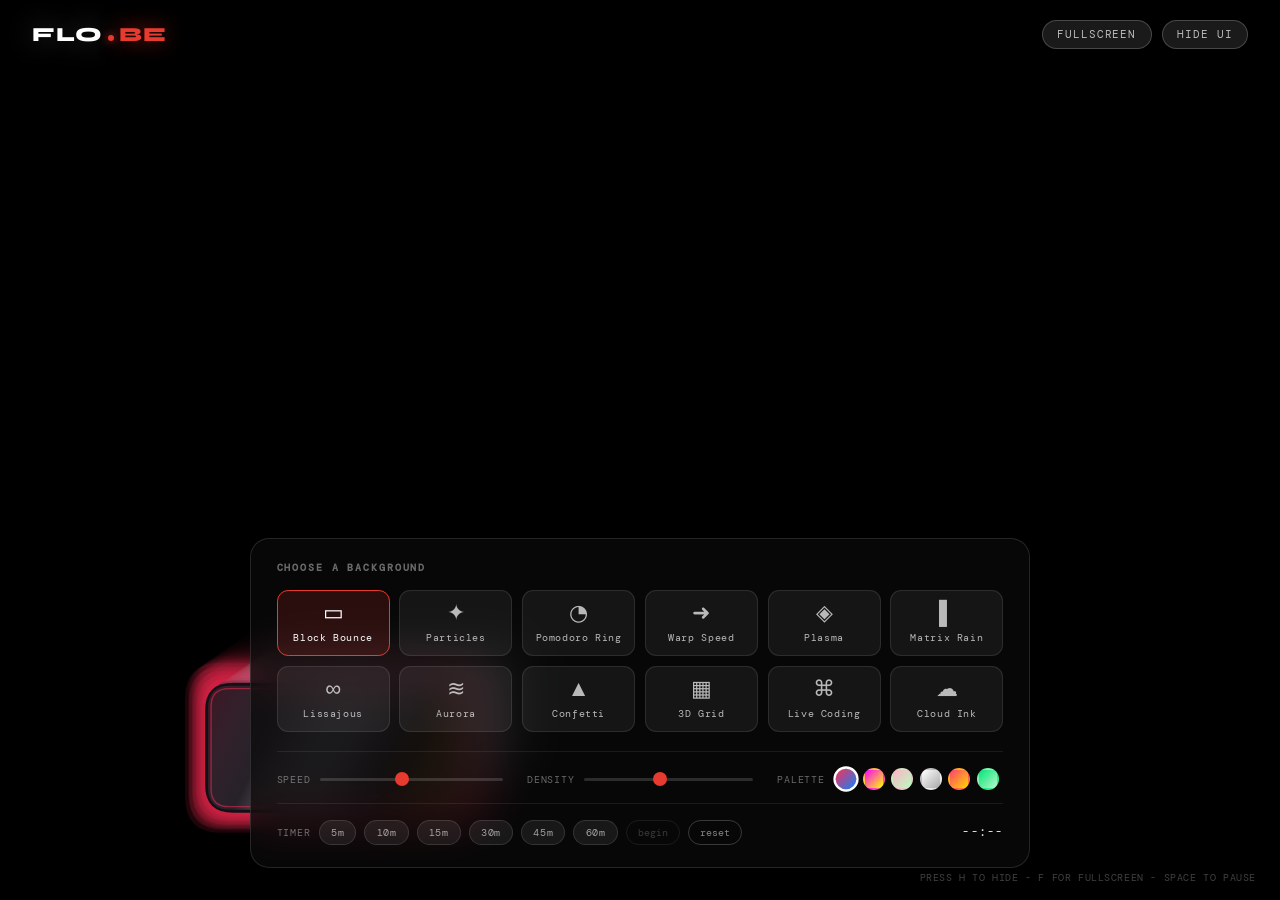
<file: index copy 13.10 1400.html>
﻿<!DOCTYPE html>
<html lang="en">
<head>
<meta charset="UTF-8">
<meta name="viewport" content="width=device-width, initial-scale=1.0">
<title>Flobe - Dynamic Backgrounds</title>
<link href="https://fonts.googleapis.com/css2?family=DM+Mono:wght@300;400&family=Syne:wght@400;700;800&display=swap" rel="stylesheet">
<style>
  *, *::before, *::after { box-sizing: border-box; margin: 0; padding: 0; }

  :root {
    --ink: #0f0f0f;
    --paper: #f5f2eb;
    --muted: #888;
    --accent: #e63b2e;
    --panel-bg: rgba(245,242,235,0.92);
    --panel-border: rgba(0,0,0,0.12);
  }

  body {
    font-family: 'Syne', sans-serif;
    background: #0f0f0f;
    color: #fff;
    overflow: hidden;
    height: 100vh;
    width: 100vw;
  }

  /* CANVAS LAYER */
  #bg-canvas {
    position: fixed;
    inset: 0;
    width: 100%;
    height: 100%;
    z-index: 0;
  }

  /* UI OVERLAY */
  #ui {
    position: fixed;
    z-index: 10;
    inset: 0;
    pointer-events: none;
    display: flex;
    flex-direction: column;
    justify-content: flex-end;
    align-items: center;
    padding-bottom: 2rem;
    transition: opacity 0.6s;
  }
  #ui.hidden { opacity: 0; }
  #ui.hidden #panel { pointer-events: none; }

  #title-bar {
    position: fixed;
    top: 0; left: 0; right: 0;
    padding: 1.25rem 2rem;
    display: flex;
    align-items: center;
    justify-content: space-between;
    pointer-events: all;
    background: linear-gradient(to bottom, rgba(0,0,0,0.55), transparent);
  }

  .logo {
    display: flex;
    align-items: baseline;
    gap: 0.1em;
    cursor: default;
    user-select: none;
  }
  .logo-focus {
    font-family: 'Syne', sans-serif;
    font-size: 1.25rem;
    font-weight: 800;
    letter-spacing: 0.06em;
    text-transform: uppercase;
    color: #fff;
    text-shadow: 0 0 28px rgba(255,255,255,0.25);
  }
  .logo-flow {
    font-family: 'Syne', sans-serif;
    font-size: 1.25rem;
    font-weight: 800;
    letter-spacing: 0.06em;
    text-transform: uppercase;
    color: #e63b2e;
    text-shadow: 0 0 22px rgba(230,59,46,0.55);
  }
  .logo-dot {
    width: 6px;
    height: 6px;
    border-radius: 50%;
    background: #e63b2e;
    margin: 0 0.18em 0.22em;
    box-shadow: 0 0 8px rgba(230,59,46,0.8);
    flex-shrink: 0;
  }

  #top-actions {
    display: flex;
    gap: 0.65rem;
    align-items: center;
  }

  #hide-btn,
  #fullscreen-btn {
    font-family: 'DM Mono', monospace;
    font-size: 0.7rem;
    letter-spacing: 0.08em;
    background: rgba(255,255,255,0.1);
    border: 1px solid rgba(255,255,255,0.2);
    color: rgba(255,255,255,0.7);
    padding: 0.4rem 0.9rem;
    border-radius: 999px;
    cursor: pointer;
    pointer-events: all;
    transition: background 0.2s, color 0.2s;
  }
  #hide-btn:hover,
  #fullscreen-btn:hover { background: rgba(255,255,255,0.2); color: #fff; }

  /* â”€â”€â”€â”€ PANEL â”€â”€â”€â”€ */
  #panel {
    pointer-events: all;
    background: rgba(10,10,10,0.75);
    backdrop-filter: blur(20px);
    border: 1px solid rgba(255,255,255,0.12);
    border-radius: 1.2rem;
    padding: 1.4rem 1.6rem;
    width: min(96vw, 780px);
  }

  #panel h2 {
    font-size: 0.65rem;
    letter-spacing: 0.18em;
    text-transform: uppercase;
    color: rgba(255,255,255,0.4);
    margin-bottom: 1rem;
    font-family: 'DM Mono', monospace;
  }

  /* â”€â”€â”€â”€ SCENE GRID â”€â”€â”€â”€ */
  #scene-grid {
    display: grid;
    grid-template-columns: repeat(auto-fill, minmax(100px, 1fr));
    gap: 0.6rem;
    margin-bottom: 1.2rem;
  }

  .scene-btn {
    background: rgba(255,255,255,0.06);
    border: 1px solid rgba(255,255,255,0.1);
    border-radius: 0.7rem;
    padding: 0.7rem 0.5rem;
    cursor: pointer;
    text-align: center;
    transition: background 0.15s, border-color 0.15s, transform 0.12s;
    display: flex;
    flex-direction: column;
    align-items: center;
    gap: 0.4rem;
    color: rgba(255,255,255,0.7);
  }
  .scene-btn:hover { background: rgba(255,255,255,0.12); transform: translateY(-1px); }
  .scene-btn.active {
    border-color: #e63b2e;
    background: rgba(230,59,46,0.15);
    color: #fff;
  }
  .scene-btn .icon { font-size: 1.4rem; line-height: 1; }
  .scene-btn .label { font-size: 0.65rem; font-family: 'DM Mono', monospace; letter-spacing: 0.06em; }

  /* â”€â”€â”€â”€ CONTROLS â”€â”€â”€â”€ */
  #controls {
    display: flex;
    gap: 1.5rem;
    align-items: center;
    flex-wrap: wrap;
    border-top: 1px solid rgba(255,255,255,0.08);
    padding-top: 1rem;
  }

  .ctrl {
    display: flex;
    align-items: center;
    gap: 0.6rem;
    flex: 1;
    min-width: 140px;
  }

  .ctrl label {
    font-family: 'DM Mono', monospace;
    font-size: 0.65rem;
    letter-spacing: 0.08em;
    color: rgba(255,255,255,0.4);
    white-space: nowrap;
  }

  .ctrl input[type=range] {
    flex: 1;
    -webkit-appearance: none;
    height: 3px;
    background: rgba(255,255,255,0.15);
    border-radius: 99px;
    outline: none;
  }
  .ctrl input[type=range]::-webkit-slider-thumb {
    -webkit-appearance: none;
    width: 14px; height: 14px;
    background: #e63b2e;
    border-radius: 50%;
    cursor: pointer;
  }

  .palette-row {
    display: flex;
    gap: 0.4rem;
    align-items: center;
  }
  .pal-swatch {
    width: 22px; height: 22px;
    border-radius: 50%;
    cursor: pointer;
    border: 2px solid transparent;
    transition: transform 0.15s, border-color 0.15s;
  }
  .pal-swatch:hover { transform: scale(1.15); }
  .pal-swatch.active { border-color: #fff; transform: scale(1.15); }

  /* Hint text */
  #hint {
    position: fixed;
    bottom: 1rem;
    right: 1.5rem;
    font-family: 'DM Mono', monospace;
    font-size: 0.62rem;
    color: rgba(255,255,255,0.25);
    letter-spacing: 0.06em;
    pointer-events: none;
    z-index: 11;
  }

  /* â”€â”€â”€â”€ TIMER â”€â”€â”€â”€ */
  #timer-row {
    display: flex;
    gap: 0.5rem;
    align-items: center;
    flex-wrap: wrap;
    border-top: 1px solid rgba(255,255,255,0.08);
    padding-top: 1rem;
    margin-top: 0.8rem;
  }
  #timer-row label {
    font-family: 'DM Mono', monospace;
    font-size: 0.65rem;
    letter-spacing: 0.08em;
    color: rgba(255,255,255,0.4);
    white-space: nowrap;
  }
  .timer-preset {
    font-family: 'DM Mono', monospace;
    font-size: 0.65rem;
    letter-spacing: 0.06em;
    background: rgba(255,255,255,0.07);
    border: 1px solid rgba(255,255,255,0.12);
    color: rgba(255,255,255,0.6);
    padding: 0.3rem 0.7rem;
    border-radius: 999px;
    cursor: pointer;
    transition: background 0.15s, color 0.15s, border-color 0.15s;
  }
  .timer-preset:hover { background: rgba(255,255,255,0.14); color: #fff; }
  .timer-preset.active { border-color: #e63b2e; background: rgba(230,59,46,0.18); color: #fff; }
  #timer-display {
    font-family: 'DM Mono', monospace;
    font-size: 0.75rem;
    color: rgba(255,255,255,0.9);
    letter-spacing: 0.1em;
    margin-left: auto;
    min-width: 52px;
    text-align: right;
  }
  #timer-display.running { color: #e63b2e; }
  #timer-begin,
  #timer-reset {
    font-family: 'DM Mono', monospace;
    font-size: 0.65rem;
    background: transparent;
    border: 1px solid rgba(255,255,255,0.2);
    color: rgba(255,255,255,0.5);
    padding: 0.3rem 0.7rem;
    border-radius: 999px;
    cursor: pointer;
    transition: background 0.15s, color 0.15s;
  }
  #timer-begin:hover,
  #timer-reset:hover { background: rgba(255,255,255,0.1); color: #fff; }
  #timer-begin:disabled {
    opacity: 0.4;
    cursor: default;
  }

  /* ALERT OVERLAY */
  #timer-alert {
    position: fixed;
    inset: 0;
    z-index: 20;
    display: none;
    align-items: center;
    justify-content: center;
    pointer-events: none;
  }
  #timer-alert.show { display: flex; }
  #timer-alert-box {
    font-family: 'DM Mono', monospace;
    font-size: 1.1rem;
    letter-spacing: 0.12em;
    color: #fff;
    background: rgba(230,59,46,0.92);
    border-radius: 1rem;
    padding: 1.4rem 2.4rem;
    text-align: center;
    animation: alertPulse 0.5s ease-in-out 2;
  }
  @keyframes alertPulse {
    0%,100% { transform: scale(1); }
    50%      { transform: scale(1.06); }
  }
</style>
</head>
<body>

<canvas id="bg-canvas"></canvas>

<div id="ui">
  <div id="title-bar">
    <div class="logo">
      <span class="logo-focus">Flo</span>
      <div class="logo-dot"></div>
      <span class="logo-flow">be</span>
    </div>
    <div id="top-actions">
      <button id="fullscreen-btn">FULLSCREEN</button>
      <button id="hide-btn">HIDE UI</button>
    </div>
  </div>

  <div id="panel">
    <h2>Choose a background</h2>
    <div id="scene-grid"></div>
    <div id="controls">
      <div class="ctrl">
        <label>SPEED</label>
        <input type="range" id="speed-slider" min="1" max="10" value="5">
      </div>
      <div class="ctrl">
        <label>DENSITY</label>
        <input type="range" id="density-slider" min="1" max="10" value="5">
      </div>
      <div class="ctrl">
        <label>PALETTE</label>
        <div class="palette-row" id="palette-row"></div>
      </div>
    </div>

    <div id="timer-row">
      <label>TIMER</label>
      <button class="timer-preset" data-mins="5">5m</button>
      <button class="timer-preset" data-mins="10">10m</button>
      <button class="timer-preset" data-mins="15">15m</button>
      <button class="timer-preset" data-mins="30">30m</button>
      <button class="timer-preset" data-mins="45">45m</button>
      <button class="timer-preset" data-mins="60">60m</button>
      <button id="timer-begin" disabled>begin</button>
      <button id="timer-reset">reset</button>
      <div id="timer-display">--:--</div>
    </div>
  </div>
</div>

<div id="timer-alert">
  <div id="timer-alert-box">TIME'S UP</div>
</div>

<div id="hint">PRESS H TO HIDE - F FOR FULLSCREEN - SPACE TO PAUSE</div>

<script>
// ----------------------------------------
// ----------------------------------------
// ----------------------------------------
const PALETTES = {
  cosmic:  ['#ff2d55','#ff9f0a','#0a84ff','#30d158','#bf5af2','#5ac8fa'],
  neon:    ['#ff00ff','#00ffff','#ffff00','#ff3300','#00ff88','#ff0099'],
  pastel:  ['#ffb3c6','#a0c4ff','#b9fbc0','#ffd6a5','#e0c3fc','#98f5e1'],
  mono:    ['#ffffff','#e0e0e0','#aaaaaa','#777777','#444444','#1a1a1a'],
  sunset:  ['#ff416c','#ff9a3c','#ffd700','#ff6200','#ff2244','#c0392b'],
  forest:  ['#00e676','#69f0ae','#b9f6ca','#00c853','#64dd17','#ccff90'],
};

let currentPalette = PALETTES.cosmic;
let activePaletteKey = 'cosmic';

// ----------------------------------------
// ----------------------------------------
// ----------------------------------------
const SCENES = [
  { id:'block',     label:'Block Bounce',  icon:'▭' },
  { id:'particles', label:'Particles',     icon:'✦' },
  { id:'bubbles',   label:'Pomodoro Ring', icon:'◔' },
  { id:'warp',      label:'Warp Speed',    icon:'➜' },
  { id:'plasma',    label:'Plasma',        icon:'◈' },
  { id:'rain',      label:'Matrix Rain',   icon:'▌' },
  { id:'lissajous', label:'Lissajous',     icon:'∞' },
  { id:'aurora',    label:'Aurora',        icon:'≋' },
  { id:'confetti',  label:'Confetti',      icon:'▲' },
  { id:'grid3d',    label:'3D Grid',       icon:'▦' },
  { id:'fireworks', label:'Live Coding',   icon:'⌘' },
  { id:'inkcloud',  label:'Cloud Ink',     icon:'☁' },
];

// ----------------------------------------
// ----------------------------------------
// ----------------------------------------
const canvas = document.getElementById('bg-canvas');
const ctx = canvas.getContext('2d');
let W, H;

// ----------------------------------------
// ----------------------------------------
// ----------------------------------------
let speed = 5, density = 5;
let paused = false;
let rafId = null;
let currentScene = null;
let activeSceneId = null;

function resize() {
  W = canvas.width  = window.innerWidth;
  H = canvas.height = window.innerHeight;
  if(currentScene) currentScene.reset?.();
}
window.addEventListener('resize', resize);
resize();

// ----------------------------------------
// ----------------------------------------
// ----------------------------------------
const grid = document.getElementById('scene-grid');
SCENES.forEach(s => {
  const btn = document.createElement('button');
  btn.className = 'scene-btn';
  btn.dataset.id = s.id;
  btn.innerHTML = `<span class="icon">${s.icon}</span><span class="label">${s.label}</span>`;
  btn.addEventListener('click', () => activateScene(s.id));
  grid.appendChild(btn);
});

const palRow = document.getElementById('palette-row');
Object.keys(PALETTES).forEach(key => {
  const sw = document.createElement('div');
  sw.className = 'pal-swatch' + (key === activePaletteKey ? ' active' : '');
  sw.style.background = `linear-gradient(135deg, ${PALETTES[key][0]}, ${PALETTES[key][2]})`;
  sw.title = key;
  sw.addEventListener('click', () => {
    document.querySelectorAll('.pal-swatch').forEach(s=>s.classList.remove('active'));
    sw.classList.add('active');
    currentPalette = PALETTES[key];
    activePaletteKey = key;
    activateScene(activeSceneId);
  });
  palRow.appendChild(sw);
});

document.getElementById('speed-slider').addEventListener('input', e => {
  speed = +e.target.value;
  activateScene(activeSceneId);
});
document.getElementById('density-slider').addEventListener('input', e => {
  density = +e.target.value;
  activateScene(activeSceneId);
});

// ----------------------------------------
let uiHidden = false;
const ui = document.getElementById('ui');
const hideBtn = document.getElementById('hide-btn');
const fullscreenBtn = document.getElementById('fullscreen-btn');
hideBtn.addEventListener('click', toggleUI);
fullscreenBtn.addEventListener('click', toggleFullscreen);
function toggleUI() {
  uiHidden = !uiHidden;
  ui.classList.toggle('hidden', uiHidden);
  document.getElementById('hint').style.opacity = uiHidden ? 0.15 : 1;
  hideBtn.textContent = uiHidden ? 'SHOW UI' : 'HIDE UI';
  if(uiHidden) { ui.style.pointerEvents = 'none'; }
  else { ui.style.pointerEvents = ''; }
}

async function toggleFullscreen() {
  if (!document.fullscreenElement) {
    await document.documentElement.requestFullscreen?.();
  } else {
    await document.exitFullscreen?.();
  }
}

function syncFullscreenLabel() {
  fullscreenBtn.textContent = document.fullscreenElement ? 'EXIT FULLSCREEN' : 'FULLSCREEN';
}

document.addEventListener('fullscreenchange', syncFullscreenLabel);
syncFullscreenLabel();

document.addEventListener('keydown', e => {
  if(e.key.toLowerCase() === 'h') toggleUI();
  if(e.key.toLowerCase() === 'f') toggleFullscreen();
  if(e.key === ' ') { paused = !paused; if(!paused) loop(); e.preventDefault(); }
});

// ----------------------------------------
// ----------------------------------------
// ----------------------------------------
let timerInterval = null;
let timerSecsLeft = 0;
let timerSelectedSecs = 0;
const timerDisplay = document.getElementById('timer-display');
const timerBegin   = document.getElementById('timer-begin');
const timerReset   = document.getElementById('timer-reset');
const timerAlert   = document.getElementById('timer-alert');

function playAlertSound() {
  const AudioCtx = window.AudioContext || window.webkitAudioContext;
  if(!AudioCtx) return;
  function beep() {
    const ac = new AudioCtx();
    const osc = ac.createOscillator();
    const gain = ac.createGain();
    osc.connect(gain); gain.connect(ac.destination);
    osc.type = 'sine';
    osc.frequency.setValueAtTime(880, ac.currentTime);
    osc.frequency.exponentialRampToValueAtTime(440, ac.currentTime + 0.4);
    gain.gain.setValueAtTime(0.6, ac.currentTime);
    gain.gain.exponentialRampToValueAtTime(0.001, ac.currentTime + 0.5);
    osc.start(ac.currentTime);
    osc.stop(ac.currentTime + 0.5);
  }
  beep();
  setTimeout(beep, 700);
}

function formatTime(secs) {
  const m = Math.floor(secs/60), s = secs%60;
  return String(m).padStart(2,'0') + ':' + String(s).padStart(2,'0');
}

function startTimer(totalSecs) {
  clearInterval(timerInterval);
  timerSecsLeft = totalSecs;
  timerDisplay.textContent = formatTime(timerSecsLeft);
  timerDisplay.classList.add('running');
  timerBegin.disabled = true;
  timerInterval = setInterval(() => {
    timerSecsLeft--;
    timerDisplay.textContent = formatTime(timerSecsLeft);
    if(timerSecsLeft <= 0) {
      clearInterval(timerInterval);
      timerInterval = null;
      timerDisplay.textContent = '00:00';
      timerDisplay.classList.remove('running');
      timerBegin.disabled = !timerSelectedSecs;
      document.querySelectorAll('.timer-preset').forEach(b=>b.classList.remove('active'));
      // show alert and play sound twice
      timerAlert.classList.add('show');
      playAlertSound();
      setTimeout(() => timerAlert.classList.remove('show'), 3000);
    }
  }, 1000);
}

function resetTimer() {
  clearInterval(timerInterval);
  timerInterval = null;
  timerSecsLeft = 0;
  timerSelectedSecs = 0;
  timerDisplay.textContent = '--:--';
  timerDisplay.classList.remove('running');
  timerBegin.disabled = true;
  document.querySelectorAll('.timer-preset').forEach(b=>b.classList.remove('active'));
}

function selectTimer(totalSecs) {
  clearInterval(timerInterval);
  timerInterval = null;
  timerSelectedSecs = totalSecs;
  timerSecsLeft = totalSecs;
  timerDisplay.textContent = formatTime(totalSecs);
  timerDisplay.classList.remove('running');
  timerBegin.disabled = false;
}

document.querySelectorAll('.timer-preset').forEach(btn => {
  btn.addEventListener('click', () => {
    document.querySelectorAll('.timer-preset').forEach(b=>b.classList.remove('active'));
    btn.classList.add('active');
    const secs = btn.dataset.secs ? +btn.dataset.secs : +btn.dataset.mins * 60;
    selectTimer(secs);
  });
});
timerBegin.addEventListener('click', () => {
  if(!timerSelectedSecs || timerInterval) return;
  startTimer(timerSelectedSecs);
});
timerReset.addEventListener('click', resetTimer);
timerAlert.addEventListener('click', () => timerAlert.classList.remove('show'));

// ----------------------------------------
// ----------------------------------------
// ----------------------------------------
function rnd(a,b) { return a + Math.random()*(b-a); }
function rndInt(a,b) { return Math.floor(rnd(a,b+1)); }
function rndCol() { return currentPalette[rndInt(0, currentPalette.length-1)]; }
function lerp(a,b,t) { return a+(b-a)*t; }
function densityT() { return Math.max(0, Math.min(1, (density - 1) / 9)); }
function densityCount(min,max) { return Math.round(lerp(min, max, densityT())); }

// ----------------------------------------

// ----------------------------------------
// ----------------------------------------
// ----------------------------------------
const SceneFactories = {

  // BLOCK BOUNCE
  block() {
    const BW = 260, BH = 130;
    let x = rnd(BW, W - BW*2), y = rnd(BH, H - BH*2);
    let vx = (1.8 + speed*0.3) * (Math.random()<0.5?1:-1);
    let vy = (1.2 + speed*0.22) * (Math.random()<0.5?1:-1);
    let dentX = 0;
    let dentY = 0;
    let cornerKick = 0;
    let colorIdx = 0;
    let impactTint = 'rgba(0,200,255,0.12)';
    let bodyTint = '#080c14';
    let edgeTint = 'rgba(0,220,255,0.18)';
    let shadowTint = 'rgba(180,0,255,0.15)';
    function rgba(hex, alpha) {
      const [r, g, b] = hexToRgb(hex);
      return `rgba(${r},${g},${b},${alpha})`;
    }
    function mixHex(a, b, t) {
      const [ar, ag, ab] = hexToRgb(a);
      const [br, bg, bb] = hexToRgb(b);
      const rr = Math.round(lerp(ar, br, t));
      const rg = Math.round(lerp(ag, bg, t));
      const rb = Math.round(lerp(ab, bb, t));
      return `rgb(${rr},${rg},${rb})`;
    }
    const trails = Array.from({ length: densityCount(10, 28) }, () => ({ x, y, w: BW, h: BH, a: 0 }));
    let frameN = 0;
    function roundedRect(px, py, pw, ph, pr) {
      ctx.beginPath();
      ctx.moveTo(px + pr, py);
      ctx.lineTo(px + pw - pr, py);
      ctx.quadraticCurveTo(px + pw, py, px + pw, py + pr);
      ctx.lineTo(px + pw, py + ph - pr);
      ctx.quadraticCurveTo(px + pw, py + ph, px + pw - pr, py + ph);
      ctx.lineTo(px + pr, py + ph);
      ctx.quadraticCurveTo(px, py + ph, px, py + ph - pr);
      ctx.lineTo(px, py + pr);
      ctx.quadraticCurveTo(px, py, px + pr, py);
      ctx.closePath();
    }
    return {
      draw() {
        frameN++;
        ctx.fillStyle = 'rgba(0,0,0,0.22)';
        ctx.fillRect(0,0,W,H);

        // move block
        x += vx; y += vy;
        let hitX = false;
        let hitY = false;
        if(x + BW >= W) { x = W - BW; vx = -Math.abs(vx); hitX = true; dentX = -14; colorIdx = (colorIdx + 1) % currentPalette.length; }
        if(x <= 0)       { x = 0;      vx =  Math.abs(vx); hitX = true; dentX = 14;  colorIdx = (colorIdx + 1) % currentPalette.length; }
        if(y + BH >= H)  { y = H - BH; vy = -Math.abs(vy); hitY = true; dentY = -10; colorIdx = (colorIdx + 1) % currentPalette.length; }
        if(y <= 0)       { y = 0;      vy =  Math.abs(vy); hitY = true; dentY = 10;  colorIdx = (colorIdx + 1) % currentPalette.length; }
        const primary    = currentPalette[colorIdx % currentPalette.length] || '#5ac8fa';
        const secondary  = currentPalette[(colorIdx + 1) % currentPalette.length] || '#ff2d55';
        const tertiary   = currentPalette[(colorIdx + 2) % currentPalette.length] || '#30d158';
        const quaternary = currentPalette[(colorIdx + 3) % currentPalette.length] || secondary;
        if(hitX && hitY) {
          cornerKick = 1;
          impactTint = rgba(secondary, 0.16);
          bodyTint = mixHex('#080c14', secondary, 0.16);
          edgeTint = rgba(quaternary, 0.26);
          shadowTint = rgba(primary, 0.16);
        } else if(hitX) {
          impactTint = rgba(primary, 0.16);
          bodyTint = mixHex('#080c14', primary, 0.14);
          edgeTint = rgba(tertiary, 0.24);
          shadowTint = rgba(secondary, 0.14);
        } else if(hitY) {
          impactTint = rgba(tertiary, 0.16);
          bodyTint = mixHex('#080c14', tertiary, 0.14);
          edgeTint = rgba(secondary, 0.24);
          shadowTint = rgba(primary, 0.16);
        } else {
          impactTint = rgba(primary, 0.12);
          bodyTint = mixHex('#080c14', primary, 0.05);
          edgeTint = rgba(primary, 0.18);
          shadowTint = rgba(secondary, 0.15);
        }
        dentX *= 0.84;
        dentY *= 0.84;
        cornerKick *= 0.86;

        ctx.save();

        const drawX = x + dentX * 0.18;
        const drawY = y + dentY * 0.18;
        const drawW = BW - Math.abs(dentX) * 0.36 + cornerKick * 4;
        const drawH = BH - Math.abs(dentY) * 0.36 + cornerKick * 4;
        const radius = 28 + cornerKick * 4;

        trails.unshift({ x: drawX, y: drawY, w: drawW, h: drawH, a: 0.18 });
        trails.length = densityCount(10, 28);
        trails.forEach((trail, i) => {
          const alpha = trail.a * (1 - i / trails.length);
          if(alpha <= 0.005) return;
          ctx.fillStyle = rgba(currentPalette[i % currentPalette.length], alpha * 0.45);
          roundedRect(trail.x, trail.y, trail.w, trail.h, radius);
          ctx.fill();
        });

        for(let g=20; g>0; g-=4) {
          ctx.fillStyle = impactTint;
          roundedRect(drawX-g, drawY-g, drawW+g*2, drawH+g*2, radius + g * 0.4);
          ctx.fill();
        }

        ctx.fillStyle = bodyTint;
        roundedRect(drawX, drawY, drawW, drawH, radius);
        ctx.fill();

        const shell = ctx.createLinearGradient(drawX, drawY, drawX + drawW, drawY + drawH);
        shell.addColorStop(0, edgeTint);
        shell.addColorStop(0.28, 'rgba(255,255,255,0.08)');
        shell.addColorStop(0.7, bodyTint);
        shell.addColorStop(1, shadowTint);
        ctx.fillStyle = shell;
        roundedRect(drawX + 3, drawY + 3, drawW - 6, drawH - 6, Math.max(10, radius - 6));
        ctx.fill();

        ctx.strokeStyle = rgba(currentPalette[0] || '#ffffff', 0.5);
        ctx.lineWidth = 1.4;
        roundedRect(drawX + 6, drawY + 6, drawW - 12, drawH - 12, Math.max(8, radius - 10));
        ctx.stroke();

        ctx.restore();
      }
    };
  },

  // PARTICLES
  particles() {
  const count = densityCount(90, 220);
  const ps = Array.from({length:count}, ()=>({
    x:rnd(0,W), y:rnd(0,H),
    vx:rnd(-1,1)*(speed/5),
    vy:rnd(-1,1)*(speed/5),
    r:rnd(1.5,5), col:rndCol(), alpha:rnd(0.4,1)
  }));

  const CELL = 100; // px per bucket cell
  function buildGrid() {
    const cols = Math.ceil(W / CELL);
    const rows = Math.ceil(H / CELL);
    const grid = Array.from({length: cols * rows}, () => []);
    ps.forEach((p, i) => {
      const cx = Math.min(cols - 1, Math.floor(p.x / CELL));
      const cy = Math.min(rows - 1, Math.floor(p.y / CELL));
      grid[cy * cols + cx].push(i);
    });
    return { grid, cols, rows };
  }

  return {
    draw() {
      ctx.fillStyle = 'rgba(0,0,0,0.18)';
      ctx.fillRect(0,0,W,H);

      const { grid, cols, rows } = buildGrid();

      ps.forEach((p, i) => {
        p.x += p.vx; p.y += p.vy;
        if(p.x<0||p.x>W) p.vx*=-1;
        if(p.y<0||p.y>H) p.vy*=-1;

        // only check particles in neighbouring cells
        const cx = Math.min(cols - 1, Math.floor(p.x / CELL));
        const cy = Math.min(rows - 1, Math.floor(p.y / CELL));
        for(let dy = -1; dy <= 1; dy++) {
          for(let dx = -1; dx <= 1; dx++) {
            const nx = cx + dx, ny = cy + dy;
            if(nx < 0 || nx >= cols || ny < 0 || ny >= rows) continue;
            grid[ny * cols + nx].forEach(j => {
              if(j <= i) return; // avoid duplicate pairs
              const q = ps[j];
              const ddx = p.x - q.x, ddy = p.y - q.y;
              const dist = Math.sqrt(ddx*ddx + ddy*ddy);
              if(dist < 90) {
                ctx.beginPath();
                ctx.strokeStyle = p.col;
                ctx.globalAlpha = (1 - dist/90) * 0.4;
                ctx.lineWidth = 0.8;
                ctx.moveTo(p.x,p.y); ctx.lineTo(q.x,q.y);
                ctx.stroke(); ctx.globalAlpha = 1;
              }
            });
          }
        }

        ctx.beginPath();
        ctx.arc(p.x,p.y,p.r,0,Math.PI*2);
        ctx.fillStyle = p.col;
        ctx.globalAlpha = p.alpha;
        ctx.fill(); ctx.globalAlpha=1;
      });
    }
  };
},

  // BUBBLES
  bubbles() {
    const orbiterCount = densityCount(24, 96);
    const orbiters = Array.from({length: orbiterCount}, (_, i) => ({
      angle: (Math.PI * 2 * i) / orbiterCount,
      radiusOffset: rnd(-28, 28),
      size: rnd(1.5, 4.5),
      speedMul: rnd(0.6, 1.5),
      alpha: rnd(0.18, 0.7),
      colorIndex: i % currentPalette.length,
    }));
    let tick = 0;
    return {
      draw() {
        tick += 0.01 * (0.8 + speed * 0.16);
        const cx = W / 2;
        const cy = H / 2;
        const totalSecs = timerSelectedSecs || 25 * 60;
        const remainingSecs = timerInterval ? timerSecsLeft : totalSecs;
        const progress = totalSecs > 0 ? 1 - (remainingSecs / totalSecs) : 0;
        const displayTime = timerInterval || timerSelectedSecs ? formatTime(Math.max(0, remainingSecs)) : '25:00';
        const ringRadius = Math.min(W, H) * 0.22;
        const ringWidth = Math.max(16, Math.min(W, H) * 0.028);
        const pulse = 0.5 + 0.5 * Math.sin(tick * 2.4);

        const bg = ctx.createRadialGradient(cx, cy, 0, cx, cy, Math.max(W, H) * 0.8);
        bg.addColorStop(0, 'rgba(10,10,18,0.96)');
        bg.addColorStop(0.45, 'rgba(7,7,14,0.9)');
        bg.addColorStop(1, 'rgba(0,0,0,1)');
        ctx.fillStyle = bg;
        ctx.fillRect(0, 0, W, H);

        const haze = ctx.createRadialGradient(cx, cy, ringRadius * 0.3, cx, cy, ringRadius * 2.4);
        haze.addColorStop(0, `${currentPalette[0]}18`);
        haze.addColorStop(0.5, `${currentPalette[2 % currentPalette.length]}10`);
        haze.addColorStop(1, 'rgba(0,0,0,0)');
        ctx.fillStyle = haze;
        ctx.fillRect(0, 0, W, H);

        for(let i = 0; i < 3; i++) {
          ctx.beginPath();
          ctx.arc(cx, cy, ringRadius + i * 22 + Math.sin(tick * 1.6 + i) * 4, 0, Math.PI * 2);
          ctx.strokeStyle = `rgba(255,255,255,${0.04 - i * 0.008})`;
          ctx.lineWidth = 1;
          ctx.stroke();
        }

        ctx.beginPath();
        ctx.arc(cx, cy, ringRadius, 0, Math.PI * 2);
        ctx.strokeStyle = 'rgba(255,255,255,0.08)';
        ctx.lineWidth = ringWidth;
        ctx.stroke();

        const ringGradient = ctx.createConicGradient(-Math.PI / 2, cx, cy);
        currentPalette.forEach((col, i) => {
          ringGradient.addColorStop(i / currentPalette.length, col);
        });
        ringGradient.addColorStop(1, currentPalette[0]);

        ctx.save();
        ctx.beginPath();
        ctx.arc(cx, cy, ringRadius, -Math.PI / 2, -Math.PI / 2 + Math.PI * 2 * Math.max(progress, 0.008), false);
        ctx.strokeStyle = ringGradient;
        ctx.lineWidth = ringWidth;
        ctx.lineCap = 'round';
        ctx.shadowBlur = 24 + pulse * 12;
        ctx.shadowColor = currentPalette[0];
        ctx.stroke();
        ctx.restore();

        const headAngle = -Math.PI / 2 + Math.PI * 2 * progress;
        const hx = cx + Math.cos(headAngle) * ringRadius;
        const hy = cy + Math.sin(headAngle) * ringRadius;
        ctx.beginPath();
        ctx.arc(hx, hy, ringWidth * 0.32 + pulse * 2, 0, Math.PI * 2);
        ctx.fillStyle = currentPalette[(Math.floor(progress * currentPalette.length) + 1) % currentPalette.length];
        ctx.shadowBlur = 18;
        ctx.shadowColor = ctx.fillStyle;
        ctx.fill();
        ctx.shadowBlur = 0;

        orbiters.forEach((orbiter, i) => {
          orbiter.angle += 0.0035 * speed * orbiter.speedMul;
          const orbitRadius = ringRadius + 34 + orbiter.radiusOffset + Math.sin(tick * 2 + i) * 6;
          const ox = cx + Math.cos(orbiter.angle) * orbitRadius;
          const oy = cy + Math.sin(orbiter.angle) * orbitRadius;
          ctx.beginPath();
          ctx.arc(ox, oy, orbiter.size + pulse * 0.6, 0, Math.PI * 2);
          ctx.fillStyle = currentPalette[orbiter.colorIndex];
          ctx.globalAlpha = orbiter.alpha;
          ctx.fill();
          ctx.globalAlpha = 1;
        });

        const innerGlow = ctx.createRadialGradient(cx, cy, 0, cx, cy, ringRadius * 0.9);
        innerGlow.addColorStop(0, 'rgba(255,255,255,0.08)');
        innerGlow.addColorStop(1, 'rgba(255,255,255,0)');
        ctx.fillStyle = innerGlow;
        ctx.beginPath();
        ctx.arc(cx, cy, ringRadius - ringWidth * 0.8, 0, Math.PI * 2);
        ctx.fill();

        ctx.fillStyle = 'rgba(255,255,255,0.5)';
        ctx.font = `12px DM Mono, monospace`;
        ctx.textAlign = 'center';
        ctx.fillText(timerInterval ? 'FOCUS RUNNING' : (timerSelectedSecs ? 'READY TO BEGIN' : 'POMODORO READY'), cx, cy - 34);

        ctx.fillStyle = '#ffffff';
        ctx.font = `700 ${Math.max(34, Math.min(W, H) * 0.08)}px Syne, sans-serif`;
        ctx.fillText(displayTime, cx, cy + 18);

        ctx.fillStyle = 'rgba(255,255,255,0.42)';
        ctx.font = `11px DM Mono, monospace`;
        ctx.fillText(`${Math.round(progress * 100)}% COMPLETE`, cx, cy + 66);
      }
    };
  },

  // â”€â”€ WARP SPEED â”€â”€
  warp() {
    const count = densityCount(120, 420);
    const stars = Array.from({length:count}, mkStar);
    function mkStar() {
      return { x:rnd(-W/2,W/2), y:rnd(-H/2,H/2), z:rnd(1,W), pz:1, col:rndCol() };
    }
    return {
      draw() {
        ctx.fillStyle = 'rgba(0,0,0,0.2)';
        ctx.fillRect(0,0,W,H);
        ctx.save(); ctx.translate(W/2,H/2);
        stars.forEach((s,i)=>{
          s.pz = s.z;
          s.z -= speed*3;
          if(s.z<=0) { stars[i]=mkStar(); return; }
          const sz = Math.max(s.z, 0.1), spz = Math.max(s.pz, 0.1);
          const sx = (s.x/sz)*W, sy = (s.y/sz)*H;
          const px = (s.x/spz)*W, py = (s.y/spz)*H;
          const size = Math.max(0.5, (1-s.z/W)*2.5);
          ctx.beginPath();
          ctx.moveTo(px,py); ctx.lineTo(sx,sy);
          ctx.strokeStyle = s.col;
          ctx.lineWidth = size;
          ctx.globalAlpha = (1-s.z/W)*0.9;
          ctx.stroke(); ctx.globalAlpha=1;
        });
        ctx.restore();
      }
    };
  },

  // â”€â”€ PLASMA â”€â”€
  plasma() {
    let t=0;
    const offscreen = document.createElement('canvas');
    offscreen.width=160; offscreen.height=90;
    const oc = offscreen.getContext('2d');
    return {
      draw() {
        t += speed*0.004;
        const id = oc.createImageData(160,90);
        const d=id.data;
        for(let y=0;y<90;y++) for(let x=0;x<160;x++){
          const v = Math.sin(x/8+t) + Math.sin(y/6+t*1.3) + Math.sin((x+y)/10+t*0.7) + Math.sin(Math.sqrt(x*x+y*y)/7+t*0.5);
          const n=(v+4)/8;
          const idx=(y*160+x)*4;
          // map to palette color
          const ci = Math.floor(n*(currentPalette.length-1));
          const c1=hexToRgb(currentPalette[ci]), c2=hexToRgb(currentPalette[Math.min(ci+1,currentPalette.length-1)]);
          const f=n*(currentPalette.length-1)-ci;
          d[idx]  =lerp(c1[0],c2[0],f);
          d[idx+1]=lerp(c1[1],c2[1],f);
          d[idx+2]=lerp(c1[2],c2[2],f);
          d[idx+3]=255;
        }
        oc.putImageData(id,0,0);
        ctx.drawImage(offscreen,0,0,W,H);
      }
    };
  },

  // â”€â”€ MATRIX RAIN â”€â”€
  rain() {
    const colWidth = lerp(24, 12, densityT());
    const cols = Math.max(18, Math.floor(W / colWidth));
    const drops = Array.from({length:cols}, ()=>rnd(0,H/20));
    const chars = '01ABCDEF#$%&*+-<>'.split('');
    return {
      draw() {
        ctx.fillStyle = 'rgba(0,0,0,0.08)';
        ctx.fillRect(0,0,W,H);
        const fontSize = Math.round(lerp(14, 18, densityT()));
        ctx.font = `${fontSize}px DM Mono, monospace`;
        drops.forEach((d,i)=>{
          const ch = chars[Math.floor(Math.random()*chars.length)];
          const bodyColor = currentPalette[i % currentPalette.length] || '#00ff00';
          const headColor = currentPalette[(i + 2) % currentPalette.length] || '#ffffff';
          const x = i * colWidth;
          const y = d * fontSize * 1.2;
          ctx.fillStyle = bodyColor;
          ctx.globalAlpha = 0.82;
          ctx.fillText(ch, x, y);
          ctx.fillStyle = headColor;
          ctx.globalAlpha = 0.96;
          ctx.fillText(ch, x, y - fontSize);
          ctx.globalAlpha=1;
          if(y > H && Math.random() > 0.975) drops[i] = 0;
          drops[i] += speed * lerp(0.06, 0.14, densityT());
        });
      }
    };
  },

  // â”€â”€ LISSAJOUS â”€â”€
  lissajous() {
    let t=0;
    const trails = [];
    const maxTrail = densityCount(700, 2600);
    let a=3, b=2;
    return {
      draw() {
        ctx.fillStyle = 'rgba(0,0,0,0.04)';
        ctx.fillRect(0,0,W,H);
        t += speed*0.005;
        const cx=W/2, cy=H/2, r=Math.min(W,H)*0.42;
        const x=cx+r*Math.sin(a*t+Math.PI/4);
        const y=cy+r*Math.sin(b*t);
        trails.push({x,y,col:rndCol()});
        if(trails.length>maxTrail) trails.shift();
        trails.forEach((p,i)=>{
          if(i===0) return;
          const prev=trails[i-1];
          ctx.beginPath();
          ctx.moveTo(prev.x,prev.y); ctx.lineTo(p.x,p.y);
          ctx.strokeStyle = p.col;
          ctx.globalAlpha = i/maxTrail;
          ctx.lineWidth=1.5;
          ctx.stroke();
          ctx.globalAlpha=1;
        });
        // params drift slowly
        a = 3 + Math.sin(t*0.07)*0.5;
        b = 2 + Math.cos(t*0.05)*0.5;
      }
    };
  },

  // â”€â”€ AURORA â”€â”€
  aurora() {
    let t=0;
    const bands = densityCount(3, 12);
    return {
      draw() {
        ctx.fillStyle = '#020818';
        ctx.fillRect(0,0,W,H);
        t += speed*0.002;
        for(let i=0;i<bands;i++){
          const col=currentPalette[i%currentPalette.length];
          ctx.beginPath();
          ctx.moveTo(0,H);
          const yBase = H*(0.2+i*0.08);
          for(let x=0;x<=W;x+=6){
            const y=yBase+Math.sin(x*0.006+t+i*1.1)*80+Math.sin(x*0.012+t*1.5+i)*40;
            ctx.lineTo(x,y);
          }
          ctx.lineTo(W,H); ctx.closePath();
          const g=ctx.createLinearGradient(0,yBase-120,0,H);
          g.addColorStop(0,'transparent');
          g.addColorStop(0.4,col+'66');
          g.addColorStop(1,'transparent');
          ctx.fillStyle=g;
          ctx.fill();
        }
      }
    };
  },

  // â”€â”€ CONFETTI â”€â”€
  confetti() {
    const count = densityCount(30, 180);
    const pieces = Array.from({length:count}, mkPiece);
    function mkPiece(){
      return {
        x:rnd(0,W), y:rnd(-100,H),
        vx:rnd(-1,1), vy:rnd(0.5,2)*speed*0.2+0.5,
        rot:rnd(0,Math.PI*2), rotV:rnd(-0.05,0.05),
        w:rnd(6,16), h:rnd(4,10), col:rndCol(), type:rndInt(0,2)
      };
    }
    return {
      draw() {
        ctx.fillStyle = 'rgba(0,0,0,0.15)';
        ctx.fillRect(0,0,W,H);
        pieces.forEach((p,i)=>{
          p.x+=p.vx; p.y+=p.vy; p.rot+=p.rotV;
          if(p.y>H+20) pieces[i]=mkPiece(), pieces[i].y=-20;
          ctx.save();
          ctx.translate(p.x,p.y); ctx.rotate(p.rot);
          ctx.fillStyle=p.col;
          if(p.type===0) ctx.fillRect(-p.w/2,-p.h/2,p.w,p.h);
          else if(p.type===1){ctx.beginPath();ctx.arc(0,0,p.w/2,0,Math.PI*2);ctx.fill();}
          else {ctx.beginPath();ctx.moveTo(0,-p.w/2);ctx.lineTo(p.w/2,p.w/2);ctx.lineTo(-p.w/2,p.w/2);ctx.closePath();ctx.fill();}
          ctx.restore();
        });
      }
    };
  },

  // â”€â”€ 3D GRID â”€â”€
  grid3d() {
    let t = 0;
    return {
      draw() {
        ctx.fillStyle = '#000008';
        ctx.fillRect(0, 0, W, H);
        t += speed * 0.018;

        const col0 = currentPalette[0] || '#00aaff';
        const col1 = currentPalette[1] || '#ff00ff';
        const col2 = currentPalette[2] || '#ffffff';

        const numRows = densityCount(18, 36);
        const numCols = densityCount(24, 56);
        const cx = W / 2;
        const horizon = H * 0.5;
        const scrollOffset = (t * 0.5) % (1 / numRows);

        ctx.save();

        // â”€â”€ FLOOR PLANE (bottom half) â”€â”€
        for (let i = 0; i <= numRows; i++) {
          const frac = ((i / numRows) + scrollOffset) % 1;
          const y = horizon + (H - horizon) * frac;
          const spread = frac;
          const x0 = cx - W * spread, x1 = cx + W * spread;
          ctx.beginPath(); ctx.moveTo(x0, y); ctx.lineTo(x1, y);
          ctx.strokeStyle = col0;
          ctx.lineWidth = frac < 0.05 ? 0.3 : 0.9;
          ctx.globalAlpha = frac * 0.85;
          ctx.stroke();
        }
        for (let j = -numCols / 2; j <= numCols / 2; j++) {
          const frac = j / numCols;
          const xBottom = cx + frac * W;
          ctx.beginPath(); ctx.moveTo(cx, horizon); ctx.lineTo(xBottom, H);
          ctx.strokeStyle = col0;
          ctx.lineWidth = 0.8;
          ctx.globalAlpha = (1 - Math.abs(frac)) * 0.5 + 0.05;
          ctx.stroke();
        }

        // â”€â”€ CEILING PLANE (top half, mirrored) â”€â”€
        for (let i = 0; i <= numRows; i++) {
          const frac = ((i / numRows) + scrollOffset) % 1;
          const y = horizon - (horizon) * frac;
          const spread = frac;
          const x0 = cx - W * spread, x1 = cx + W * spread;
          ctx.beginPath(); ctx.moveTo(x0, y); ctx.lineTo(x1, y);
          ctx.strokeStyle = col2;
          ctx.lineWidth = frac < 0.05 ? 0.3 : 0.9;
          ctx.globalAlpha = frac * 0.45;
          ctx.stroke();
        }
        for (let j = -numCols / 2; j <= numCols / 2; j++) {
          const frac = j / numCols;
          const xTop = cx + frac * W;
          ctx.beginPath(); ctx.moveTo(cx, horizon); ctx.lineTo(xTop, 0);
          ctx.strokeStyle = col2;
          ctx.lineWidth = 0.8;
          ctx.globalAlpha = (1 - Math.abs(frac)) * 0.25 + 0.03;
          ctx.stroke();
        }

        // â”€â”€ HORIZON GLOW â”€â”€
        ctx.globalAlpha = 1;
        // soft glow band
        const glowGrad = ctx.createLinearGradient(0, horizon - 40, 0, horizon + 40);
        glowGrad.addColorStop(0, 'rgba(0,0,0,0)');
        glowGrad.addColorStop(0.5, col1 + '55');
        glowGrad.addColorStop(1, 'rgba(0,0,0,0)');
        ctx.fillStyle = glowGrad;
        ctx.fillRect(0, horizon - 40, W, 80);

        // sharp horizon line
        ctx.beginPath();
        ctx.moveTo(0, horizon); ctx.lineTo(W, horizon);
        ctx.strokeStyle = col1;
        ctx.lineWidth = 1.5;
        ctx.shadowColor = col1;
        ctx.shadowBlur = 24;
        ctx.globalAlpha = 1;
        ctx.stroke();

        // â”€â”€ SIDE EDGES (left & right verticals to fill frame) â”€â”€
        ctx.shadowBlur = 0;
        [[0, col0], [W, col0]].forEach(([ex, ec]) => {
          ctx.beginPath(); ctx.moveTo(ex, 0); ctx.lineTo(ex, H);
          ctx.strokeStyle = ec; ctx.lineWidth = 1;
          ctx.globalAlpha = 0.18; ctx.stroke();
        });

        // â”€â”€ SUN / orb on horizon â”€â”€
        const sunR = Math.min(W, H) * 0.09;
        const sunGrd = ctx.createRadialGradient(cx, horizon, 0, cx, horizon, sunR);
        sunGrd.addColorStop(0, col1 + 'ff');
        sunGrd.addColorStop(0.4, col1 + '99');
        sunGrd.addColorStop(1, col1 + '00');
        ctx.globalAlpha = 0.85;
        ctx.fillStyle = sunGrd;
        ctx.beginPath(); ctx.arc(cx, horizon, sunR, 0, Math.PI * 2);
        ctx.fill();

        ctx.restore();
      }
    };
  },

  // LIVE CODING
  fireworks() {
    const streamCount = densityCount(14, 52);
    const snippets = [
      'const state = renderFrame();',
      'git status --short',
      'npm run dev',
      'SELECT * FROM sessions;',
      'function loop() {',
      'await saveDraft();',
      'cursor: blinking;',
      'if (focus) commit();',
      'ssh terminal@flobe',
      'startTransition(() => sync());',
      'while (true) refine();',
      'tail -f logs/app.log',
    ];
    const streams = Array.from({ length: streamCount }, (_, i) => ({
      x: lerp(W * 0.08, W * 0.78, i / Math.max(1, streamCount - 1)) + rnd(-22, 22),
      y: rnd(-H, H),
      speed: rnd(0.5, 1.6),
      alpha: rnd(0.14, 0.42),
      color: currentPalette[i % currentPalette.length],
      text: snippets[rndInt(0, snippets.length - 1)],
    }));
    const windows = Array.from({ length: 3 }, (_, i) => ({
      x: W * (0.08 + i * 0.28),
      y: H * (0.12 + (i % 2) * 0.07),
      w: W * (i === 2 ? 0.22 : 0.3),
      h: H * (i === 1 ? 0.56 : 0.48),
    }));
    const particles = Array.from({ length: densityCount(18, 60) }, () => ({
      x: rnd(0, W),
      y: rnd(0, H),
      r: rnd(0.8, 2.2),
      speed: rnd(0.2, 0.8),
      alpha: rnd(0.05, 0.2),
    }));
    let commandFlash = 0;
    let activeCommand = 'booting workspace...';
    let tick = 0;
    return {
      draw() {
        tick += 0.01 * (0.7 + speed * 0.16);
        const bg = ctx.createLinearGradient(0, 0, W, H);
        bg.addColorStop(0, '#071018');
        bg.addColorStop(0.45, '#0b0f16');
        bg.addColorStop(1, '#05070c');
        ctx.fillStyle = bg;
        ctx.fillRect(0, 0, W, H);

        const sideGlow = ctx.createLinearGradient(0, 0, W, 0);
        sideGlow.addColorStop(0, 'rgba(0,255,180,0.03)');
        sideGlow.addColorStop(0.5, 'rgba(0,0,0,0)');
        sideGlow.addColorStop(1, 'rgba(140,80,255,0.03)');
        ctx.fillStyle = sideGlow;
        ctx.fillRect(0, 0, W, H);

        windows.forEach((panel, index) => {
          const bob = Math.sin(tick * 1.4 + index) * 6;
          const px = panel.x;
          const py = panel.y + bob;
          ctx.fillStyle = index === 1 ? 'rgba(18,22,30,0.72)' : 'rgba(12,16,22,0.62)';
          ctx.strokeStyle = 'rgba(120,180,255,0.08)';
          ctx.lineWidth = 1;
          ctx.fillRect(px, py, panel.w, panel.h);
          ctx.strokeRect(px, py, panel.w, panel.h);
          ctx.fillStyle = 'rgba(255,255,255,0.04)';
          ctx.fillRect(px, py, panel.w, 28);
          ['#ff5f56','#ffbd2e','#27c93f'].forEach((col, i) => {
            ctx.fillStyle = col;
            ctx.beginPath();
            ctx.arc(px + 16 + i * 14, py + 14, 4, 0, Math.PI * 2);
            ctx.fill();
          });
        });

        ctx.font = '13px DM Mono, monospace';
        streams.forEach((stream, index) => {
          stream.y += stream.speed * (0.45 + speed * 0.08);
          if(stream.y > H + 24) {
            stream.y = -24;
            stream.text = snippets[rndInt(0, snippets.length - 1)];
            stream.x = lerp(W * 0.08, W * 0.78, index / Math.max(1, streamCount - 1)) + rnd(-22, 22);
          }
          const gutter = String((index % 220) + 1).padStart(3, '0');
          ctx.fillStyle = `rgba(140,160,180,${stream.alpha * 0.6})`;
          ctx.fillText(gutter, stream.x - 34, stream.y);
          ctx.fillStyle = `${stream.color}${Math.round(stream.alpha * 255).toString(16).padStart(2, '0')}`;
          ctx.fillText(stream.text, stream.x, stream.y);
        });

        if(Math.floor(tick * 12) % 10 === 0) {
          activeCommand = snippets[rndInt(0, snippets.length - 1)];
          commandFlash = 1;
        }
        commandFlash *= 0.92;

        particles.forEach(dot => {
          dot.y += dot.speed + speed * 0.02;
          if(dot.y > H + 4) dot.y = -4;
          ctx.beginPath();
          ctx.arc(dot.x, dot.y, dot.r, 0, Math.PI * 2);
          ctx.fillStyle = `rgba(120,200,255,${dot.alpha})`;
          ctx.fill();
        });

        ctx.fillStyle = `rgba(80,250,123,${0.18 + commandFlash * 0.35})`;
        ctx.fillRect(W * 0.09, H * 0.74, W * 0.56, 28);
        ctx.fillStyle = '#50fa7b';
        ctx.font = '14px DM Mono, monospace';
        ctx.fillText(`> ${activeCommand}`, W * 0.1, H * 0.76 + 18);

        for(let i = 0; i < 4; i++) {
          const y = H * (0.18 + i * 0.17) + Math.sin(tick * 2 + i) * 6;
          ctx.fillStyle = `rgba(255,255,255,${0.02 + i * 0.008})`;
          ctx.fillRect(0, y, W, 1);
        }

        const caretVisible = Math.floor(tick * 24) % 2 === 0;
        ctx.fillStyle = caretVisible ? 'rgba(80,250,123,0.9)' : 'rgba(80,250,123,0.16)';
        ctx.fillRect(W * 0.39, H * 0.28, 3, 16);

        ctx.fillStyle = 'rgba(0,0,0,0.08)';
        for(let sy = 0; sy < H; sy += 4) ctx.fillRect(0, sy, W, 2);
      }
    };
  },

  // â”€â”€ CLOUD INK â”€â”€
  inkcloud() {
    const count = densityCount(10, 28);
    function mkBlob() {
      return {
        x:   rnd(0, W),
        y:   rnd(0, H),
        vx:  rnd(-0.25, 0.25) * (speed / 5),
        vy:  rnd(-0.18, 0.18) * (speed / 5),
        r:   rnd(W * 0.18, W * 0.42),
        tr:  rnd(W * 0.18, W * 0.42),
        col: rndCol(),
        tcol: rndCol(),
        alpha: rnd(0.18, 0.38),
        talpha: rnd(0.18, 0.38),
        phase: rnd(0, Math.PI * 2),
        phaseSpeed: rnd(0.0004, 0.0012),
        morphT: 0,
      };
    }
    const blobs = Array.from({ length: count }, mkBlob);

    const off = document.createElement('canvas');
    off.width = W; off.height = H;
    const oc = off.getContext('2d');

    function lerpHex(a, b, t) {
      const ar = hexToRgb(a), br = hexToRgb(b);
      return [
        Math.round(ar[0] + (br[0]-ar[0])*t),
        Math.round(ar[1] + (br[1]-ar[1])*t),
        Math.round(ar[2] + (br[2]-ar[2])*t),
      ];
    }

    // Persistent dark canvas â€” we DON'T clear every frame, just fade slowly
    ctx.fillStyle = '#05040c';
    ctx.fillRect(0, 0, W, H);

    let frame = 0;
    return {
      draw() {
        frame++;

        // Very slow fade to dark â€” creates ink trail / memory
        ctx.fillStyle = 'rgba(5,4,12,0.06)';
        ctx.fillRect(0, 0, W, H);

        oc.clearRect(0, 0, W, H);

        blobs.forEach(b => {
          b.phase += b.phaseSpeed;
          b.morphT = Math.min(1, b.morphT + 0.0015);
          b.x += b.vx + Math.sin(b.phase * 1.7) * 0.15;
          b.y += b.vy + Math.cos(b.phase * 0.9) * 0.12;

          // Wrap edges
          if (b.x < -b.r)   b.x = W + b.r;
          if (b.x > W + b.r) b.x = -b.r;
          if (b.y < -b.r)   b.y = H + b.r;
          if (b.y > H + b.r) b.y = -b.r;

          b.r += (b.tr - b.r) * 0.004;
          b.alpha += (b.talpha - b.alpha) * 0.005;

          if (b.morphT >= 1) {
            b.col = b.tcol;
            b.tcol = rndCol();
            b.tr = rnd(W * 0.15, W * 0.42);
            b.talpha = rnd(0.16, 0.38);
            b.morphT = 0;
          }

          const [rr, gg, bb2] = lerpHex(b.col, b.tcol, b.morphT);
          const alpha = b.alpha;

          // Two-stop gradient: solid core fading to transparent edge
          const grd = oc.createRadialGradient(b.x, b.y, 0, b.x, b.y, b.r);
          grd.addColorStop(0,   `rgba(${rr},${gg},${bb2},${Math.min(1, alpha * 1.6)})`);
          grd.addColorStop(0.35,`rgba(${rr},${gg},${bb2},${alpha})`);
          grd.addColorStop(0.7, `rgba(${rr},${gg},${bb2},${alpha * 0.35})`);
          grd.addColorStop(1,   `rgba(${rr},${gg},${bb2},0)`);

          oc.globalCompositeOperation = 'lighter';
          oc.globalAlpha = 1;
          oc.fillStyle = grd;
          oc.beginPath();
          oc.arc(b.x, b.y, b.r, 0, Math.PI * 2);
          oc.fill();
        });

        // Draw ink layer
        ctx.globalCompositeOperation = 'source-over';
        ctx.globalAlpha = 0.9;
        ctx.drawImage(off, 0, 0);
        ctx.globalAlpha = 1;

        // Vignette
        const vig = ctx.createRadialGradient(W/2, H/2, H * 0.1, W/2, H/2, H * 0.78);
        vig.addColorStop(0, 'rgba(0,0,0,0)');
        vig.addColorStop(1, 'rgba(0,0,0,0.65)');
        ctx.fillStyle = vig;
        ctx.fillRect(0, 0, W, H);
      }
    };
  },
};

// ----------------------------------------
// ----------------------------------------
// ----------------------------------------
function hexToRgb(hex) {
  if(!hex || typeof hex !== 'string') return [0, 0, 0];
  hex = hex.trim().replace(/^#/, '');
  // expand shorthand #fff → ffffff
  if(hex.length === 3) hex = hex[0]+hex[0]+hex[1]+hex[1]+hex[2]+hex[2];
  if(hex.length !== 6) return [0, 0, 0];
  return [
    parseInt(hex.slice(0,2), 16),
    parseInt(hex.slice(2,4), 16),
    parseInt(hex.slice(4,6), 16),
  ];
}

// ----------------------------------------
// ----------------------------------------
// ----------------------------------------
function activateScene(id) {
  if(!id) return;
  cancelAnimationFrame(rafId);
  ctx.clearRect(0,0,W,H);
  ctx.shadowBlur=0;
  ctx.globalAlpha=1;
  activeSceneId = id;
  document.querySelectorAll('.scene-btn').forEach(b => b.classList.toggle('active', b.dataset.id === id));
  currentScene = SceneFactories[id]?.();
  paused = false;
  loop();
}

function loop() {
  if(paused) return;
  currentScene?.draw();
  rafId = requestAnimationFrame(loop);
}

// ----------------------------------------
// ----------------------------------------
// ----------------------------------------
activateScene('block');
</script>
</body>
</html>
</file>
<file: styles.css>
*, *::before, *::after { box-sizing: border-box; margin: 0; padding: 0; }

  :root {
    --ink: #0f0f0f;
    --paper: #f5f2eb;
    --muted: #888;
    --accent: #e63b2e;
    --panel-bg: rgba(245,242,235,0.92);
    --panel-border: rgba(0,0,0,0.12);
  }

.pal-wrap {
  display: flex;
  flex-direction: column;
  align-items: center;
  gap: 0.3rem;
  cursor: pointer;
}
.pal-label {
  font-family: 'DM Mono', monospace;
  font-size: 0.52rem;
  letter-spacing: 0.06em;
  color: rgba(255,255,255,0.35);
  text-transform: uppercase;
  transition: color 0.15s;
  white-space: nowrap;
}
.pal-wrap:hover .pal-label { color: rgba(255,255,255,0.7); }
.pal-swatch.active + .pal-label { color: rgba(255,255,255,0.9); }

  html,
  body {
    overscroll-behavior: none;
  }

  body {
    font-family: 'Syne', sans-serif;
    background: #0f0f0f;
    color: #fff;
    overflow: hidden;
    height: 100vh;
    height: 100dvh;
    width: 100vw;
    touch-action: manipulation;
  }

  /* CANVAS LAYER */
  #bg-canvas {
    position: fixed;
    inset: 0;
    width: 100%;
    height: 100%;
    z-index: 0;
  }

  /* UI OVERLAY */
  #ui {
    position: fixed;
    z-index: 10;
    inset: 0;
    pointer-events: none;
    display: flex;
    flex-direction: column;
    justify-content: flex-end;
    align-items: center;
    padding-bottom: 1.5rem;
    transition: opacity 0.6s;
  }
  #ui.hidden #panel,
  #ui.hidden .logo {
    opacity: 0;
    pointer-events: none;
  }
  #ui.hidden #title-bar {
    background: transparent;
    pointer-events: none;
  }
  #ui.hidden #top-actions,
  body.fullscreen-active #top-actions {
    opacity: 0.08;
    transform: translateY(-0.35rem);
  }
  #ui.hidden #top-actions:hover,
  #ui.hidden #top-actions:focus-within,
  body.fullscreen-active #top-actions:hover,
  body.fullscreen-active #top-actions:focus-within {
    opacity: 1;
    transform: translateY(0);
  }

  #title-bar {
    position: fixed;
    top: 0; left: 0; right: 0;
    padding: 1.25rem 2rem;
    display: flex;
    align-items: center;
    justify-content: space-between;
    pointer-events: all;
    background: linear-gradient(to bottom, rgba(0,0,0,0.5), transparent);
  }

  .logo {
    display: flex;
    align-items: baseline;
    gap: 0.1em;
    cursor: default;
    user-select: none;
  }
  .logo-focus {
    font-family: 'Syne', sans-serif;
    font-size: 1.875rem;
    font-weight: 800;
    letter-spacing: 0.06em;
    text-transform: uppercase;
    color: #fff;
    text-shadow: 0 0 28px rgba(255,255,255,0.25);
  }
  .logo-flow {
    font-family: 'Syne', sans-serif;
    font-size: 1.875rem;
    font-weight: 800;
    letter-spacing: 0.06em;
    text-transform: uppercase;
    color: #e63b2e;
    text-shadow: 0 0 22px rgba(230,59,46,0.55);
  }
  .logo-dot {
    width: 9px;
    height: 9px;
    border-radius: 50%;
    background: #e63b2e;
    margin: 0 0.18em 0.22em;
    box-shadow: 0 0 8px rgba(230,59,46,0.8);
    flex-shrink: 0;
  }

  #top-actions {
    display: flex;
    gap: 0.65rem;
    align-items: center;
    pointer-events: all;
    transition: opacity 0.22s ease, transform 0.22s ease;
  }

  #global-timer {
    position: fixed;
    top: 4.4rem;
    left: 50%;
    z-index: 12;
    display: flex;
    align-items: center;
    gap: 0.45rem;
    transform: translateX(-50%);
    pointer-events: all;
    padding: 0.38rem 0.48rem 0.38rem 0.72rem;
    border: 1px solid rgba(93,255,210,0.2);
    border-radius: 999px;
    background: rgba(9,13,21,0.62);
    color: rgba(255,255,255,0.78);
    font-family: 'DM Mono', monospace;
    box-shadow: 0 14px 34px rgba(0,0,0,0.3);
    backdrop-filter: blur(18px);
    -webkit-backdrop-filter: blur(18px);
    transition: opacity 0.18s ease, transform 0.18s ease;
  }
  #global-timer.hidden {
    opacity: 0;
    pointer-events: none;
    transform: translateX(-50%) translateY(-0.35rem);
  }
  #global-timer-label {
    font-size: 0.56rem;
    letter-spacing: 0.1em;
    color: rgba(255,255,255,0.42);
  }
  #global-timer-display {
    min-width: 58px;
    text-align: center;
    font-size: 0.78rem;
    letter-spacing: 0.08em;
    color: #fff;
  }
  #global-timer.running #global-timer-display {
    color: #8ff5c2;
  }
  #global-timer.paused #global-timer-display {
    color: #ffd28a;
  }
  #global-timer-toggle,
  #global-timer-reset {
    border: 1px solid rgba(255,255,255,0.14);
    border-radius: 999px;
    background: rgba(255,255,255,0.07);
    color: rgba(255,255,255,0.72);
    cursor: pointer;
    font-family: 'DM Mono', monospace;
    font-size: 0.56rem;
    letter-spacing: 0.07em;
    padding: 0.28rem 0.5rem;
  }
  #global-timer-toggle:hover,
  #global-timer-reset:hover {
    background: rgba(255,255,255,0.14);
    color: #fff;
  }
  #global-timer-toggle:disabled,
  #global-timer-reset:disabled {
    cursor: default;
    opacity: 0.42;
  }

  #hide-btn,
  #fullscreen-btn,
  #auto-quality-btn,
  #leaderboard-btn,
  #sound-btn,
  #idea-btn,
  #help-btn {
    font-family: 'DM Mono', monospace;
    font-size: 0.7rem;
    letter-spacing: 0.08em;
    background: rgba(255,255,255,0.1);
    border: 1px solid rgba(255,255,255,0.2);
    color: rgba(255,255,255,0.7);
    padding: 0.4rem 0.9rem;
    border-radius: 999px;
    cursor: pointer;
    pointer-events: all;
    transition: background 0.2s, color 0.2s;
  }
  #auto-quality-btn {
    min-width: 112px;
  }
  #hide-btn:hover,
  #fullscreen-btn:hover,
  #auto-quality-btn:hover,
  #leaderboard-btn:hover,
  #sound-btn:hover,
  #idea-btn:hover,
  #help-btn:hover { background: rgba(255,255,255,0.2); color: #fff; }
  #auto-quality-btn.active {
    background: rgba(48,209,88,0.22);
    border-color: rgba(48,209,88,0.45);
    color: #9df0b3;
  }
  #auto-quality-btn.battery {
    background: rgba(255,159,10,0.2);
    border-color: rgba(255,159,10,0.42);
    color: #ffd28a;
  }
  #sound-btn.active {
    background: rgba(93,255,210,0.18);
    border-color: rgba(93,255,210,0.42);
    color: #b6ffeb;
  }
  #auto-quality-btn.crisp {
    background: rgba(93,144,255,0.2);
    border-color: rgba(93,144,255,0.42);
    color: #b8ceff;
  }

  button:focus-visible,
  input:focus-visible,
  textarea:focus-visible,
  .pal-wrap:focus-visible,
  .scene-fav:focus-visible,
  .scene-btn:focus-visible {
    outline: 2px solid rgba(93,255,210,0.85);
    outline-offset: 3px;
  }

  @media (prefers-reduced-motion: reduce) {
    *,
    *::before,
    *::after {
      transition-duration: 0.01ms !important;
      animation-duration: 0.01ms !important;
      animation-iteration-count: 1 !important;
      scroll-behavior: auto !important;
    }
  }

  #idea-btn,
  #help-btn {
    width: 34px;
    min-width: 34px;
    padding-left: 0;
    padding-right: 0;
  }

  #idea-btn {
    display: inline-flex;
    align-items: center;
    justify-content: center;
  }
  #idea-btn svg {
    width: 15px;
    height: 15px;
    stroke: currentColor;
    stroke-width: 2;
    fill: none;
    stroke-linecap: round;
    stroke-linejoin: round;
  }

  /* Panel */
  #panel {
    pointer-events: all;
    background: linear-gradient(180deg, rgba(21,28,41,0.82), rgba(13,16,25,0.88));
    backdrop-filter: blur(30px) saturate(145%);
    -webkit-backdrop-filter: blur(30px) saturate(145%);
    border: 1px solid rgba(132,170,220,0.18);
    border-radius: 1rem;
    padding: 1rem 1.15rem;
    width: min(94vw, 1120px);
    box-shadow:
      0 22px 70px rgba(0,0,0,0.48),
      0 1px 0 rgba(255,255,255,0.08) inset;
  }
  #panel-toggle {
    display: none;
  }

  #panel h2 {
    font-size: 0.65rem;
    letter-spacing: 0.18em;
    text-transform: uppercase;
    color: rgba(255,255,255,0.4);
    margin-bottom: 0.75rem;
    font-family: 'DM Mono', monospace;
  }

  /* SCENE GRID */
  .scene-rail {
    position: relative;
  }
  #scene-grid {
    display: flex;
    gap: 0.6rem;
    margin-bottom: 0.6rem;
    overflow-x: auto;
    padding-bottom: 0.15rem;
    padding-right: 3.1rem;
    scrollbar-width: none;
  }
  #scene-grid::-webkit-scrollbar { display: none; }
  .scene-scroll-btn {
    position: absolute;
    top: 50%;
    right: 0.15rem;
    transform: translateY(-50%);
    width: 38px;
    height: 38px;
    border-radius: 50%;
    border: 1px solid rgba(255,255,255,0.14);
    background: rgba(13,18,29,0.78);
    color: rgba(255,255,255,0.72);
    font-family: 'DM Mono', monospace;
    font-size: 1.25rem;
    line-height: 1;
    cursor: pointer;
    pointer-events: all;
    box-shadow: 0 10px 26px rgba(0,0,0,0.34);
    backdrop-filter: blur(18px);
    -webkit-backdrop-filter: blur(18px);
    transition: background 0.15s, color 0.15s, opacity 0.15s, transform 0.15s;
  }
  .scene-scroll-btn:hover {
    background: rgba(93,255,210,0.18);
    color: #fff;
    transform: translateY(-50%) translateX(2px);
  }
  .scene-scroll-btn.hidden {
    opacity: 0;
    pointer-events: none;
  }

  .scene-btn {
    position: relative;
    min-height: 108px;
    min-width: 118px;
    flex: 0 0 118px;
    background: rgba(255,255,255,0.045);
    border: 1px solid rgba(255,255,255,0.09);
    border-radius: 0.7rem;
    padding: 0.62rem 0.5rem 0.58rem;
    cursor: pointer;
    text-align: center;
    transition: background 0.15s, border-color 0.15s, transform 0.12s;
    display: flex;
    flex-direction: column;
    align-items: center;
    justify-content: flex-start;
    gap: 0.48rem;
    color: rgba(255,255,255,0.7);
    overflow: hidden;
  }
  .scene-btn:hover { background: rgba(255,255,255,0.12); transform: translateY(-1px); }
  .scene-btn.active {
    border-color: rgba(93,255,210,0.72);
    background: radial-gradient(circle at 30% 20%, rgba(93,255,210,0.24), rgba(55,134,255,0.12) 55%, rgba(255,255,255,0.04));
    box-shadow: 0 0 28px rgba(69,202,255,0.22), 0 0 0 1px rgba(76,132,255,0.32) inset;
    color: #fff;
  }
  .scene-preview {
    position: relative;
    width: 76px;
    height: 42px;
    display: grid;
    place-items: center;
    overflow: hidden;
    flex: 0 0 auto;
    border-radius: 0.48rem;
    border: 1px solid rgba(255,255,255,0.12);
    background: linear-gradient(135deg, rgba(15,19,30,0.96), rgba(28,35,52,0.72));
    box-shadow: 0 10px 24px rgba(0,0,0,0.2), 0 1px 0 rgba(255,255,255,0.08) inset;
  }
  .scene-preview::before,
  .scene-preview::after {
    content: "";
    position: absolute;
    inset: 0;
    pointer-events: none;
    display: none;
  }
  .scene-preview::before {
    opacity: 0.88;
    transform-origin: center;
  }
  .scene-preview::after {
    opacity: 0.72;
  }
  .scene-preview canvas {
    position: absolute;
    inset: 0;
    width: 100%;
    height: 100%;
    display: block;
  }
  .scene-btn:hover .scene-preview,
  .scene-btn.active .scene-preview {
    box-shadow: 0 12px 26px rgba(0,0,0,0.22), 0 0 22px rgba(93,255,210,0.16), 0 1px 0 rgba(255,255,255,0.1) inset;
  }
  .scene-btn.active .scene-preview {
    border-color: rgba(93,255,210,0.62);
    transform: scale(1.06);
  }
  .scene-btn .label {
    width: 100%;
    font-size: 0.65rem;
    font-family: 'DM Mono', monospace;
    letter-spacing: 0.06em;
    line-height: 1.25;
    text-align: center;
    overflow-wrap: anywhere;
  }
  .scene-fav {
    position: absolute;
    top: 0.38rem;
    right: 0.38rem;
    z-index: 4;
    width: 22px;
    height: 22px;
    display: grid;
    place-items: center;
    border: 1px solid rgba(255,255,255,0.12);
    border-radius: 999px;
    background: rgba(0,0,0,0.22);
    color: rgba(255,255,255,0.34);
    font-size: 0.7rem;
    line-height: 1;
    cursor: pointer;
    transition: background 0.15s, color 0.15s, border-color 0.15s, transform 0.15s;
  }
  .scene-fav:hover {
    background: rgba(255,255,255,0.12);
    color: rgba(255,255,255,0.85);
  }
  .scene-fav.active {
    border-color: rgba(255,209,102,0.58);
    color: #ffd166;
    background: rgba(255,209,102,0.14);
  }

  /*  CONTROLS  */
  #controls {
  display: grid;
  grid-template-columns: repeat(4, minmax(0, 1fr));
  gap: 0.6rem;
  align-items: stretch;
  border-top: 1px solid rgba(255,255,255,0.08);
  padding-top: 0.72rem;
}

  .ctrl {
  display: flex;
  align-items: center;
  gap: 0.6rem;
  min-width: 140px;
  background: rgba(255,255,255,0.035);
  border: 1px solid rgba(255,255,255,0.08);
  border-radius: 0.8rem;
  padding: 0.75rem 0.9rem;
}

.ctrl.presets {
  grid-column: 1 / -1;
  align-items: flex-start;
  margin-top: 0.1rem;
}

.ctrl:nth-child(1) { grid-column: 1 / 2; }
.ctrl:nth-child(2) { grid-column: 2 / 3; }
.ctrl:nth-child(3) { grid-column: 3 / 5; }

  .ctrl label {
    font-family: 'DM Mono', monospace;
    font-size: 0.65rem;
    letter-spacing: 0.08em;
    color: rgba(255,255,255,0.4);
    white-space: nowrap;
  }

  .ctrl input[type=range] {
    flex: 1;
    min-width: 0;
    -webkit-appearance: none;
    height: 3px;
    background: rgba(255,255,255,0.15);
    border-radius: 99px;
    outline: none;
  }
  .ctrl input[type=range]::-webkit-slider-thumb {
    -webkit-appearance: none;
    width: 14px; height: 14px;
    background: #65e7a8;
    border-radius: 50%;
    cursor: pointer;
    box-shadow: 0 0 14px rgba(101,231,168,0.55);
  }

  .palette-row {
  display: flex;
  gap: 0.6rem;
  align-items: flex-start;
  flex-wrap: wrap;
}

.ctrl:nth-child(3) {
  border-color: rgba(255,168,28,0.38);
}

  .preset-row {
    display: flex;
    gap: 0.55rem;
    align-items: center;
    flex-wrap: wrap;
  }
  .preset-row.shell {
    justify-content: center;
    width: 100%;
    gap: 0.75rem;
  }
  .preset-row.slots {
    justify-content: center;
    gap: 0.8rem;
  }
  .preset-slot {
    display: flex;
    gap: 0.35rem;
    align-items: center;
  }
  .preset-slot:nth-child(2) {
    gap: 0.62rem;
  }
  .preset-btn,
  .preset-edit,
  .preset-share,
  .preset-random {
    font-family: 'DM Mono', monospace;
    font-size: 0.65rem;
    letter-spacing: 0.06em;
    background: rgba(255,255,255,0.07);
    border: 1px solid rgba(255,255,255,0.12);
    color: rgba(255,255,255,0.68);
    border-radius: 999px;
    cursor: pointer;
    transition: background 0.15s, color 0.15s, border-color 0.15s;
  }
  .preset-btn {
    padding: 0.35rem 0.8rem;
    min-width: 92px;
  }
  .preset-edit,
  .preset-share,
  .preset-random {
    padding: 0.35rem 0.5rem;
    min-width: 34px;
  }
  .preset-btn:hover,
  .preset-edit:hover,
  .preset-share:hover,
  .preset-random:hover {
    background: rgba(255,255,255,0.14);
    color: #fff;
  }
  .preset-random {
    border-color: rgba(93,255,210,0.28);
    color: rgba(178,255,234,0.78);
    background: rgba(93,255,210,0.08);
    box-shadow: 0 0 18px rgba(93,255,210,0.08);
    margin-left: 0.28rem;
    padding-inline: 0.9rem;
  }
  .preset-random::before,
  .preset-random::after {
    content: "";
    display: inline-block;
    width: 3px;
    height: 3px;
    margin: 0 0.42rem 0.1rem;
    border-radius: 50%;
    background: currentColor;
    opacity: 0.65;
  }
  .preset-btn.active {
    border-color: rgba(93,144,255,0.62);
    background: rgba(93,144,255,0.14);
    color: #fff;
  }
  #scene-tooltip {
    position: fixed;
    z-index: 18;
    display: none;
    max-width: 240px;
    pointer-events: none;
    font-family: 'DM Mono', monospace;
    font-size: 0.62rem;
    line-height: 1.45;
    letter-spacing: 0.04em;
    color: rgba(255,255,255,0.78);
    background: rgba(9,12,18,0.9);
    border: 1px solid rgba(93,255,210,0.22);
    border-radius: 0.6rem;
    padding: 0.58rem 0.7rem;
    box-shadow: 0 14px 34px rgba(0,0,0,0.36);
    backdrop-filter: blur(16px);
    -webkit-backdrop-filter: blur(16px);
  }
  #scene-tooltip strong {
    display: block;
    margin-bottom: 0.2rem;
    color: rgba(255,255,255,0.92);
    text-transform: uppercase;
  }
  .pal-swatch {
    width: 22px; height: 22px;
    border-radius: 50%;
    cursor: pointer;
    border: 2px solid transparent;
    transition: transform 0.15s, border-color 0.15s;
  }
  .pal-swatch:hover { transform: scale(1.15); }
  .pal-swatch.active { border-color: #fff; transform: scale(1.15); }

  /* Hint text */
  #hint {
    position: fixed;
    bottom: 1rem;
    right: 1.5rem;
    font-family: 'DM Mono', monospace;
    font-size: 0.62rem;
    color: rgba(255,255,255,0.25);
    letter-spacing: 0.06em;
    pointer-events: none;
    z-index: 11;
  }

#qa-badge {
  position: fixed;
  top: 4.4rem;
  left: 50%;
  transform: translateX(-50%);
  z-index: 16;
  display: none;
  max-width: 90vw;
  font-family: 'DM Mono', monospace;
  font-size: 0.62rem;
  letter-spacing: 0.09em;
  color: rgba(255,255,255,0.76);
  background: rgba(0,0,0,0.45);
  border: 1px solid rgba(93,255,210,0.22);
  border-radius: 999px;
  padding: 0.34rem 0.78rem;
  pointer-events: none;
  white-space: nowrap;
  overflow: hidden;
  text-overflow: ellipsis;
  backdrop-filter: blur(12px);
  -webkit-backdrop-filter: blur(12px);
}
#qa-badge.visible { display: block; }

  /* TIMER */
  #timer-row {
    display: flex;
    gap: 0.4rem;
    align-items: center;
    flex-wrap: nowrap;
    justify-content: flex-end;
    padding-left: 0.75rem;
    border-left: 1px solid rgba(255,255,255,0.1);
    margin-left: auto;
  }
  #timer-row label {
    font-family: 'DM Mono', monospace;
    font-size: 0.65rem;
    letter-spacing: 0.08em;
    color: rgba(255,255,255,0.4);
    white-space: nowrap;
  }
  #timer-display {
    font-family: 'DM Mono', monospace;
    font-size: 0.75rem;
    color: rgba(255,255,255,0.9);
    letter-spacing: 0.1em;
    min-width: 52px;
    text-align: right;
    padding: 0 0.1rem;
  }
  #timer-custom-mins {
    width: 64px;
    font-family: 'DM Mono', monospace;
    font-size: 0.65rem;
    letter-spacing: 0.04em;
    background: rgba(255,255,255,0.07);
    border: 1px solid rgba(255,255,255,0.12);
    color: rgba(255,255,255,0.86);
    padding: 0.36rem 0.55rem;
    border-radius: 999px;
    outline: none;
    text-align: center;
  }
  #timer-custom-mins::placeholder {
    color: rgba(255,255,255,0.35);
  }
  #timer-custom-mins:focus {
    border-color: rgba(93,255,210,0.55);
  }
  #timer-display.running { color: #65e7a8; }
  #timer-begin,
  #timer-reset {
    font-family: 'DM Mono', monospace;
    font-size: 0.65rem;
    background: transparent;
    border: 1px solid rgba(255,255,255,0.2);
    color: rgba(255,255,255,0.5);
    padding: 0.3rem 0.7rem;
    border-radius: 999px;
    cursor: pointer;
    transition: background 0.15s, color 0.15s;
  }
  #timer-begin:hover,
  #timer-reset:hover { background: rgba(255,255,255,0.1); color: #fff; }
  #timer-begin:disabled {
    opacity: 0.4;
    cursor: default;
  }

  @media (max-width: 720px) {
    #title-bar {
      align-items: stretch;
      flex-direction: column;
      gap: 0.48rem;
      padding: calc(0.75rem + env(safe-area-inset-top)) 0.75rem 0.6rem;
    }
    .logo {
      align-self: flex-start;
    }
    .logo-focus,
    .logo-flow {
      font-size: 1.5rem;
      letter-spacing: 0.045em;
    }
    .logo-dot {
      width: 7.5px;
      height: 7.5px;
      margin-bottom: 0.16em;
    }
    #top-actions {
      width: 100%;
      max-width: 100%;
      flex-wrap: nowrap;
      justify-content: flex-start;
      overflow-x: auto;
      scrollbar-width: none;
      gap: 0.35rem;
      padding-bottom: 0.12rem;
    }
    #top-actions::-webkit-scrollbar {
      display: none;
    }
    #global-timer {
      top: calc(5.85rem + env(safe-area-inset-top));
      max-width: calc(100vw - 1.1rem);
      gap: 0.32rem;
      padding: 0.32rem 0.38rem 0.32rem 0.52rem;
    }
    #global-timer-label {
      display: none;
    }
    #global-timer-display {
      min-width: 52px;
      font-size: 0.68rem;
    }
    #global-timer-toggle,
    #global-timer-reset {
      font-size: 0.5rem;
      padding: 0.24rem 0.4rem;
    }
    #hide-btn,
    #fullscreen-btn,
    #auto-quality-btn,
    #leaderboard-btn,
    #sound-btn,
    #idea-btn,
    #help-btn {
      font-size: 0.56rem;
      letter-spacing: 0.05em;
      padding: 0.32rem 0.5rem;
      flex: 0 0 auto;
    }
    #auto-quality-btn {
      min-width: 54px;
    }
    #idea-btn,
    #help-btn {
      width: 30px;
      min-width: 30px;
    }
    #ui {
      padding: 0 0.55rem calc(0.55rem + env(safe-area-inset-bottom));
    }
    #panel {
      width: 100%;
      max-height: min(46dvh, 430px);
      overflow-y: auto;
      -webkit-overflow-scrolling: touch;
      overscroll-behavior: contain;
      border-radius: 0.85rem;
      padding: 1rem 0.75rem 0.75rem;
      transition: max-height 0.22s ease, transform 0.22s ease;
    }
    body.panel-expanded #panel {
      max-height: min(78dvh, 680px);
    }
    #panel-toggle {
      display: flex;
      position: sticky;
      top: -0.35rem;
      z-index: 3;
      width: 100%;
      align-items: center;
      justify-content: center;
      gap: 0.5rem;
      margin: -0.4rem 0 0.55rem;
      border: 0;
      background: transparent;
      color: rgba(255,255,255,0.42);
      font-family: 'DM Mono', monospace;
      font-size: 0.52rem;
      letter-spacing: 0.1em;
      text-transform: uppercase;
      cursor: pointer;
      touch-action: none;
    }
    #panel-toggle::before {
      content: "";
      width: 44px;
      height: 4px;
      border-radius: 999px;
      background: rgba(255,255,255,0.22);
      box-shadow: 0 0 14px rgba(93,255,210,0.1);
    }
    #panel h2 {
      font-size: 0.56rem;
      margin-bottom: 0.55rem;
    }
    #scene-grid {
      gap: 0.45rem;
      padding-right: 2.3rem;
    }
    .scene-btn {
      min-width: 88px;
      flex-basis: 88px;
      min-height: 94px;
      padding: 0.55rem 0.4rem;
      border-radius: 0.58rem;
    }
    .scene-preview {
      width: 60px;
      height: 34px;
      border-radius: 0.42rem;
    }
    .scene-btn .label {
      font-size: 0.55rem;
      line-height: 1.2;
    }
    .scene-scroll-btn {
      width: 32px;
      height: 32px;
      right: 0;
      font-size: 1.05rem;
    }
    #controls {
      grid-template-columns: 1fr;
      gap: 0.5rem;
      padding-top: 0.55rem;
    }
    .ctrl:nth-child(1),
    .ctrl:nth-child(2),
    .ctrl:nth-child(3) {
      grid-column: 1 / -1;
    }
    .ctrl {
      min-width: 0;
      padding: 0.62rem;
      gap: 0.45rem;
      flex-wrap: wrap;
      border-radius: 0.68rem;
    }
    .ctrl label {
      font-size: 0.56rem;
    }
    .ctrl input[type=range] {
      min-width: 112px;
    }
    .palette-row {
      width: 100%;
      max-width: 100%;
      flex-wrap: nowrap;
      overflow-x: auto;
      padding-bottom: 0.2rem;
      scrollbar-width: none;
    }
    .palette-row::-webkit-scrollbar {
      display: none;
    }
    .pal-wrap {
      min-width: 38px;
      gap: 0.25rem;
    }
    .pal-swatch {
      width: 20px;
      height: 20px;
    }
    .pal-label {
      font-size: 0.45rem;
      letter-spacing: 0.04em;
    }
    .preset-row.shell {
      align-items: flex-start;
      justify-content: flex-start;
      gap: 0.5rem;
    }
    .preset-row.slots {
      justify-content: flex-start;
      gap: 0.45rem;
    }
    .preset-slot {
      gap: 0.25rem;
    }
    .preset-slot:nth-child(2) {
      gap: 0.34rem;
    }
    .preset-btn {
      min-width: 78px;
      padding: 0.32rem 0.58rem;
      font-size: 0.55rem;
    }
    .preset-edit,
    .preset-share,
    .preset-random {
      min-width: 30px;
      padding: 0.32rem 0.45rem;
      font-size: 0.55rem;
      margin-left: 0.05rem;
    }
    .preset-random::before,
    .preset-random::after {
      margin-inline: 0.22rem;
    }
    #timer-row {
      order: 3;
      width: 100%;
      padding-left: 0;
      border-left: 0;
      justify-content: flex-start;
      flex-wrap: wrap;
      margin-left: 0;
      gap: 0.35rem;
    }
    #timer-row label,
    #timer-custom-mins,
    #timer-begin,
    #timer-reset {
      font-size: 0.55rem;
    }
    #timer-custom-mins {
      width: 56px;
      padding: 0.32rem 0.45rem;
    }
    #timer-display {
      min-width: 48px;
      font-size: 0.62rem;
      text-align: left;
    }
    .preset-share { order: 2; }
    .preset-random { order: 2; }
    #hint {
      display: none;
    }
    #qa-badge {
      top: calc(3.15rem + env(safe-area-inset-top));
    }
    #help-overlay {
      padding: calc(0.8rem + env(safe-area-inset-top)) 0.8rem calc(0.8rem + env(safe-area-inset-bottom));
    }
    #help-box {
      max-height: 80dvh;
      overflow-y: auto;
      -webkit-overflow-scrolling: touch;
    }
  }

  @media (max-width: 420px) {
    #top-actions {
      max-width: 100%;
    }
    #panel {
      max-height: min(62dvh, 560px);
    }
    .scene-btn {
      min-width: 82px;
      flex-basis: 82px;
    }
    .scene-preview {
      width: 54px;
      height: 32px;
    }
    .ctrl input[type=range] {
      min-width: 92px;
    }
  }

  @media (max-width: 360px) {
    #title-bar {
      padding-left: 0.55rem;
      padding-right: 0.55rem;
    }
    .logo-focus,
    .logo-flow {
      font-size: 1.29rem;
    }
    #top-actions {
      max-width: 100%;
    }
    #hide-btn,
    #fullscreen-btn,
    #auto-quality-btn,
    #leaderboard-btn {
      font-size: 0.52rem;
      padding: 0.28rem 0.42rem;
    }
    #sound-btn {
      font-size: 0.52rem;
      padding: 0.28rem 0.42rem;
    }
    #auto-quality-btn {
      min-width: 48px;
    }
  }

  @media (max-height: 640px) and (max-width: 720px) {
    #panel {
      max-height: 70dvh;
    }
    .scene-btn {
      min-height: 86px;
    }
  }

  /* ALERT OVERLAY */
  #timer-alert {
    position: fixed;
    inset: 0;
    z-index: 20;
    display: none;
    align-items: center;
    justify-content: center;
    pointer-events: none;
  }
  #timer-alert.show { display: flex; }
  #timer-alert-box {
    font-family: 'DM Mono', monospace;
    font-size: 1.1rem;
    letter-spacing: 0.12em;
    color: #fff;
    background: rgba(230,59,46,0.92);
    border-radius: 1rem;
    padding: 1.4rem 2.4rem;
    text-align: center;
    animation: alertPulse 0.5s ease-in-out 2;
  }
  @keyframes alertPulse {
    0%,100% { transform: scale(1); }
    50%      { transform: scale(1.06); }
  }

  .modal-overlay {
    position: fixed;
    inset: 0;
    z-index: 30;
    display: none;
    align-items: center;
    justify-content: center;
    padding: 1.5rem;
    background: rgba(0,0,0,0.42);
    backdrop-filter: blur(10px);
    -webkit-backdrop-filter: blur(10px);
    pointer-events: all;
  }
  .modal-overlay.show { display: flex; }

  #leaderboard-box {
    width: min(92vw, 500px);
    background: rgba(12,14,20,0.92);
    border: 1px solid rgba(255,255,255,0.14);
    border-radius: 0.9rem;
    box-shadow: 0 18px 60px rgba(0,0,0,0.5);
    padding: 1.25rem;
    color: rgba(255,255,255,0.82);
  }
  #leaderboard-box h3 {
    font-family: 'DM Mono', monospace;
    font-size: 0.72rem;
    letter-spacing: 0.14em;
    color: rgba(255,255,255,0.56);
    text-transform: uppercase;
    margin-bottom: 0.85rem;
  }
  #leaderboard-list {
    display: grid;
    gap: 0.55rem;
  }
  .usage-summary {
    display: grid;
    grid-template-columns: repeat(3, minmax(0, 1fr));
    gap: 0.55rem;
    margin-bottom: 0.75rem;
  }
  .usage-card {
    background: rgba(255,255,255,0.045);
    border: 1px solid rgba(255,255,255,0.08);
    border-radius: 0.7rem;
    padding: 0.65rem;
    font-family: 'DM Mono', monospace;
  }
  .usage-card span {
    display: block;
    margin-bottom: 0.28rem;
    font-size: 0.55rem;
    letter-spacing: 0.08em;
    color: rgba(255,255,255,0.42);
  }
  .usage-card strong {
    display: block;
    font-size: 0.72rem;
    color: rgba(255,255,255,0.88);
    white-space: nowrap;
    overflow: hidden;
    text-overflow: ellipsis;
  }
  .leaderboard-row {
    display: grid;
    grid-template-columns: 26px minmax(0, 1fr) auto;
    gap: 0.7rem;
    align-items: center;
    font-family: 'DM Mono', monospace;
    font-size: 0.68rem;
    color: rgba(255,255,255,0.74);
    background: rgba(255,255,255,0.045);
    border: 1px solid rgba(255,255,255,0.08);
    border-radius: 0.7rem;
    padding: 0.62rem 0.7rem;
  }
  .leaderboard-rank {
    color: rgba(93,255,210,0.78);
  }
  .leaderboard-name {
    min-width: 0;
  }
  .leaderboard-name span {
    display: block;
    white-space: nowrap;
    overflow: hidden;
    text-overflow: ellipsis;
  }
  .leaderboard-bar {
    height: 3px;
    margin-top: 0.38rem;
    border-radius: 999px;
    background: rgba(255,255,255,0.1);
    overflow: hidden;
  }
  .leaderboard-bar i {
    display: block;
    height: 100%;
    width: var(--usage-width, 0%);
    border-radius: inherit;
    background: linear-gradient(90deg, rgba(93,255,210,0.86), rgba(93,144,255,0.78));
  }
  .leaderboard-time {
    color: rgba(255,255,255,0.9);
    white-space: nowrap;
  }
  .leaderboard-empty {
    font-family: 'DM Mono', monospace;
    font-size: 0.72rem;
    line-height: 1.5;
    color: rgba(255,255,255,0.58);
    background: rgba(255,255,255,0.045);
    border: 1px solid rgba(255,255,255,0.08);
    border-radius: 0.7rem;
    padding: 0.85rem;
  }
  #leaderboard-close {
    margin-top: 1rem;
    font-family: 'DM Mono', monospace;
    font-size: 0.65rem;
    letter-spacing: 0.08em;
    background: rgba(255,255,255,0.08);
    border: 1px solid rgba(255,255,255,0.14);
    color: rgba(255,255,255,0.72);
    padding: 0.42rem 0.9rem;
    border-radius: 999px;
    cursor: pointer;
  }
  #leaderboard-close:hover {
    background: rgba(255,255,255,0.14);
    color: #fff;
  }

  @media (max-width: 720px) {
    .modal-overlay {
      padding: calc(0.8rem + env(safe-area-inset-top)) 0.8rem calc(0.8rem + env(safe-area-inset-bottom));
    }
    #leaderboard-box {
      max-height: 80dvh;
      overflow-y: auto;
      -webkit-overflow-scrolling: touch;
    }
    .leaderboard-row {
      grid-template-columns: 22px minmax(0, 1fr);
    }
    .leaderboard-time {
      grid-column: 2 / 3;
    }
    .usage-summary {
      grid-template-columns: 1fr;
    }
  }

  #sound-box {
    width: min(92vw, 460px);
    background: rgba(12,14,20,0.92);
    border: 1px solid rgba(255,255,255,0.14);
    border-radius: 0.9rem;
    box-shadow: 0 18px 60px rgba(0,0,0,0.5);
    padding: 1.25rem;
    color: rgba(255,255,255,0.82);
  }
  #sound-box h3 {
    font-family: 'DM Mono', monospace;
    font-size: 0.72rem;
    letter-spacing: 0.14em;
    color: rgba(255,255,255,0.56);
    text-transform: uppercase;
    margin-bottom: 0.85rem;
  }
  .sound-list {
    display: grid;
    gap: 0.55rem;
  }
  .sound-volume {
    display: grid;
    grid-template-columns: auto minmax(0, 1fr) 42px;
    gap: 0.65rem;
    align-items: center;
    margin-top: 0.85rem;
    font-family: 'DM Mono', monospace;
    font-size: 0.62rem;
    letter-spacing: 0.08em;
    color: rgba(255,255,255,0.5);
  }
  #sound-volume {
    width: 100%;
    -webkit-appearance: none;
    height: 3px;
    background: rgba(255,255,255,0.15);
    border-radius: 99px;
    outline: none;
  }
  #sound-volume::-webkit-slider-thumb {
    -webkit-appearance: none;
    width: 14px;
    height: 14px;
    background: #65e7a8;
    border-radius: 50%;
    cursor: pointer;
    box-shadow: 0 0 14px rgba(101,231,168,0.55);
  }
  #sound-volume-value {
    text-align: right;
    color: rgba(255,255,255,0.62);
  }
  .sound-option {
    display: grid;
    gap: 0.24rem;
    width: 100%;
    text-align: left;
    font-family: 'DM Mono', monospace;
    background: rgba(255,255,255,0.045);
    border: 1px solid rgba(255,255,255,0.08);
    border-radius: 0.7rem;
    color: rgba(255,255,255,0.72);
    padding: 0.72rem 0.78rem;
    cursor: pointer;
    transition: background 0.15s, color 0.15s, border-color 0.15s;
  }
  .sound-option strong {
    font-size: 0.68rem;
    letter-spacing: 0.08em;
    color: rgba(255,255,255,0.88);
    text-transform: uppercase;
  }
  .sound-option span {
    font-size: 0.62rem;
    line-height: 1.45;
    color: rgba(255,255,255,0.48);
  }
  .sound-option:hover,
  .sound-option.active {
    background: rgba(93,255,210,0.1);
    border-color: rgba(93,255,210,0.34);
  }
  #sound-status {
    min-height: 1.1rem;
    margin-top: 0.65rem;
    font-family: 'DM Mono', monospace;
    font-size: 0.62rem;
    letter-spacing: 0.06em;
    color: rgba(101,231,168,0.78);
  }
  #sound-close {
    margin-top: 0.85rem;
    font-family: 'DM Mono', monospace;
    font-size: 0.65rem;
    letter-spacing: 0.08em;
    background: rgba(255,255,255,0.08);
    border: 1px solid rgba(255,255,255,0.14);
    color: rgba(255,255,255,0.72);
    padding: 0.42rem 0.9rem;
    border-radius: 999px;
    cursor: pointer;
  }
  #sound-close:hover {
    background: rgba(255,255,255,0.14);
    color: #fff;
  }

  #rename-box {
    width: min(92vw, 390px);
    background: rgba(12,14,20,0.92);
    border: 1px solid rgba(255,255,255,0.14);
    border-radius: 0.9rem;
    box-shadow: 0 18px 60px rgba(0,0,0,0.5);
    padding: 1.15rem;
    color: rgba(255,255,255,0.82);
  }
  #rename-box h3 {
    font-family: 'DM Mono', monospace;
    font-size: 0.72rem;
    letter-spacing: 0.14em;
    color: rgba(255,255,255,0.56);
    text-transform: uppercase;
    margin-bottom: 0.85rem;
  }
  #rename-input {
    width: 100%;
    font-family: 'DM Mono', monospace;
    font-size: 0.78rem;
    letter-spacing: 0.04em;
    color: rgba(255,255,255,0.9);
    background: rgba(255,255,255,0.06);
    border: 1px solid rgba(255,255,255,0.13);
    border-radius: 0.72rem;
    outline: none;
    padding: 0.72rem 0.78rem;
  }
  #rename-input:focus {
    border-color: rgba(93,255,210,0.48);
    box-shadow: 0 0 0 1px rgba(93,255,210,0.16);
  }
  .rename-actions {
    display: flex;
    justify-content: flex-end;
    gap: 0.55rem;
    margin-top: 0.85rem;
  }
  .rename-actions button {
    font-family: 'DM Mono', monospace;
    font-size: 0.65rem;
    letter-spacing: 0.08em;
    background: rgba(255,255,255,0.08);
    border: 1px solid rgba(255,255,255,0.14);
    color: rgba(255,255,255,0.72);
    padding: 0.42rem 0.9rem;
    border-radius: 999px;
    cursor: pointer;
  }
  #rename-save {
    border-color: rgba(93,255,210,0.36);
    color: rgba(169,255,231,0.88);
  }
  @media (max-width: 720px) {
    #sound-box {
      max-height: 80dvh;
      overflow-y: auto;
      -webkit-overflow-scrolling: touch;
    }
    #rename-box {
      max-height: 80dvh;
      overflow-y: auto;
      -webkit-overflow-scrolling: touch;
    }
  }

  #help-box {
    width: min(92vw, 420px);
    background: rgba(12,14,20,0.9);
    border: 1px solid rgba(255,255,255,0.14);
    border-radius: 0.9rem;
    box-shadow: 0 18px 60px rgba(0,0,0,0.5);
    padding: 1.25rem;
    color: rgba(255,255,255,0.82);
  }
  #help-box h3 {
    font-family: 'DM Mono', monospace;
    font-size: 0.72rem;
    letter-spacing: 0.14em;
    color: rgba(255,255,255,0.5);
    text-transform: uppercase;
    margin-bottom: 0.9rem;
  }
  .help-list {
    display: grid;
    gap: 0.55rem;
    font-family: 'DM Mono', monospace;
    font-size: 0.72rem;
    line-height: 1.45;
  }
  .help-list div {
    display: grid;
    grid-template-columns: 82px 1fr;
    gap: 0.8rem;
    align-items: baseline;
  }
  .help-list span:first-child {
    color: rgba(255,255,255,0.42);
    white-space: nowrap;
  }
  .ctrl-value {
    min-width: 44px;
    max-width: 54px;
    font-family: 'DM Mono', monospace;
    font-size: 0.62rem;
    letter-spacing: 0.06em;
    color: rgba(255,255,255,0.48);
    text-align: right;
    white-space: normal;
    overflow-wrap: anywhere;
    line-height: 1.15;
  }

  @media (max-width: 720px) {
    .ctrl-value {
      margin-left: auto;
      max-width: 48px;
      font-size: 0.55rem;
      text-align: right;
    }
  }
  #help-close {
    margin-top: 1rem;
    font-family: 'DM Mono', monospace;
    font-size: 0.65rem;
    letter-spacing: 0.08em;
    background: rgba(255,255,255,0.08);
    border: 1px solid rgba(255,255,255,0.14);
    color: rgba(255,255,255,0.72);
    padding: 0.42rem 0.9rem;
    border-radius: 999px;
    cursor: pointer;
  }
  #help-close:hover {
    background: rgba(255,255,255,0.14);
    color: #fff;
  }
</file>
